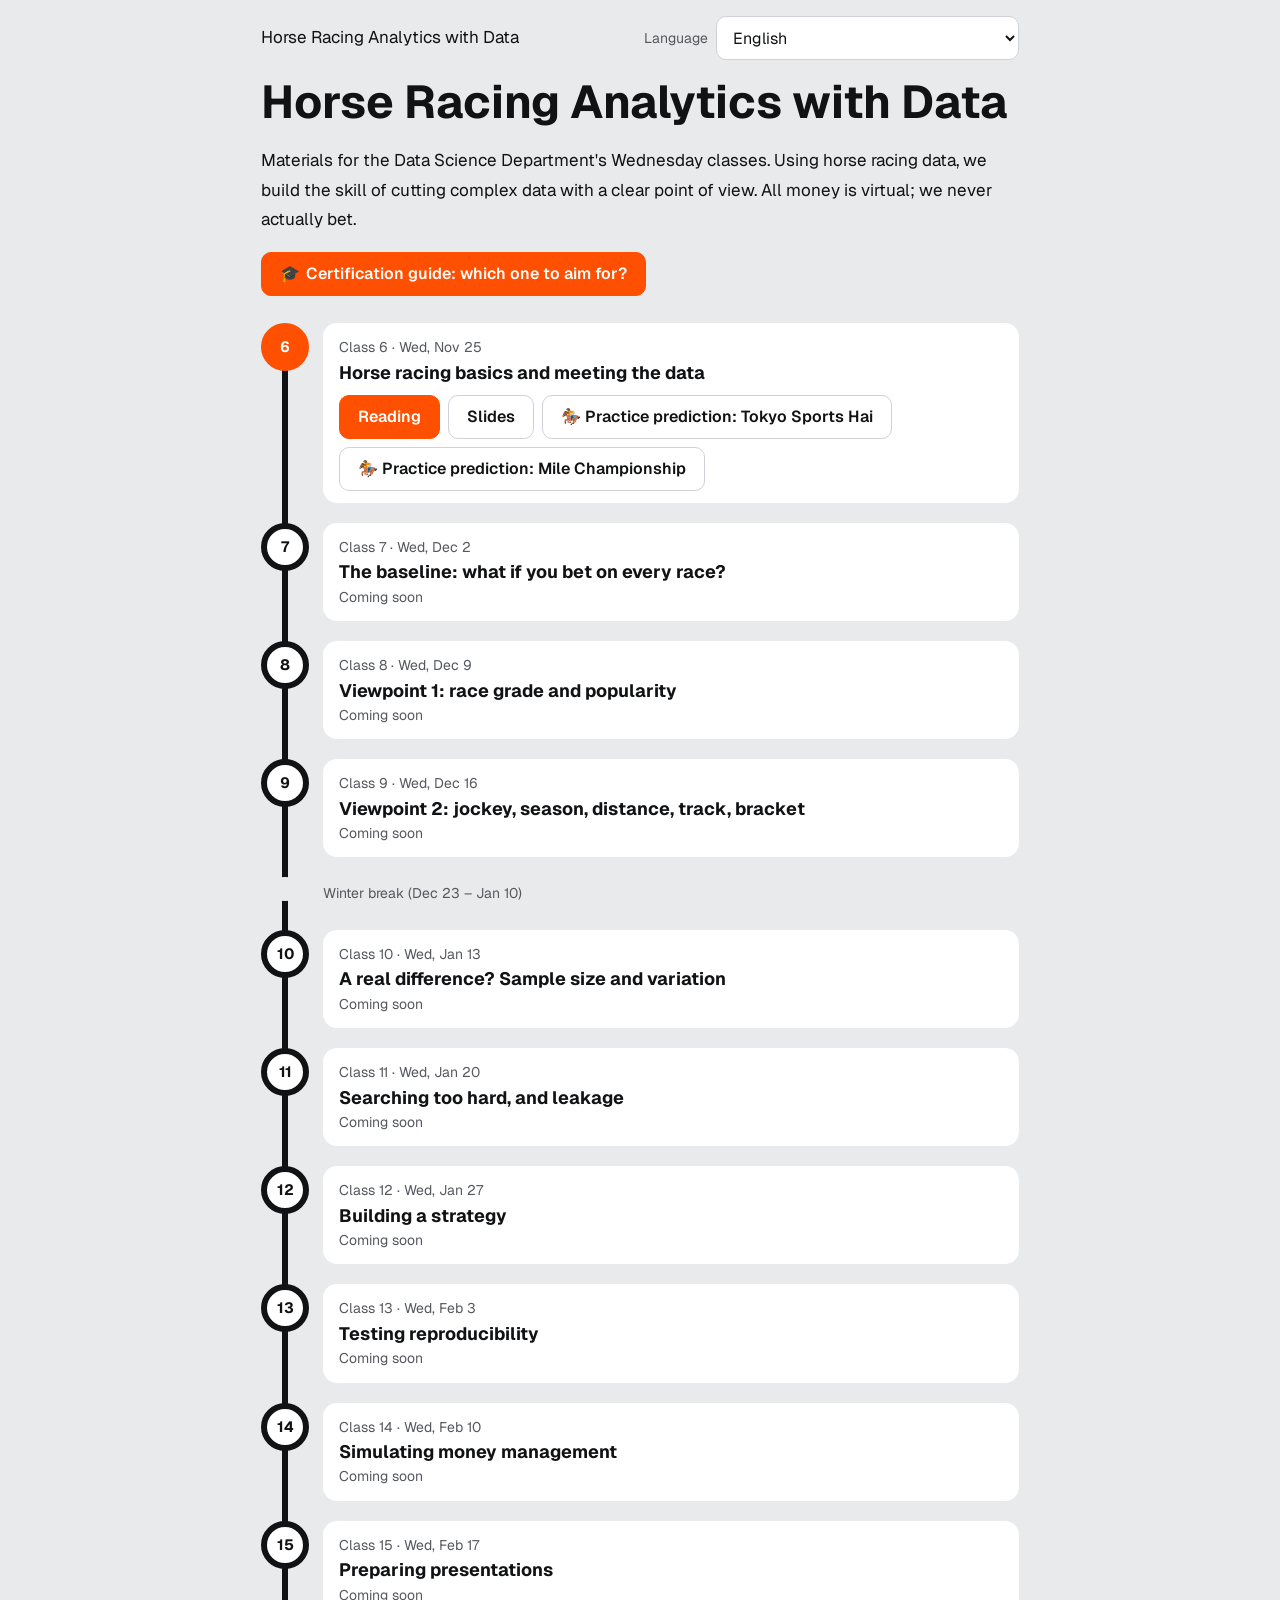
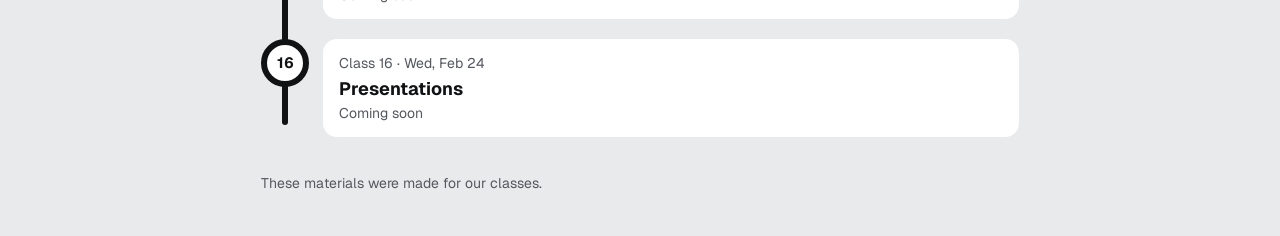
<file: index.html>
<!DOCTYPE html>
<html lang="ja">
<head>
<meta charset="utf-8">
<meta name="viewport" content="width=device-width, initial-scale=1">
<title>データで挑む競馬分析</title>
<link rel="preconnect" href="https://fonts.googleapis.com"><link rel="preconnect" href="https://fonts.gstatic.com" crossorigin>
<link href="https://fonts.googleapis.com/css2?family=Geist:wght@400;600;700&family=Noto+Sans+JP:wght@400;700&family=Noto+Sans+SC:wght@400;700&family=Noto+Sans+Devanagari:wght@400;700&family=Noto+Sans+Bengali:wght@400;700&family=Noto+Sans+Sinhala:wght@400;700&family=Noto+Sans+Myanmar:wght@400;700&display=swap" rel="stylesheet">
<link rel="stylesheet" href="assets/style.css?v=20261125c">
<style>
.route{list-style:none;margin:0;padding:0;position:relative}
.route::before{content:"";position:absolute;left:21px;top:22px;bottom:22px;width:6px;background:var(--line);border-radius:3px}
.route li{position:relative;display:grid;grid-template-columns:48px minmax(0,1fr);gap:14px;padding:10px 0;align-items:start}
.dot{width:48px;height:48px;border-radius:50%;background:var(--card);border:6px solid var(--line);display:grid;place-items:center;font-weight:700;font-size:15px;position:relative;z-index:1}
.route li.open .dot{background:var(--acc);border-color:var(--acc);color:#fff}
.route li.brk{grid-template-columns:48px minmax(0,1fr)}
.route li.brk .dot{border-style:dashed;border-color:var(--sub);background:var(--bg);width:48px;height:24px;border-width:0}
.st{background:var(--card);border-radius:14px;padding:12px 16px}
.st .d{font-size:14px;color:var(--sub)}
.st .t{font-weight:700;font-size:18px;line-height:1.4}
.st .acts{display:flex;flex-wrap:wrap;gap:8px;margin-top:10px}
.brk .st{background:none;padding:4px 0;color:var(--sub);font-size:14px}
</style>
</head>
<body>
<div class="wrap">
 <div class="top"><span class="home" data-t="dsTitle"></span><label class="langsel"><span data-t="lang"></span><select id="lang"></select></label></div>
 <h1 data-t="dsTitle"></h1>
 <p data-t="dsLead"></p>
 <p><a class="btn primary" id="certlink" href="certs/index.html">🎓 <span id="certtxt"></span></a></p>
 <ol class="route" id="route"></ol>
 <footer data-t="footer"></footer>
</div>
<script src="assets/core.js?v=20261125c"></script>
<script src="assets/schedule.js?v=20261125c"></script>
<script>
const DS_READY = { "06": "01" };
const PRACTICE = { "06": [["practice/tosupo2026/index.html", "pr1"], ["practice/milecs2026/index.html", "pr2"]] };
{
const { rb, esc, fill, detect, loadAll, langSelect, apply, fillText, locale } = window.AI;
let lang = detect();
async function render() {
  const [U, D] = await loadAll(["assets/i18n", "i18n"], lang);
  apply(lang); fillText(U.ui); fillText(D.ui); document.title = AI.plain(D.ui.dsTitle);
  document.getElementById("certtxt").innerHTML = rb(D.ui.certs); document.getElementById("certlink").href = `certs/index.html?lang=${lang}`;
  const items = [];
  SCHEDULE.forEach((s, j) => {
    if (s.breakBefore) items.push(`<li class="brk"><span class="dot"></span><div class="st">${rb(U.ui.winterBreak)}</div></li>`);
    const open = DS_READY[s.id];
    const d = fmtDate(s.date, locale(lang));
    const acts = open ? `<div class="acts"><a class="btn primary" href="lessons/${DS_READY[s.id]}/index.html?lang=${lang}">${rb(U.ui.read)}</a><a class="btn" href="lessons/${DS_READY[s.id]}/slides.html?lang=${lang}">${rb(U.ui.slides)}</a>${(PRACTICE[s.id] || []).map(([href, k]) => `<a class="btn" href="${href}?lang=${lang}">🏇 ${rb(D.ui.practice)}: ${rb(D.ui[k])}</a>`).join("")}</div>` : `<div class="d">${rb(U.ui.soon)}</div>`;
    items.push(`<li class="${open ? "open" : ""}"><span class="dot">${s.n}</span><div class="st"><div class="d">${rb(fill(U.ui.cls, { k: s.n }))} · ${esc(d)}</div><div class="t">${rb(D.sessions[j])}</div>${acts}</div></li>`);
  });
  document.getElementById("route").innerHTML = items.join("");
}
langSelect(document.getElementById("lang"), lang, v => { lang = v; render(); });
render();
}
</script>
</body>
</html>
</file>
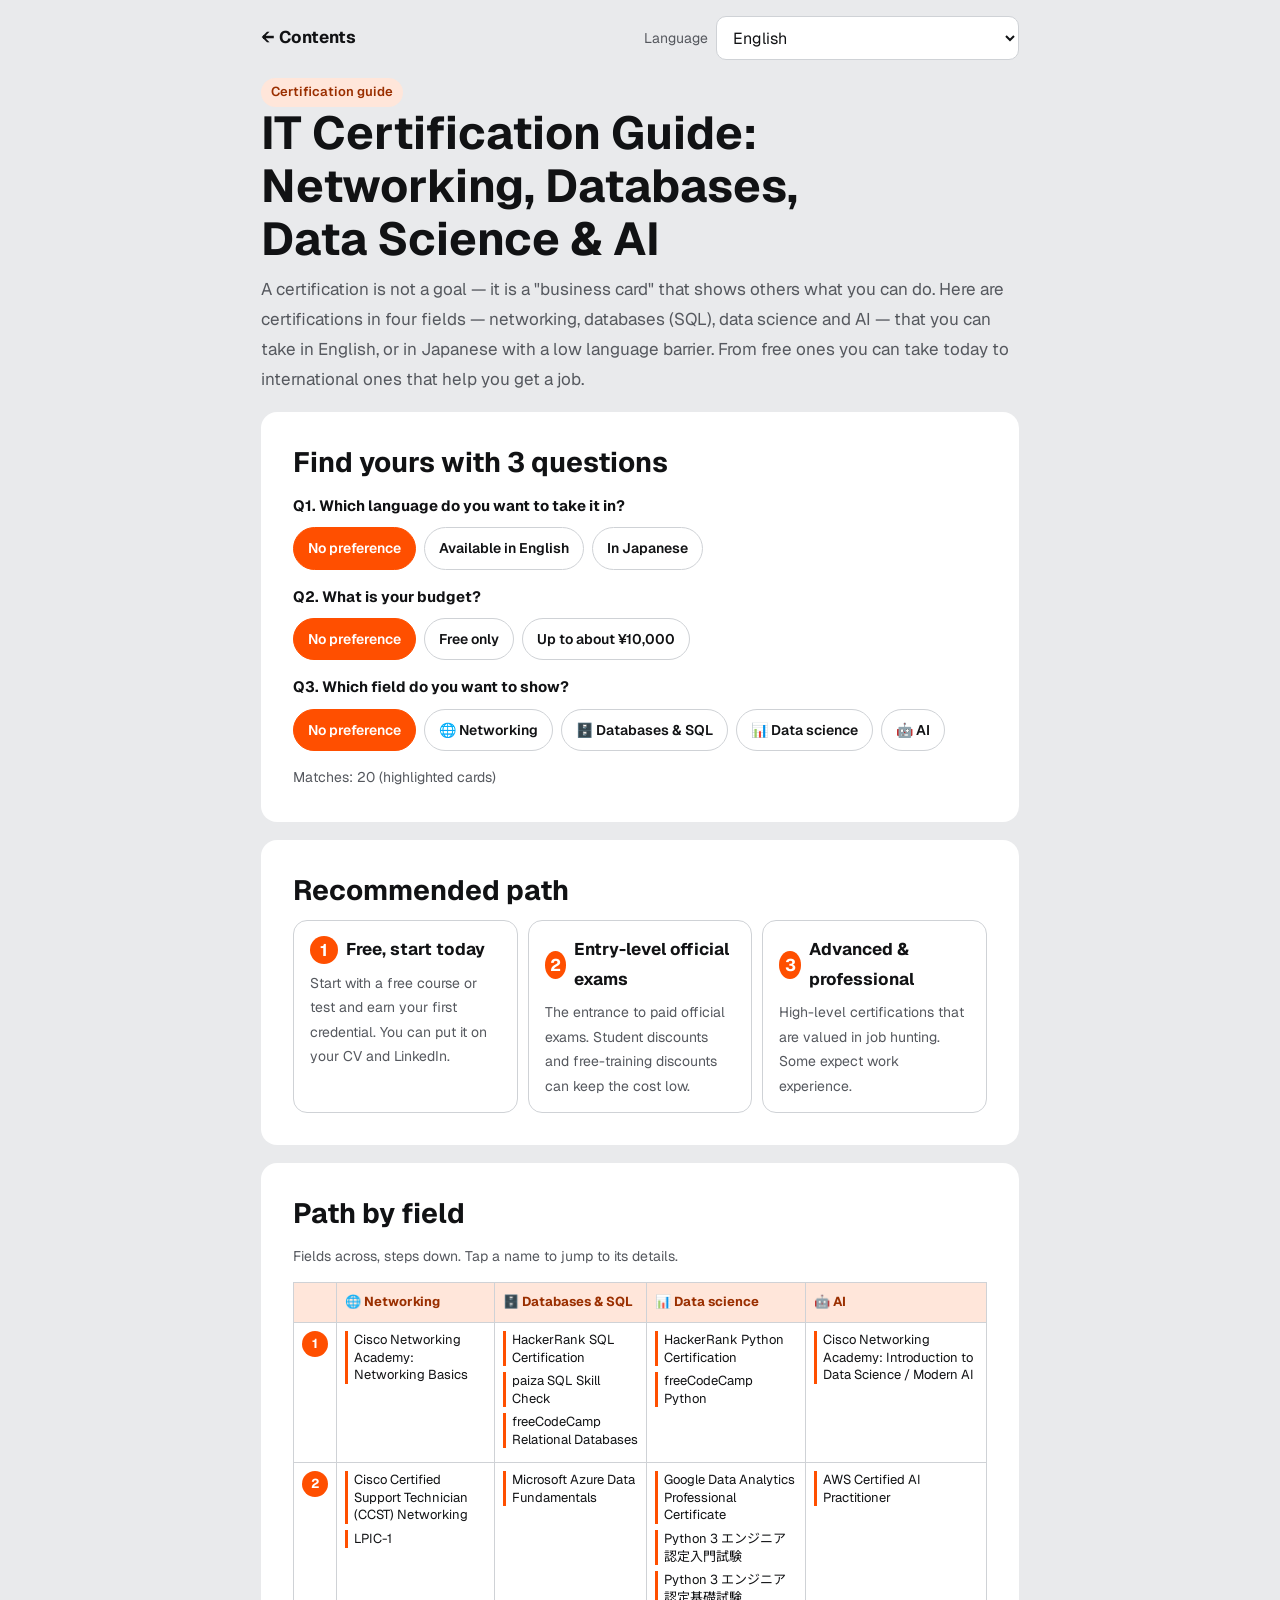
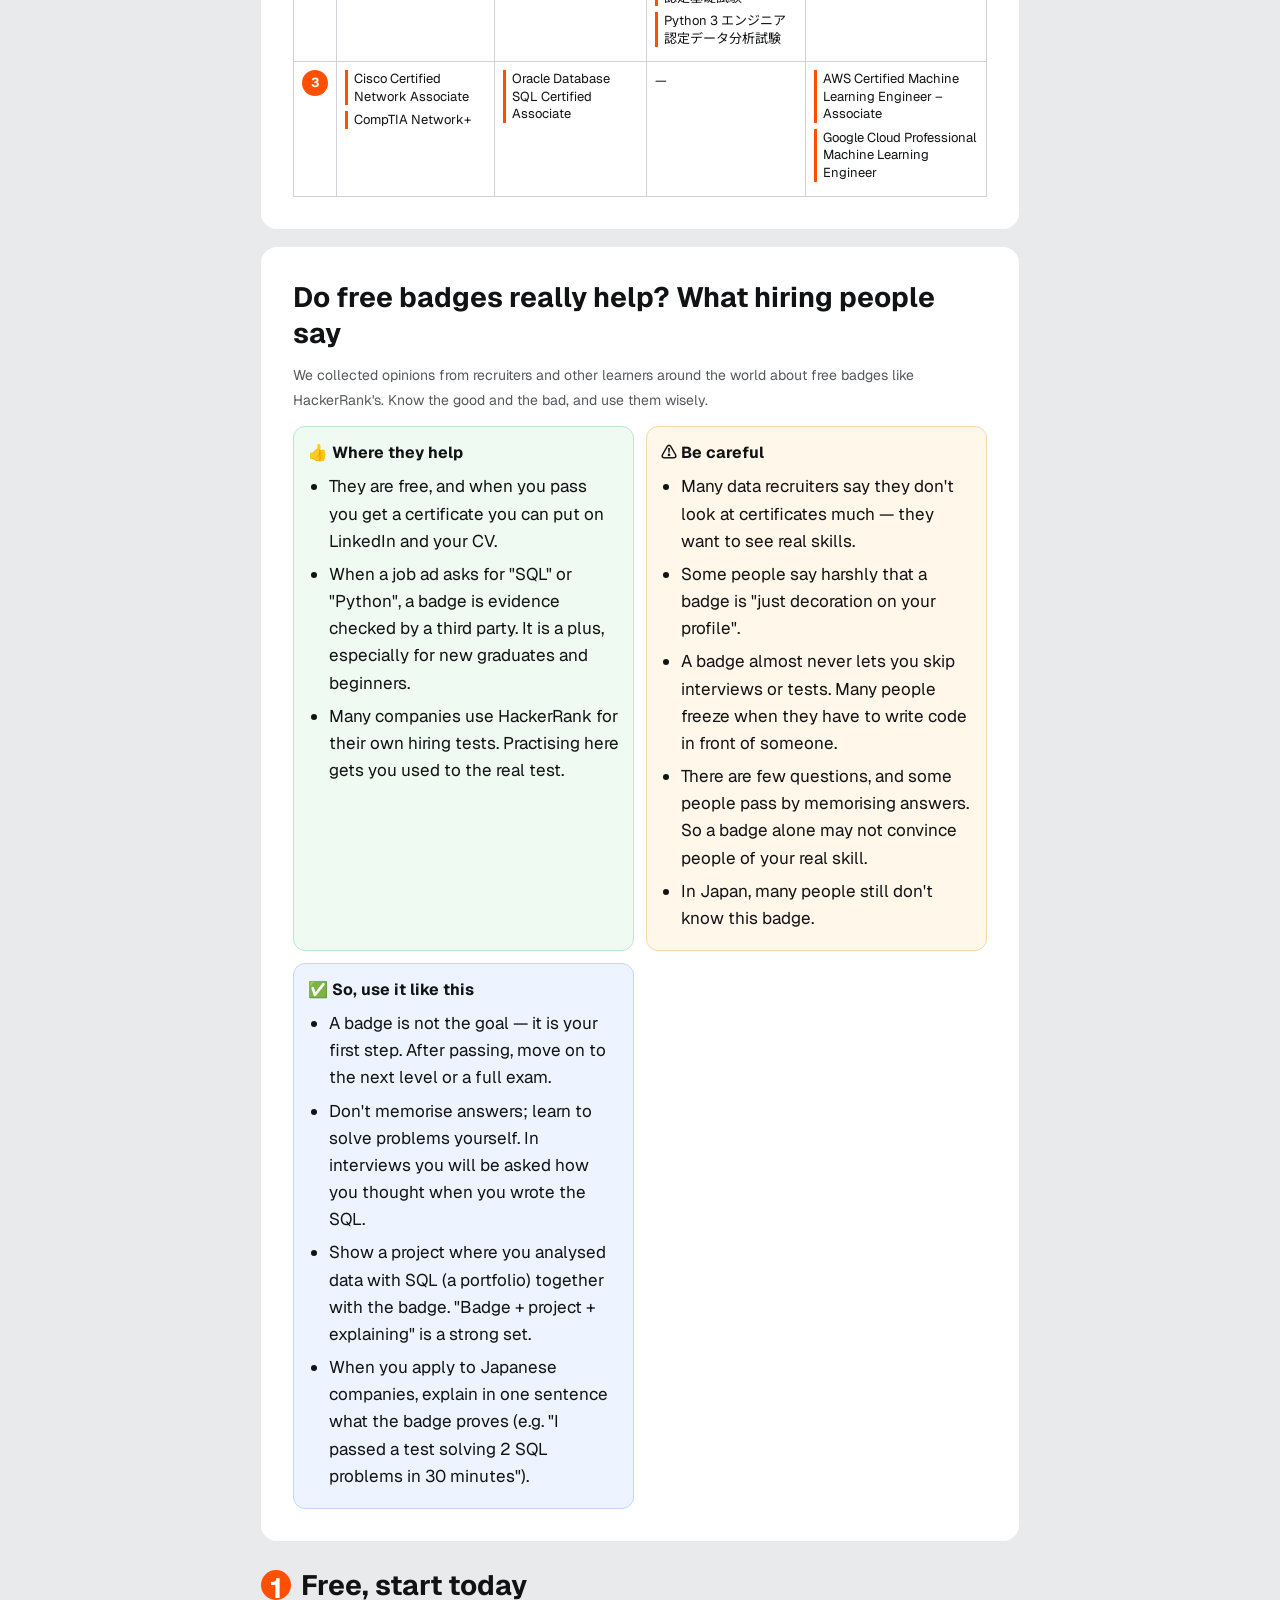
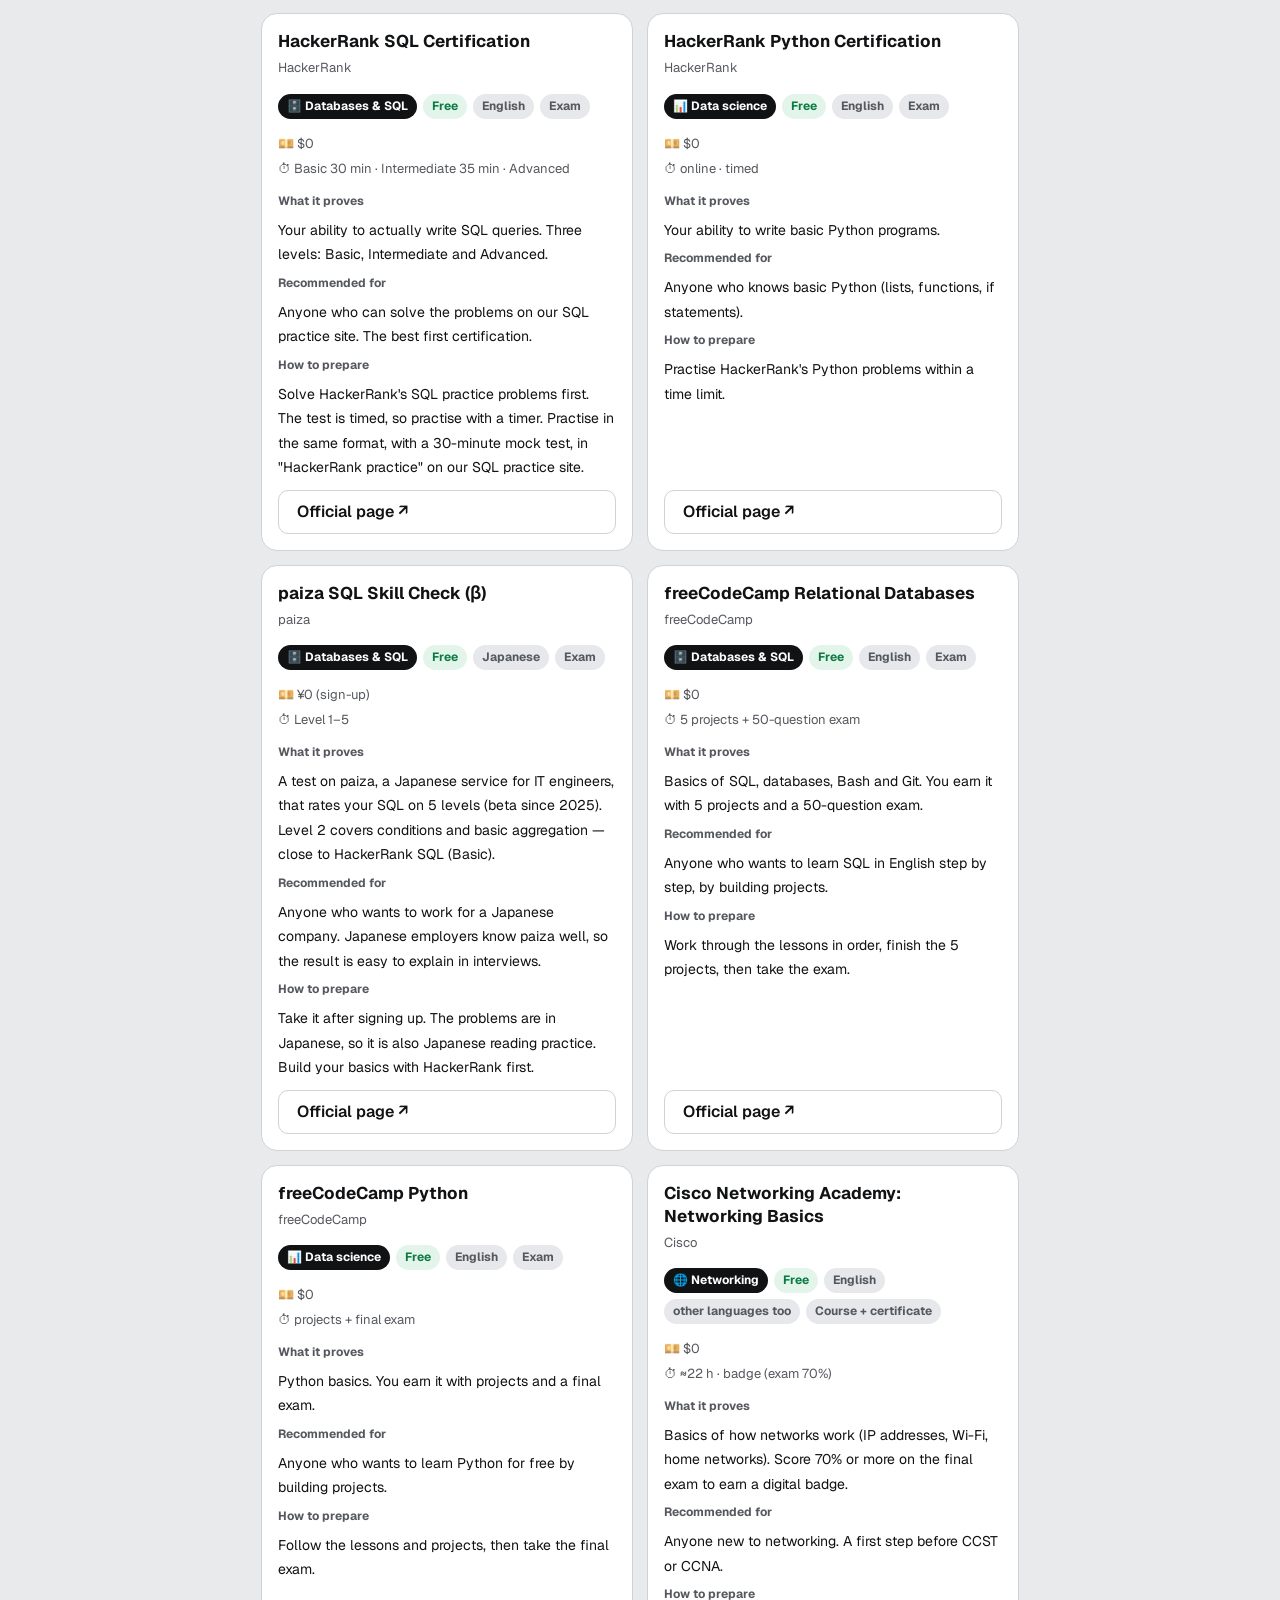
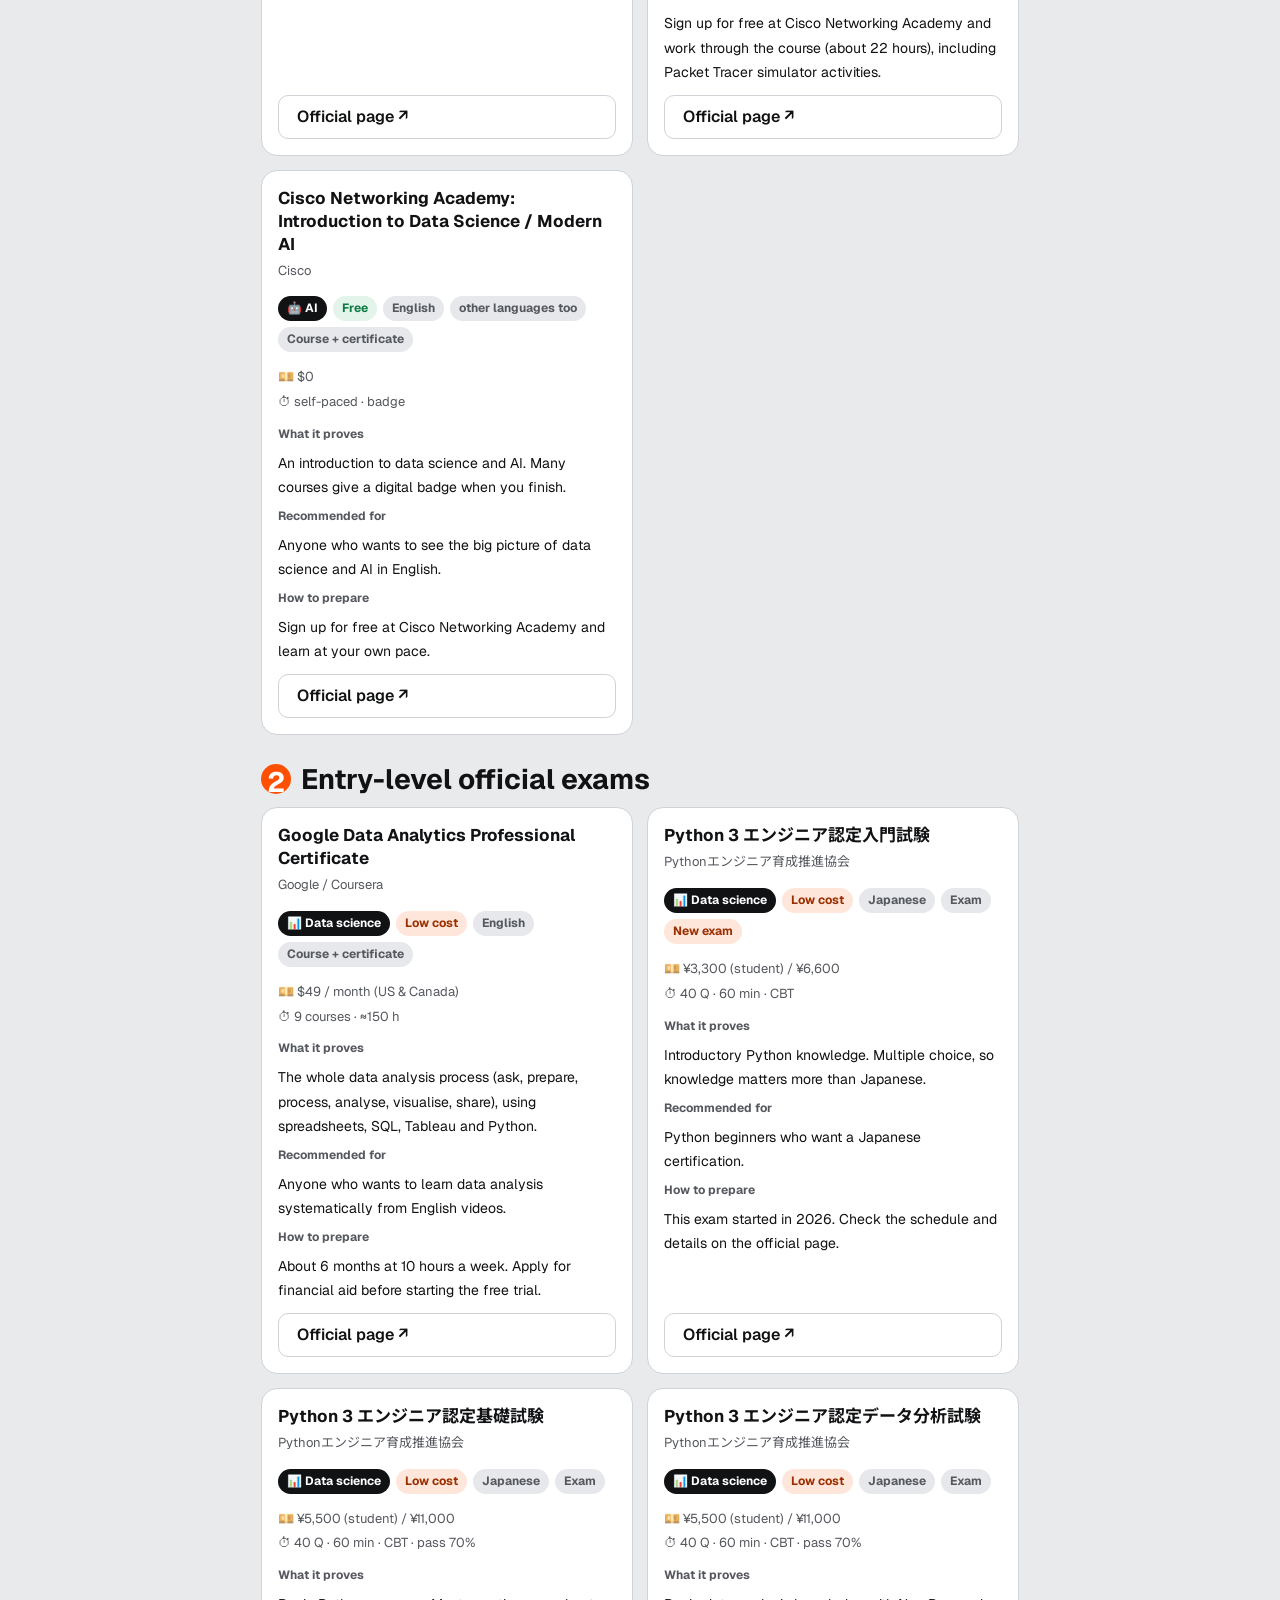
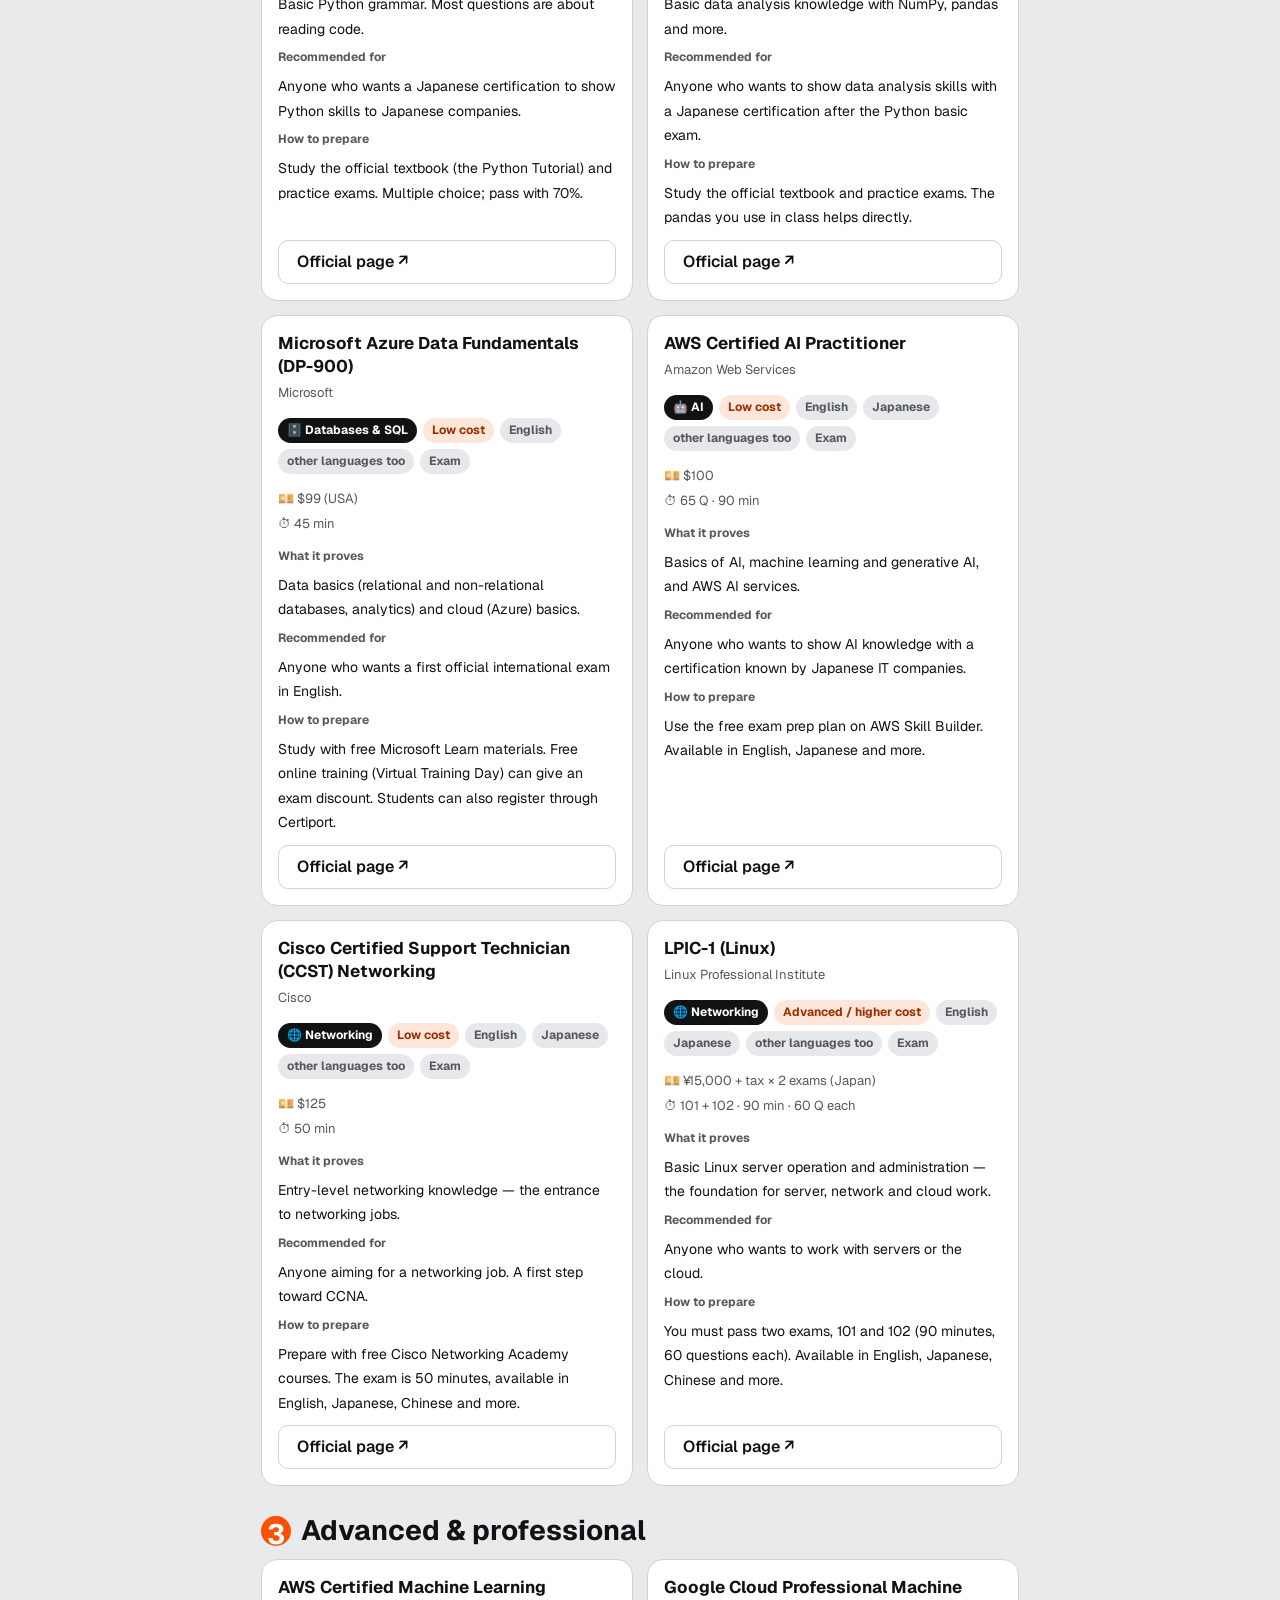
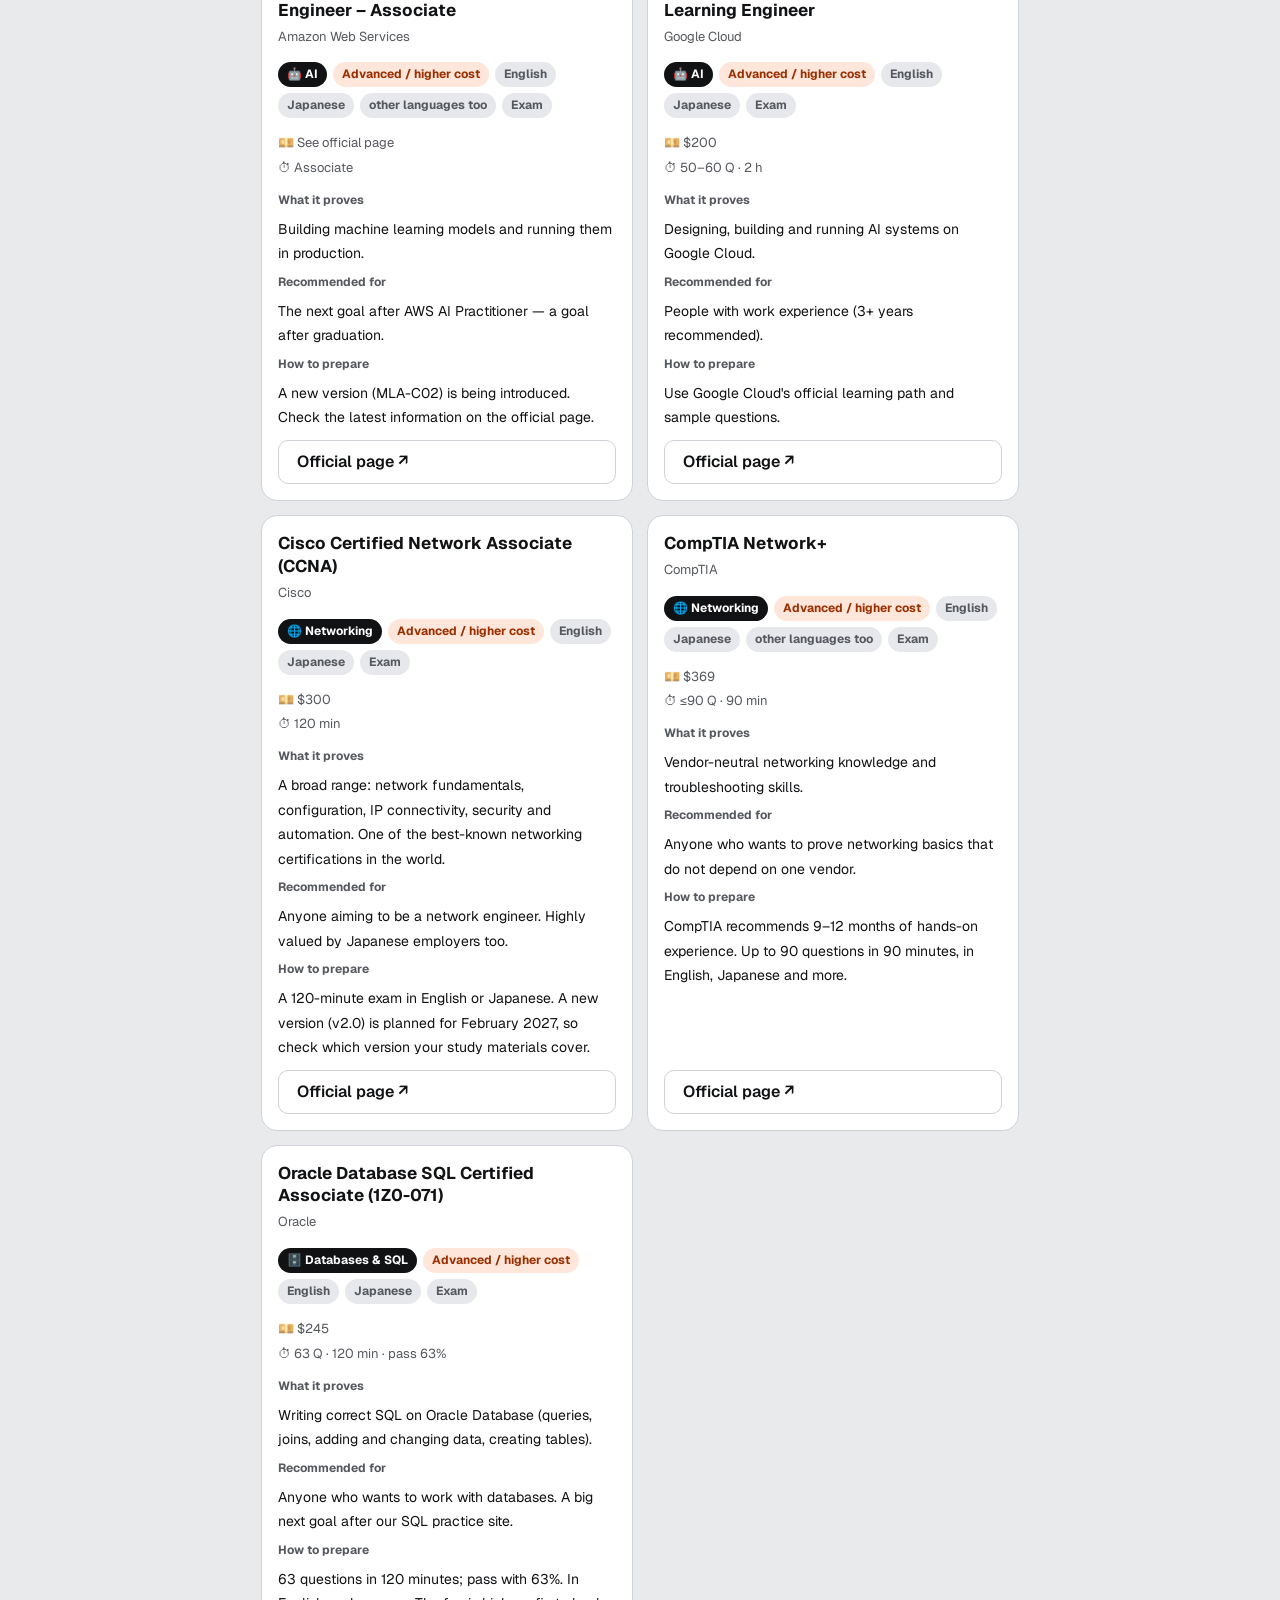
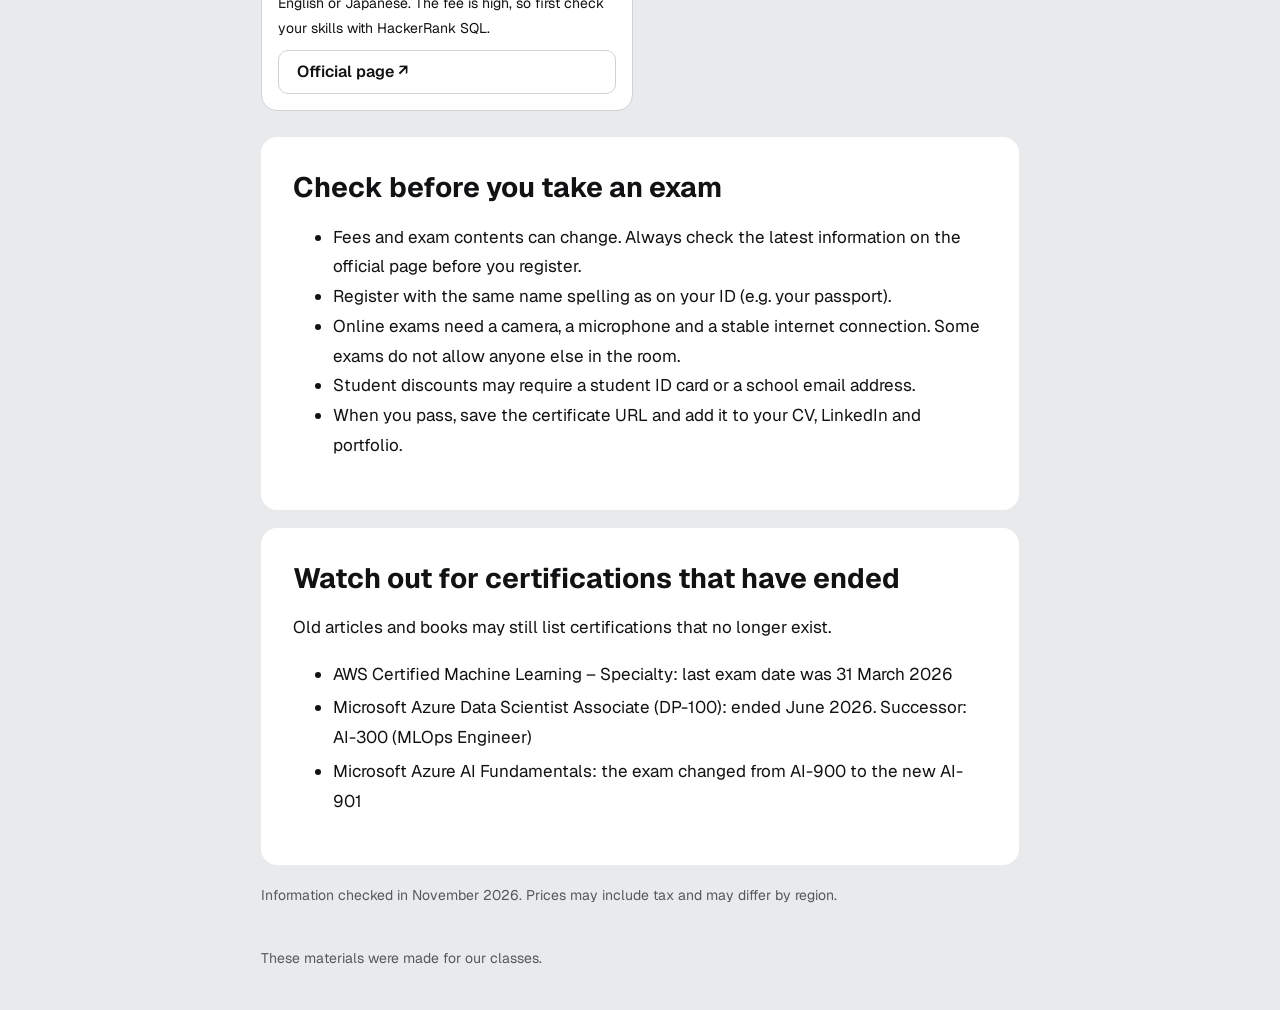
<file: certs/index.html>
<!DOCTYPE html>
<html lang="ja">
<head>
<meta charset="utf-8">
<meta name="viewport" content="width=device-width, initial-scale=1">
<title>資格ガイド</title>
<link rel="preconnect" href="https://fonts.googleapis.com"><link rel="preconnect" href="https://fonts.gstatic.com" crossorigin>
<link href="https://fonts.googleapis.com/css2?family=Geist:wght@400;600;700&family=Noto+Sans+JP:wght@400;700&family=Noto+Sans+SC:wght@400;700&family=Noto+Sans+Devanagari:wght@400;700&family=Noto+Sans+Bengali:wght@400;700&family=Noto+Sans+Sinhala:wght@400;700&family=Noto+Sans+Myanmar:wght@400;700&display=swap" rel="stylesheet">
<link rel="stylesheet" href="../assets/style.css?v=20261126e">
<style>
.finder{display:grid;gap:14px}
.fq{display:grid;gap:8px}
.fq b{font-size:15px}
.seg{display:flex;flex-wrap:wrap;gap:8px}
.seg button{font:inherit;font-size:14px;font-weight:600;padding:8px 14px;border-radius:999px;border:1px solid var(--rule);background:var(--card);color:var(--ink);cursor:pointer}
.seg button.on{background:var(--acc);border-color:var(--acc);color:#fff}
.count{font-size:14px;color:var(--sub)}
.steps{display:grid;gap:10px;grid-template-columns:repeat(auto-fit,minmax(220px,1fr))}
.stp{border-radius:14px;padding:14px 16px;background:var(--card);border:1px solid var(--rule)}
.stp .n{display:inline-grid;place-items:center;width:28px;height:28px;border-radius:50%;background:var(--acc);color:#fff;font-weight:700;margin-right:8px}
.stp h3{margin:0 0 6px;font-size:17px;display:flex;align-items:center}
.stp p{margin:0;font-size:14px;color:var(--sub)}
.grid{display:grid;gap:14px;grid-template-columns:repeat(auto-fill,minmax(300px,1fr))}
.cc{border-radius:16px;padding:16px;background:var(--card);border:1px solid var(--rule);display:flex;flex-direction:column;gap:10px}
.cc.dim{opacity:.35}
.cc.hit{border-color:var(--acc);box-shadow:0 0 0 2px var(--accsoft)}
.cc h3{margin:0;font-size:17px;line-height:1.35}
.cc .org{font-size:13px;color:var(--sub);margin-top:-6px}
.cc .chips{display:flex;flex-wrap:wrap;gap:6px}
.cc .k{font-size:12px;font-weight:700;padding:2px 9px;border-radius:999px;background:var(--accsoft);color:var(--acctext);white-space:nowrap}
.cc .k.g{background:light-dark(#e6e8eb,#2a2d31);color:var(--sub)}
.cc .k.free{background:light-dark(#e3f5ea,#0f2a1c);color:var(--ok)}
.cc dl{margin:0;display:grid;gap:6px;font-size:14px}
.cc dt{font-size:12px;color:var(--sub);font-weight:700}
.cc dd{margin:0}
.cc .meta{font-size:13px;color:var(--sub);display:grid;gap:2px}
.cc .go{margin-top:auto}
.stepH{margin:26px 0 10px;display:flex;align-items:center;gap:10px}
.stepH .n{display:inline-grid;place-items:center;width:30px;height:30px;border-radius:50%;background:var(--acc);color:#fff;font-weight:700}
.retired li{margin:4px 0}
.cc .k.f{background:var(--ink);color:var(--card)}
.scroll{overflow-x:auto;-webkit-overflow-scrolling:touch}
.mtx{width:100%;border-collapse:collapse;font-size:13px;min-width:620px}
.mtx th,.mtx td{border:1px solid var(--rule);padding:8px;vertical-align:top;text-align:left}
.mtx thead th{background:var(--accsoft);color:var(--acctext);font-size:13px}
.mtx tbody th{width:40px;text-align:center}
.mtx .n{display:inline-grid;place-items:center;width:26px;height:26px;border-radius:50%;background:var(--acc);color:#fff;font-weight:700}
.mtx a{display:block;margin:0 0 6px;color:var(--ink);text-decoration:none;border-left:3px solid var(--acc);padding-left:6px;line-height:1.35}
.mtx a.off{opacity:.35}
.cc{scroll-margin-top:16px}
.vgrid{display:grid;grid-template-columns:repeat(auto-fit,minmax(260px,1fr));gap:12px;margin-top:10px}
.vbox{border-radius:12px;padding:12px 14px;border:1px solid #e3e7ee}.vbox h3{margin:0 0 6px;font-size:1rem}.vbox ul{margin:0;padding-left:1.2em}.vbox li{margin:.35em 0;line-height:1.6}
.v-good{background:#effaf3;border-color:#bfe6cc}.v-bad{background:#fff7ea;border-color:#f3d9a6}.v-do{background:#eef4ff;border-color:#c4d6fb}
</style>
</head>
<body>
<div class="wrap">
 <div class="top"><a class="home" id="home" href="../index.html">← <span data-t="toc"></span></a><label class="langsel"><span data-t="lang"></span><select id="lang"></select></label></div>
 <main id="main"></main>
 <footer data-t="footer"></footer>
</div>
<script src="../assets/core.js?v=20261126e"></script>
<script src="data.js?v=20261126e"></script>
<script>
{
const { rb, esc, fill, detect, loadAll, langSelect, apply, fillText, plain } = window.AI;
const C = window.CERTS;
let lang = detect(), L, u;
const sel = { lang: "any", cost: "any", field: "any" };
const FIELDS = ["net", "db", "ds", "ai"];
const FICON = { net: "🌐", db: "🗄️", ds: "📊", ai: "🤖" };
const main = document.getElementById("main");

function match(c) {
  if (sel.lang === "en" && !c.langs.includes("en")) return false;
  if (sel.lang === "ja" && !c.langs.includes("ja")) return false;
  if (sel.cost === "free" && c.cost !== "free") return false;
  if (sel.cost === "low" && c.cost === "mid") return false;
  if (sel.field !== "any" && c.field !== sel.field) return false;
  return true;
}
const langChip = c => c.langs.map(l => `<span class="k g">${rb(L.langName[l])}</span>`).join("");
function card(c) {
  const T = L.c[c.id], on = match(c), any = sel.lang !== "any" || sel.cost !== "any" || sel.field !== "any";
  return `<article class="cc ${on ? (any ? "hit" : "") : "dim"}" id="c-${c.id}">
    <h3>${esc(c.name)}</h3><div class="org">${esc(c.org)}</div>
    <div class="chips"><span class="k f">${FICON[c.field]} ${rb(L.fields[c.field])}</span><span class="k ${c.cost === "free" ? "free" : ""}">${rb(L.costName[c.cost])}</span>${langChip(c)}<span class="k g">${rb(c.course ? L.typeCourse : L.typeExam)}</span>${c.isNew ? `<span class="k">${rb(L.newTag)}</span>` : ""}</div>
    <div class="meta"><span>💴 ${esc(c.price === "—" ? plain(L.seeOfficial) : c.price)}</span><span>⏱ ${esc(c.fmt)}</span></div>
    <dl><dt>${rb(L.dtWhat)}</dt><dd>${rb(T.what)}</dd><dt>${rb(L.dtWho)}</dt><dd>${rb(T.who)}</dd><dt>${rb(L.dtPrep)}</dt><dd>${rb(T.prep)}</dd></dl>
    <a class="btn go" href="${c.url}" target="_blank" rel="noopener">${rb(L.official)} ↗</a>
  </article>`;
}
function seg(key, opts) {
  return `<div class="seg" data-k="${key}">${opts.map(([v, t]) => `<button type="button" data-v="${v}" class="${sel[key] === v ? "on" : ""}">${rb(t)}</button>`).join("")}</div>`;
}
function draw() {
  const n = C.filter(match).length;
  const list = [1, 2, 3].map(s => `<h2 class="stepH"><span class="n">${s}</span>${rb(L.stepTitle[s - 1])}</h2><div class="grid">${C.filter(c => c.step === s).map(card).join("")}</div>`).join("");
  main.innerHTML = `<span class="tag">${rb(L.tag)}</span><h1>${rb(L.title)}</h1><p class="note" style="font-size:17px;margin-top:0">${rb(L.lead)}</p>
  <section class="card"><h2>${rb(L.findH)}</h2><div class="finder">
    <div class="fq"><b>Q1. ${rb(L.q1)}</b>${seg("lang", [["any", L.any], ["en", L.q1en], ["ja", L.q1ja]])}</div>
    <div class="fq"><b>Q2. ${rb(L.q2)}</b>${seg("cost", [["any", L.any], ["free", L.q2free], ["low", L.q2low]])}</div>
    <div class="fq"><b>Q3. ${rb(L.q3)}</b>${seg("field", [["any", L.any], ...FIELDS.map(f => [f, FICON[f] + " " + L.fields[f]])])}</div>
    <div class="count">${rb(fill(L.count, { n }))}</div></div></section>
  <section class="card"><h2>${rb(L.routeH)}</h2><div class="steps">${[0, 1, 2].map(i => `<div class="stp"><h3><span class="n">${i + 1}</span>${rb(L.stepTitle[i])}</h3><p>${rb(L.stepText[i])}</p></div>`).join("")}</div></section>
  <section class="card"><h2>${rb(L.mapH)}</h2><p class="note" style="margin-top:0">${rb(L.mapLead)}</p><div class="scroll"><table class="mtx"><thead><tr><th></th>${FIELDS.map(f => `<th>${FICON[f]} ${rb(L.fields[f])}</th>`).join("")}</tr></thead><tbody>${[1, 2, 3].map(st => `<tr><th><span class="n">${st}</span></th>${FIELDS.map(f => `<td>${C.filter(c => c.step === st && c.field === f).map(c => `<a href="#c-${c.id}" class="${match(c) ? "" : "off"}">${esc(c.name.replace(/ \(.*\)$/, ""))}</a>`).join("") || "—"}</td>`).join("")}</tr>`).join("")}</tbody></table></div></section>
  <section class="card val"><h2>${rb(L.valH)}</h2><p class="note" style="margin-top:0">${rb(L.valLead)}</p><div class="vgrid">${[["good","👍"],["bad","⚠️"],["do","✅"]].map(([k,ic]) => `<div class="vbox v-${k}"><h3>${ic} ${rb(L[k+"H"])}</h3><ul>${L[k].map(t => `<li>${rb(t)}</li>`).join("")}</ul></div>`).join("")}</div></section>
  ${list}
  <section class="card" style="margin-top:26px"><h2>${rb(L.tipsH)}</h2><ul>${L.tips.map(t => `<li>${rb(t)}</li>`).join("")}</ul></section>
  <section class="card"><h2>${rb(L.retiredH)}</h2><p>${rb(L.retiredLead)}</p><ul class="retired">${L.retired.map(t => `<li>${rb(t)}</li>`).join("")}</ul></section>
  <p class="note">${rb(L.checked)}</p>`;
  main.querySelectorAll(".seg").forEach(s => s.querySelectorAll("button").forEach(b => b.onclick = () => { sel[s.dataset.k] = b.dataset.v; draw(); }));
}
async function render() {
  const [U, D] = await loadAll(["../assets/i18n", "i18n"], lang);
  u = U.ui; L = D;
  apply(lang); fillText(u);
  document.getElementById("home").href = `../index.html?lang=${lang}`;
  document.title = plain(L.title);
  draw();
}
langSelect(document.getElementById("lang"), lang, v => { lang = v; render(); });
render();
}
</script>
</body>
</html>
</file>
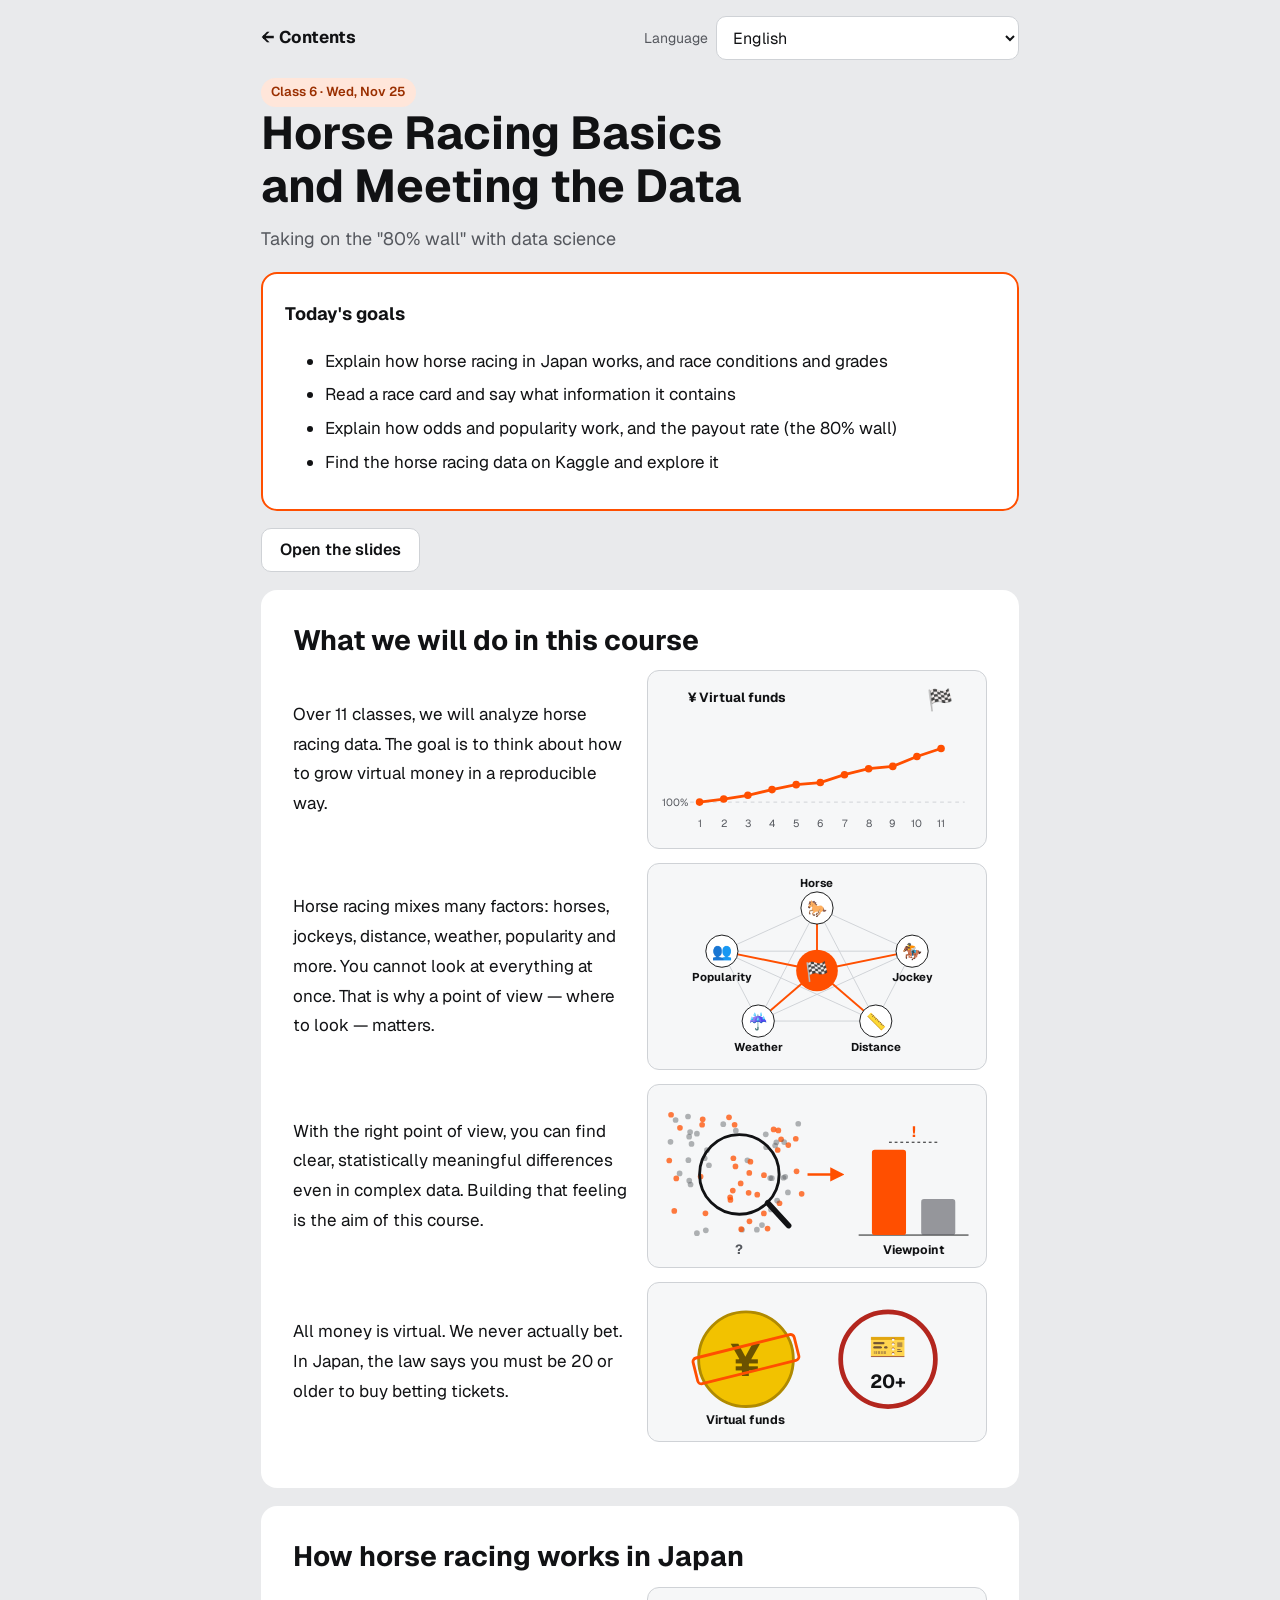
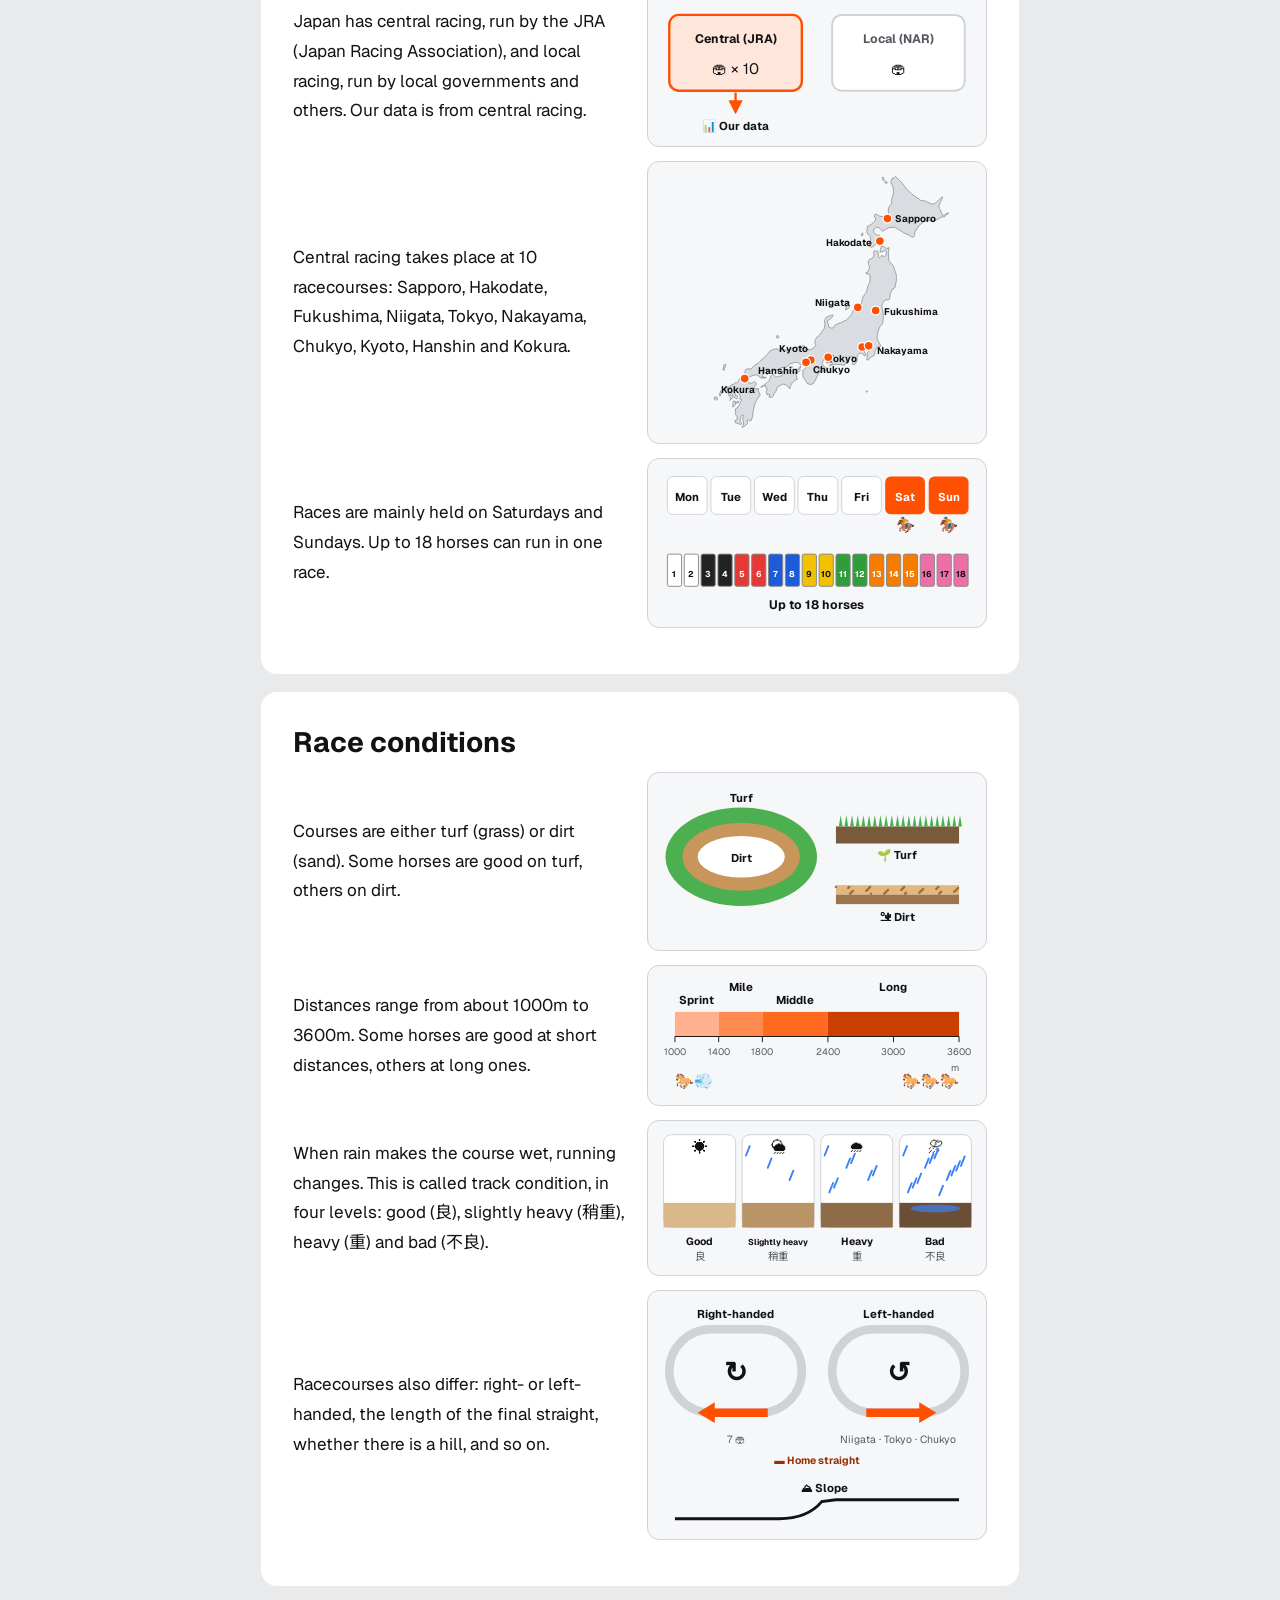
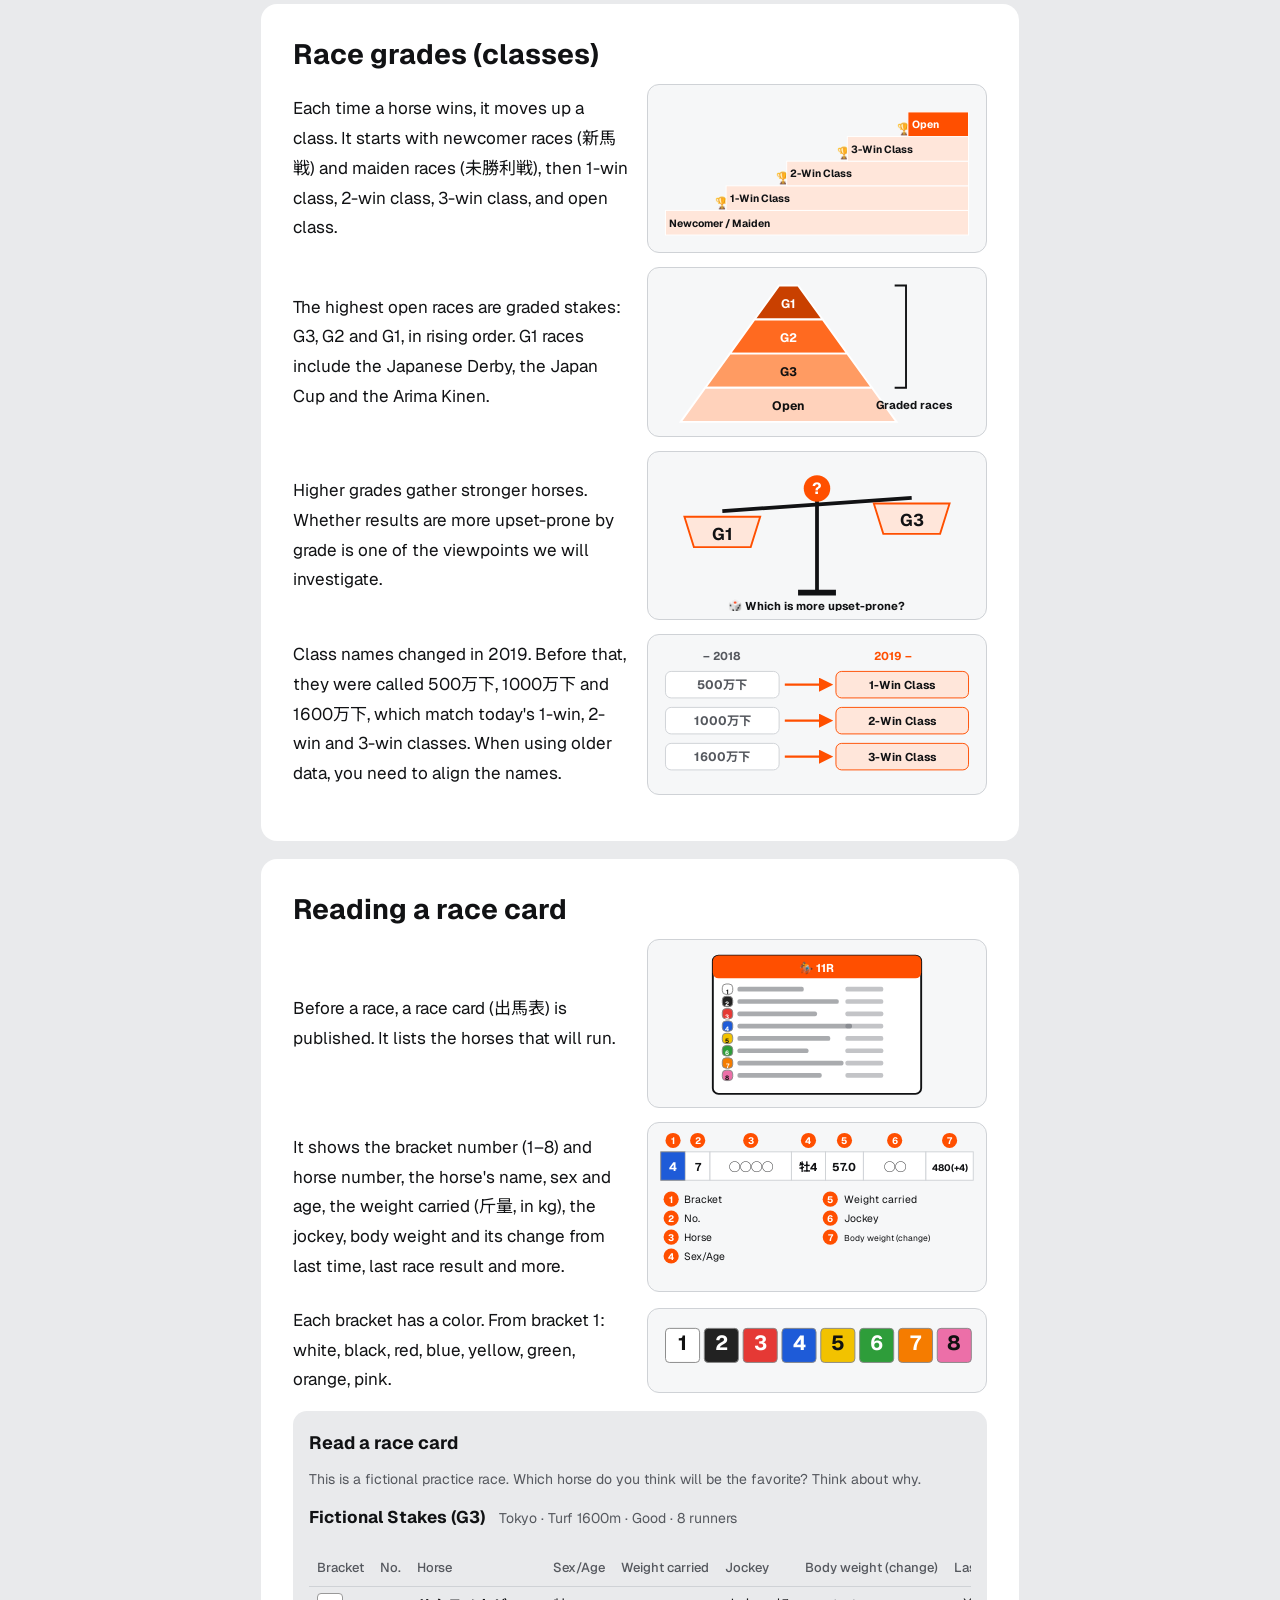
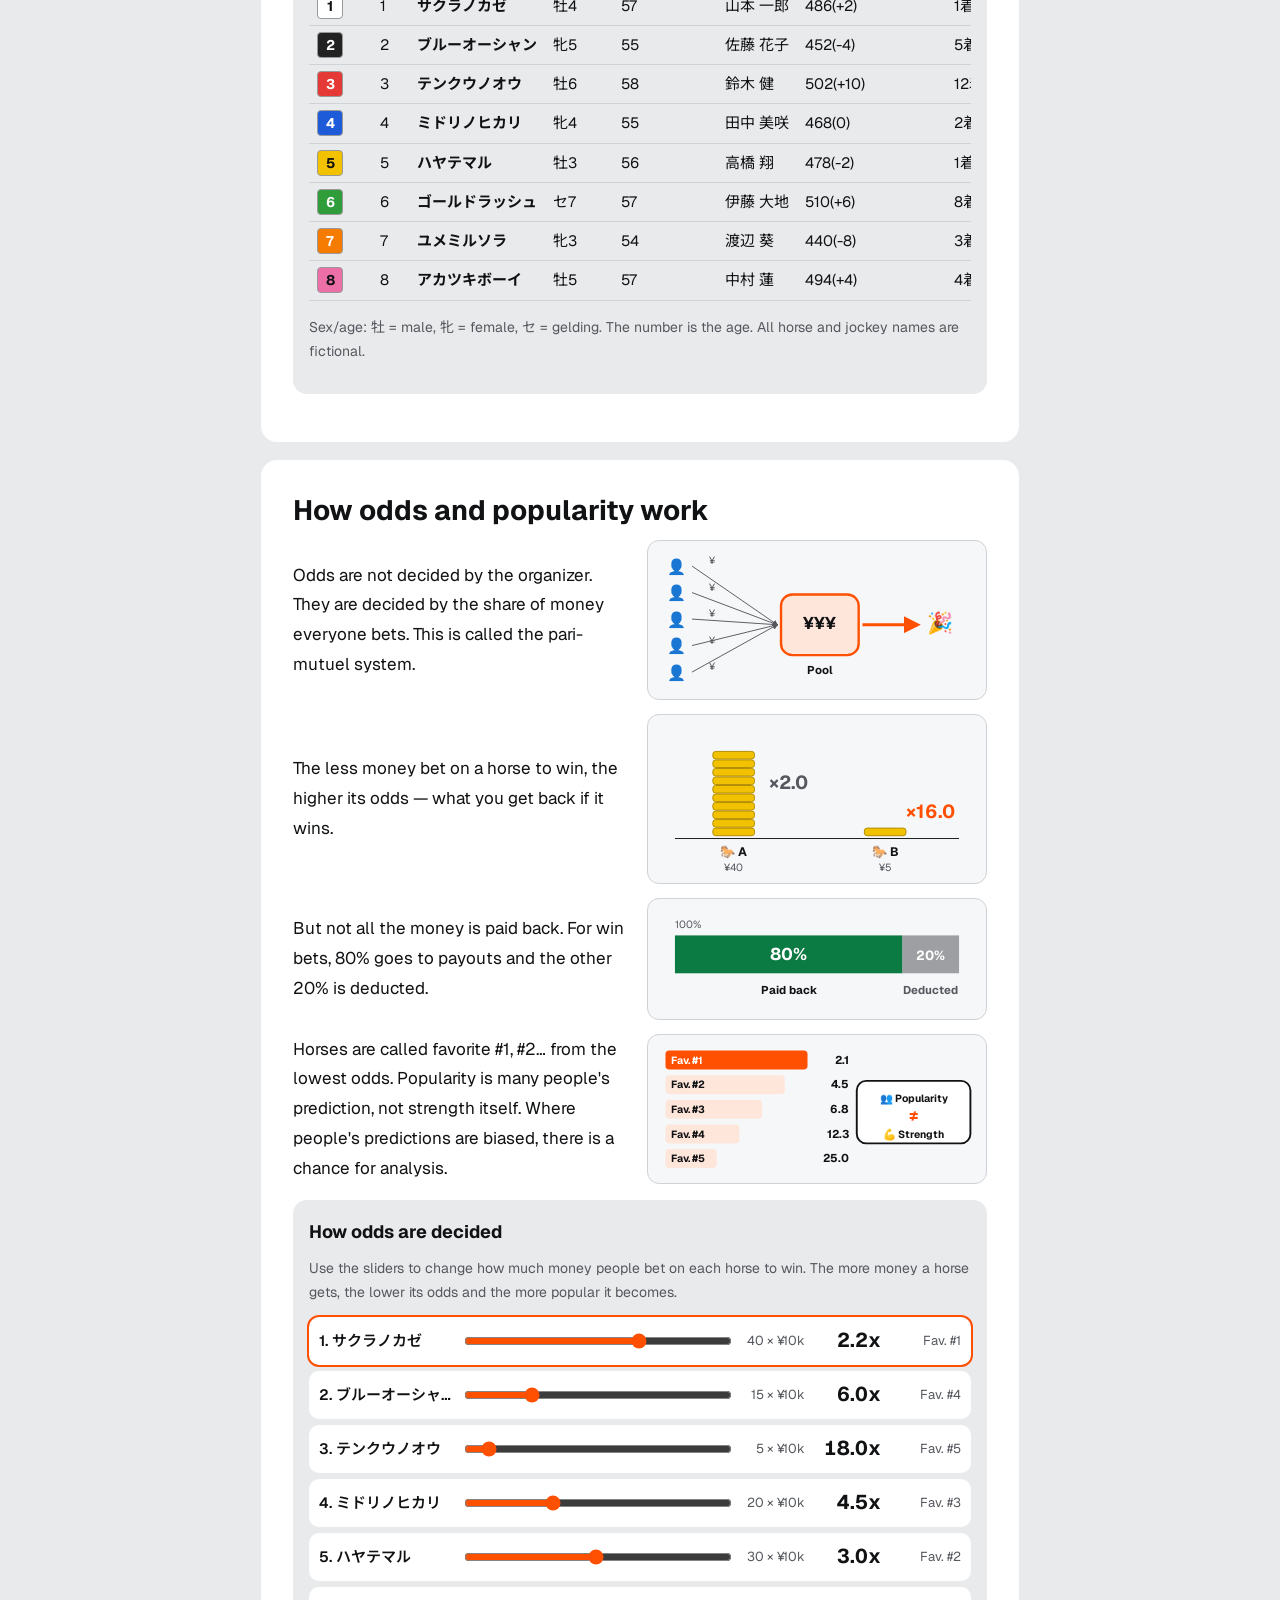
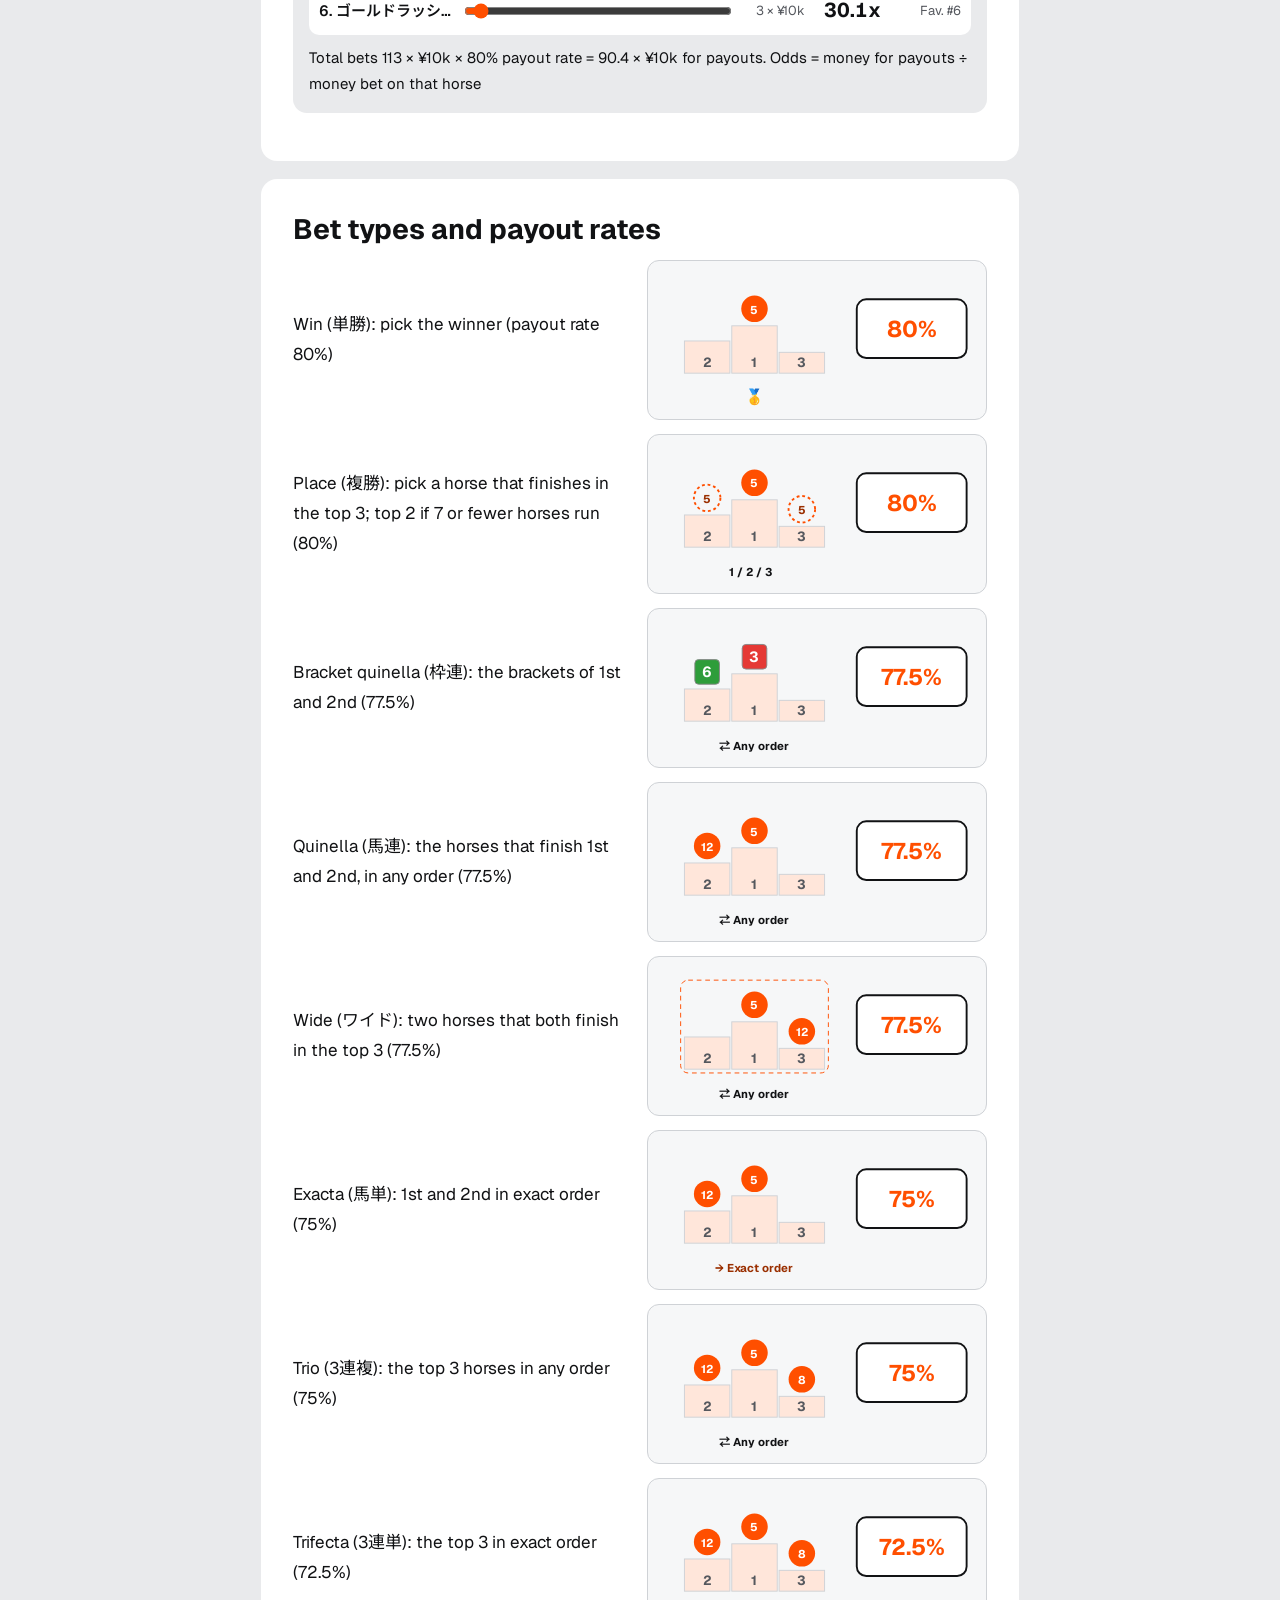
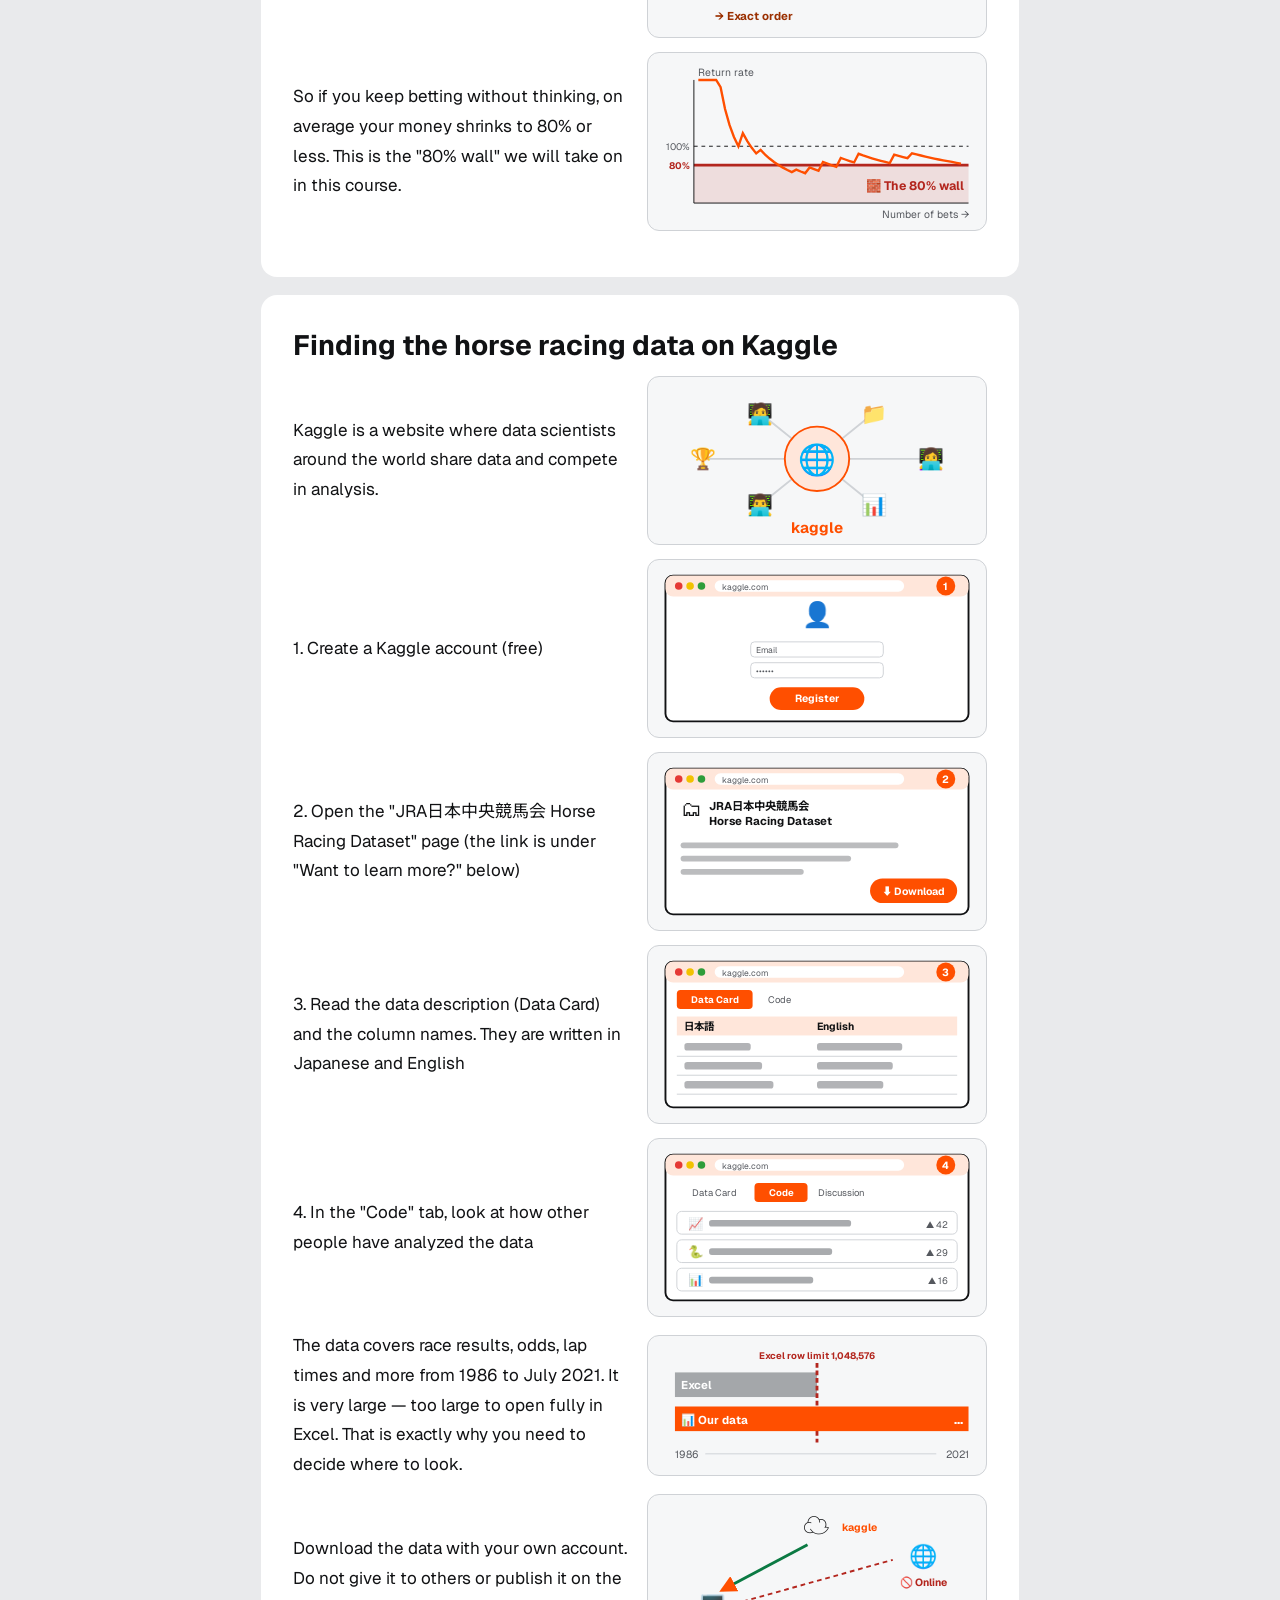
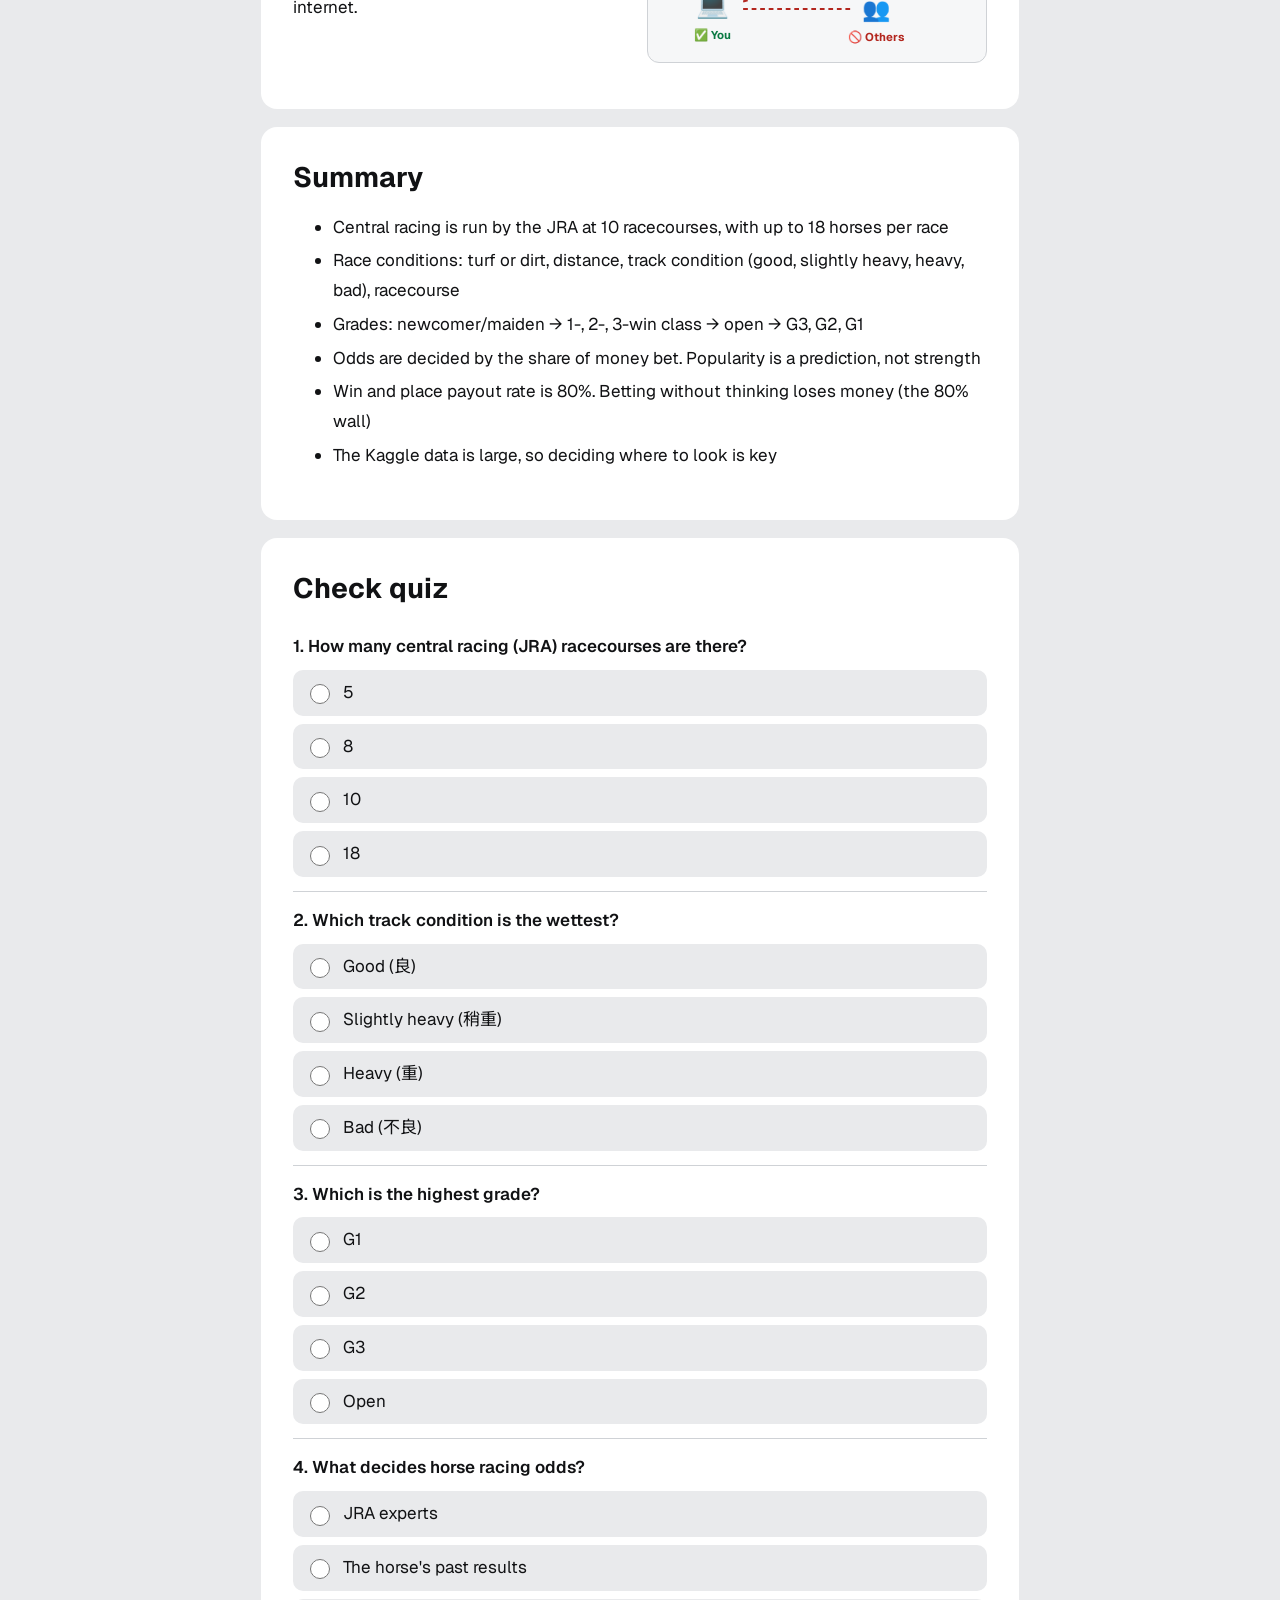
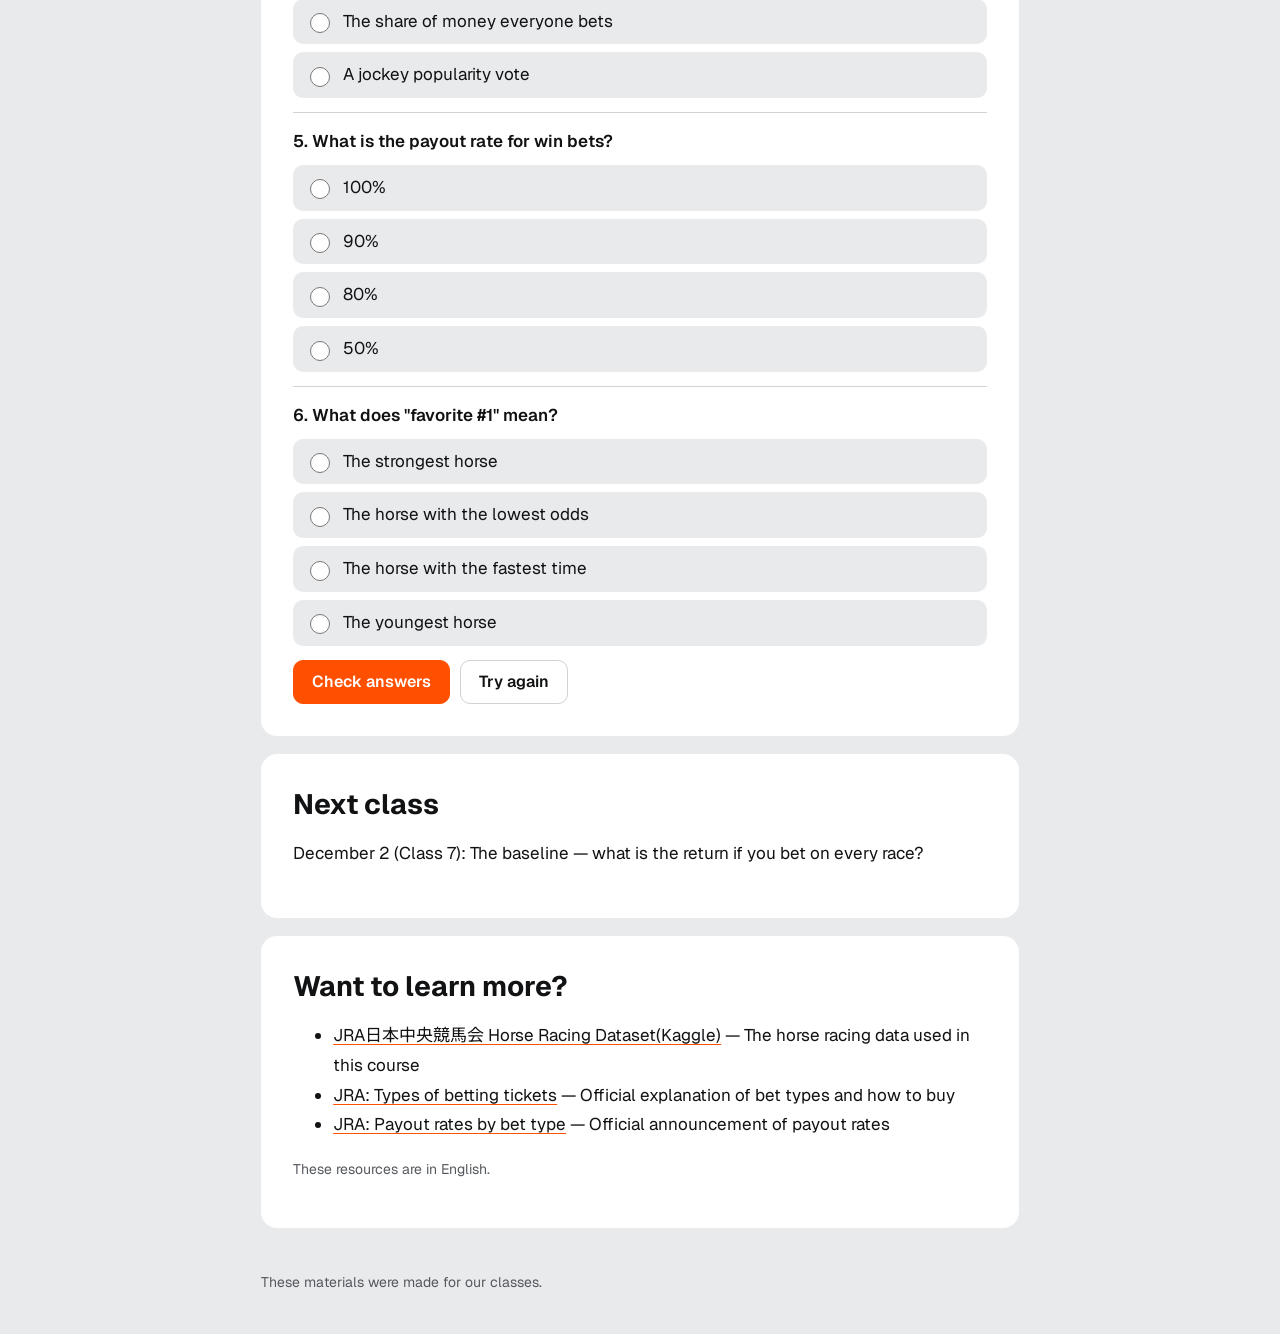
<file: lessons/01/index.html>
<!DOCTYPE html>
<html lang="ja">
<head>
<meta charset="utf-8">
<meta name="viewport" content="width=device-width, initial-scale=1">
<title>データサイエンス 第1回</title>
<link rel="preconnect" href="https://fonts.googleapis.com"><link rel="preconnect" href="https://fonts.gstatic.com" crossorigin>
<link href="https://fonts.googleapis.com/css2?family=Geist:wght@400;600;700&family=Noto+Sans+JP:wght@400;700&family=Noto+Sans+SC:wght@400;700&family=Noto+Sans+Devanagari:wght@400;700&family=Noto+Sans+Bengali:wght@400;700&family=Noto+Sans+Sinhala:wght@400;700&family=Noto+Sans+Myanmar:wght@400;700&display=swap" rel="stylesheet">
<link rel="stylesheet" href="../../assets/style.css?v=20261125c">
</head>
<body>
<div class="wrap">
 <div class="top"><a class="home" id="home" href="../../index.html">← <span data-t="toc"></span></a><label class="langsel"><span data-t="lang"></span><select id="lang"></select></label></div>
 <main id="main"></main>
 <footer data-t="footer"></footer>
</div>
<script src="../../assets/core.js?v=20261125c"></script>
<script src="../../assets/schedule.js?v=20261125c"></script>
<script src="../../assets/tools.js?v=20261125c"></script>
<script src="figs.js?v=20261125c"></script>
<script>
{
const ID = "06";
const { rb, esc, fill, detect, loadAll, langSelect, apply, fillText, locale, plain } = window.AI;
let lang = detect();
const main = document.getElementById("main");
async function render() {
  const [U, L] = await loadAll(["../../assets/i18n", "i18n"], lang);
  const u = U.ui;
  apply(lang); fillText(u);
  document.getElementById("home").href = `../../index.html?lang=${lang}`;
  const s = SCHEDULE.find(x => x.id === ID);
  document.title = plain(fill(u.cls, { k: s.n }) + " " + L.title);
  const li = a => a.map(x => `<li>${rb(x)}</li>`).join("");
  const secs = L.sec.map((x, si) => `<section class="card"><h2>${rb(x.h)}</h2>${x.p.map((p, j) => { const f = (Figs.MAP[si] || [])[j]; return f ? `<div class="pf"><p>${rb(p)}</p><figure class="fig">${Figs.render(f, L.fig, u, locale(lang))}</figure></div>` : `<p>${rb(p)}</p>`; }).join("")}${(x.tool || []).map(t => `<div data-tool="${t}"></div>`).join("")}</section>`).join("");
  const quiz = L.quiz.map((q, i) => `<div class="q" data-i="${i}"><p>${i + 1}. ${rb(q.q)}</p><div class="opts">${q.o.map((o, j) => `<label><input type="radio" name="q${i}" value="${j}"><span>${rb(o)}</span></label>`).join("")}</div><p class="err" hidden>${rb(u.quizNeed)}</p><div class="fb" hidden></div></div>`).join("");
  main.innerHTML = `<span class="tag">${rb(fill(u.cls, { k: s.n }))} · ${esc(fmtDate(s.date, locale(lang)))}</span>
    <h1>${rb(L.title)}</h1><p class="note" style="font-size:18px;margin-top:0">${rb(L.sub)}</p>
    <div class="goalbox"><h3>${rb(u.goalH)}</h3><ul class="goal">${li(L.goal)}</ul></div>
    <p><a class="btn" href="slides.html?lang=${lang}">${rb(u.openSlides)}</a></p>
    ${secs}
    <section class="card"><h2>${rb(u.sumH)}</h2><ul class="sum">${li(L.summary)}</ul></section>
    <section class="card" id="quiz"><h2>${rb(u.quizTitle)}</h2>${quiz}<p class="err" id="qerr" hidden>${rb(u.quizNeedAll)}</p><div style="display:flex;gap:10px;flex-wrap:wrap"><button class="btn primary" id="check">${rb(u.quizCheck)}</button><button class="btn" id="retry" hidden>${rb(u.quizRetry)}</button></div><p class="score" id="score" hidden></p></section>
    <section class="card"><h2>${rb(u.nextH)}</h2><p>${rb(L.next)}</p></section>
    <section class="card"><h2>${rb(u.moreH)}</h2><ul>${L.more.map(m => `<li><a href="${esc(m[0])}" target="_blank" rel="noopener">${esc(m[1])}</a> — ${rb(m[2])}</li>`).join("")}</ul><p class="note">${rb(u.enNote)}</p></section>`;
  Tools.mount(main, u);
  const qs = [...main.querySelectorAll(".q")];
  qs.forEach(q => q.querySelectorAll("input").forEach(r => r.addEventListener("change", () => { q.querySelector(".err").hidden = true; document.getElementById("qerr").hidden = true; })));
  document.getElementById("check").onclick = () => {
    let missing = false, score = 0;
    qs.forEach(q => { const c = q.querySelector("input:checked"); q.querySelector(".err").hidden = !!c; if (!c) missing = true; });
    if (missing) { document.getElementById("qerr").hidden = false; return; }
    qs.forEach((q, i) => {
      const a = L.quiz[i], c = +q.querySelector("input:checked").value, ok = c === a.a;
      if (ok) score++;
      const fb = q.querySelector(".fb"); fb.hidden = false; fb.className = "fb " + (ok ? "ok" : "ng");
      fb.innerHTML = `<b>${rb(ok ? u.quizRight : u.quizWrong)}</b> ${ok ? "" : rb(fill(u.quizAns, { a: a.o[a.a] })) + " "}${rb(a.e)}`;
      q.querySelectorAll("input").forEach(r => r.disabled = true);
    });
    const sc = document.getElementById("score"); sc.hidden = false; sc.innerHTML = rb(fill(u.quizScore, { s: score, t: qs.length }));
    document.getElementById("check").hidden = true; document.getElementById("retry").hidden = false;
  };
  document.getElementById("retry").onclick = () => {
    qs.forEach(q => { q.querySelectorAll("input").forEach(r => { r.disabled = false; r.checked = false; }); q.querySelector(".fb").hidden = true; });
    document.getElementById("score").hidden = true; document.getElementById("check").hidden = false; document.getElementById("retry").hidden = true;
  };
}
langSelect(document.getElementById("lang"), lang, v => { lang = v; render(); });
render();
}
</script>
</body>
</html>
</file>
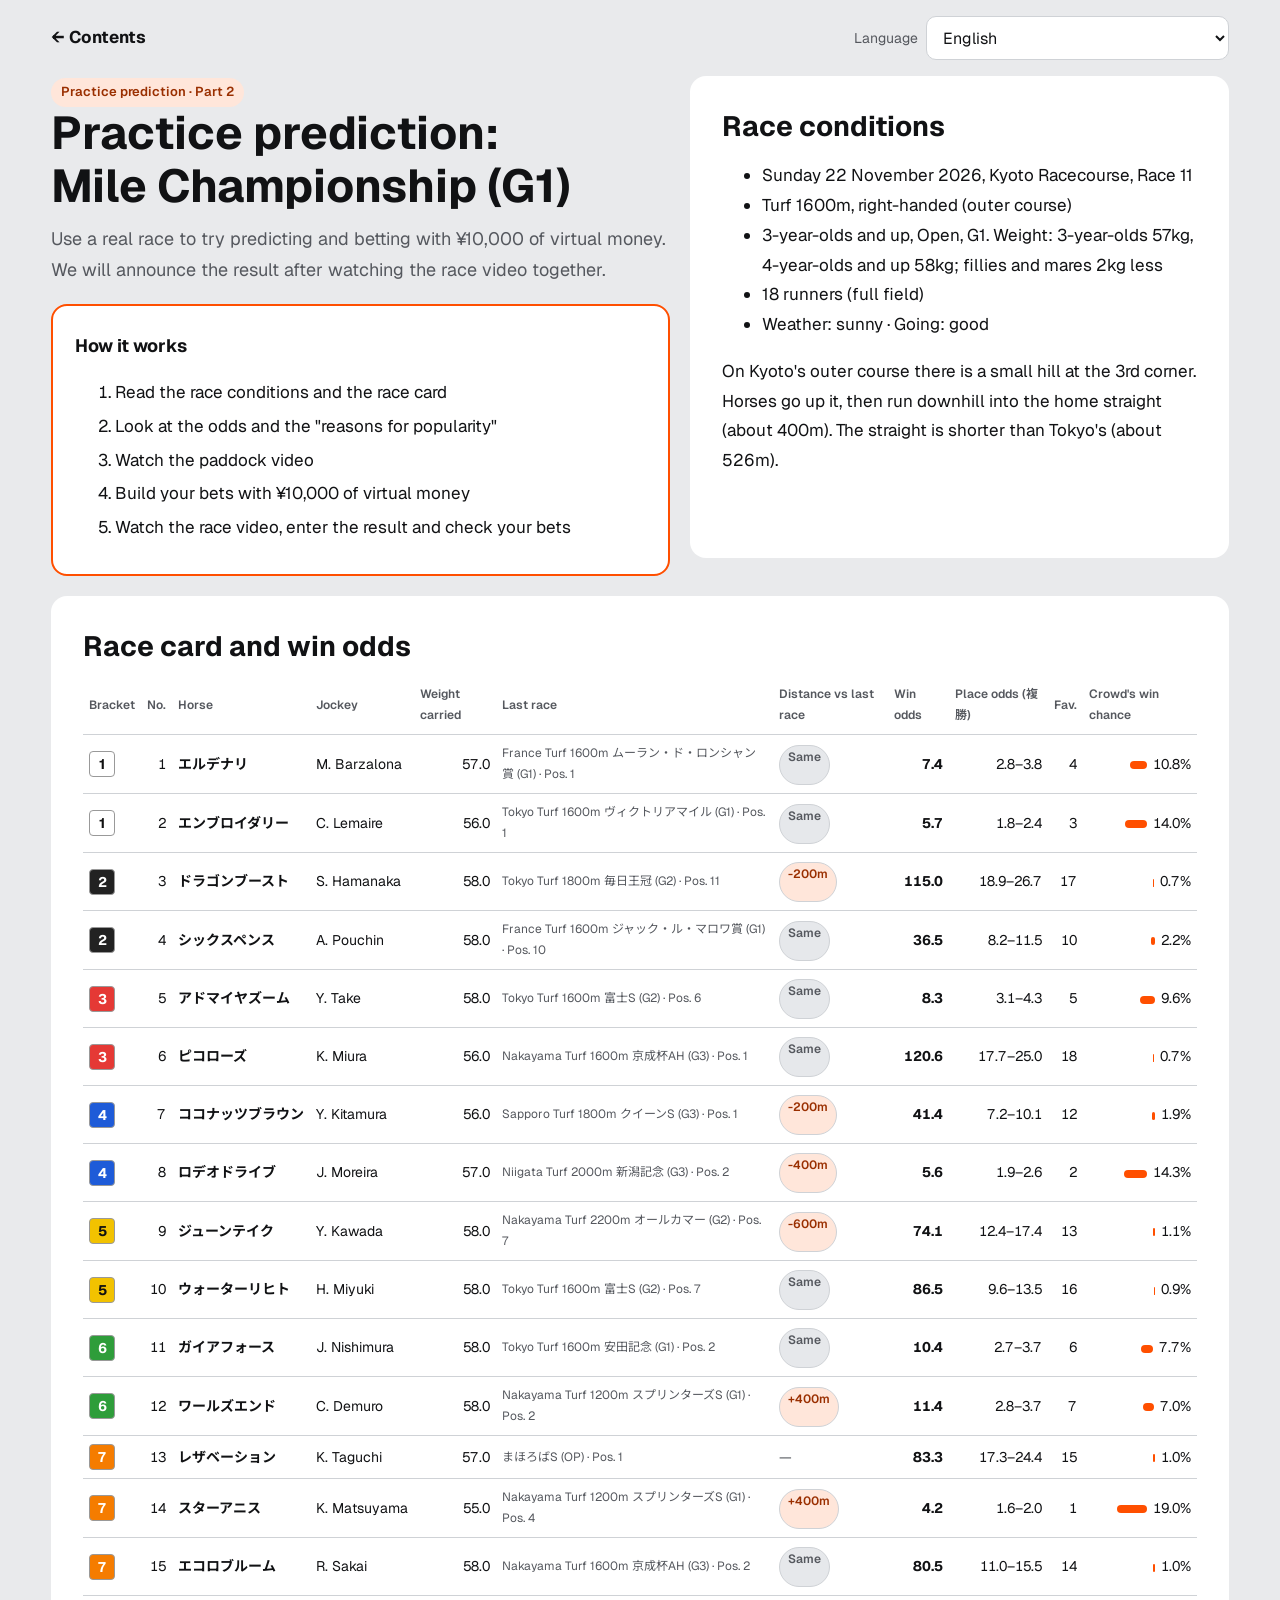
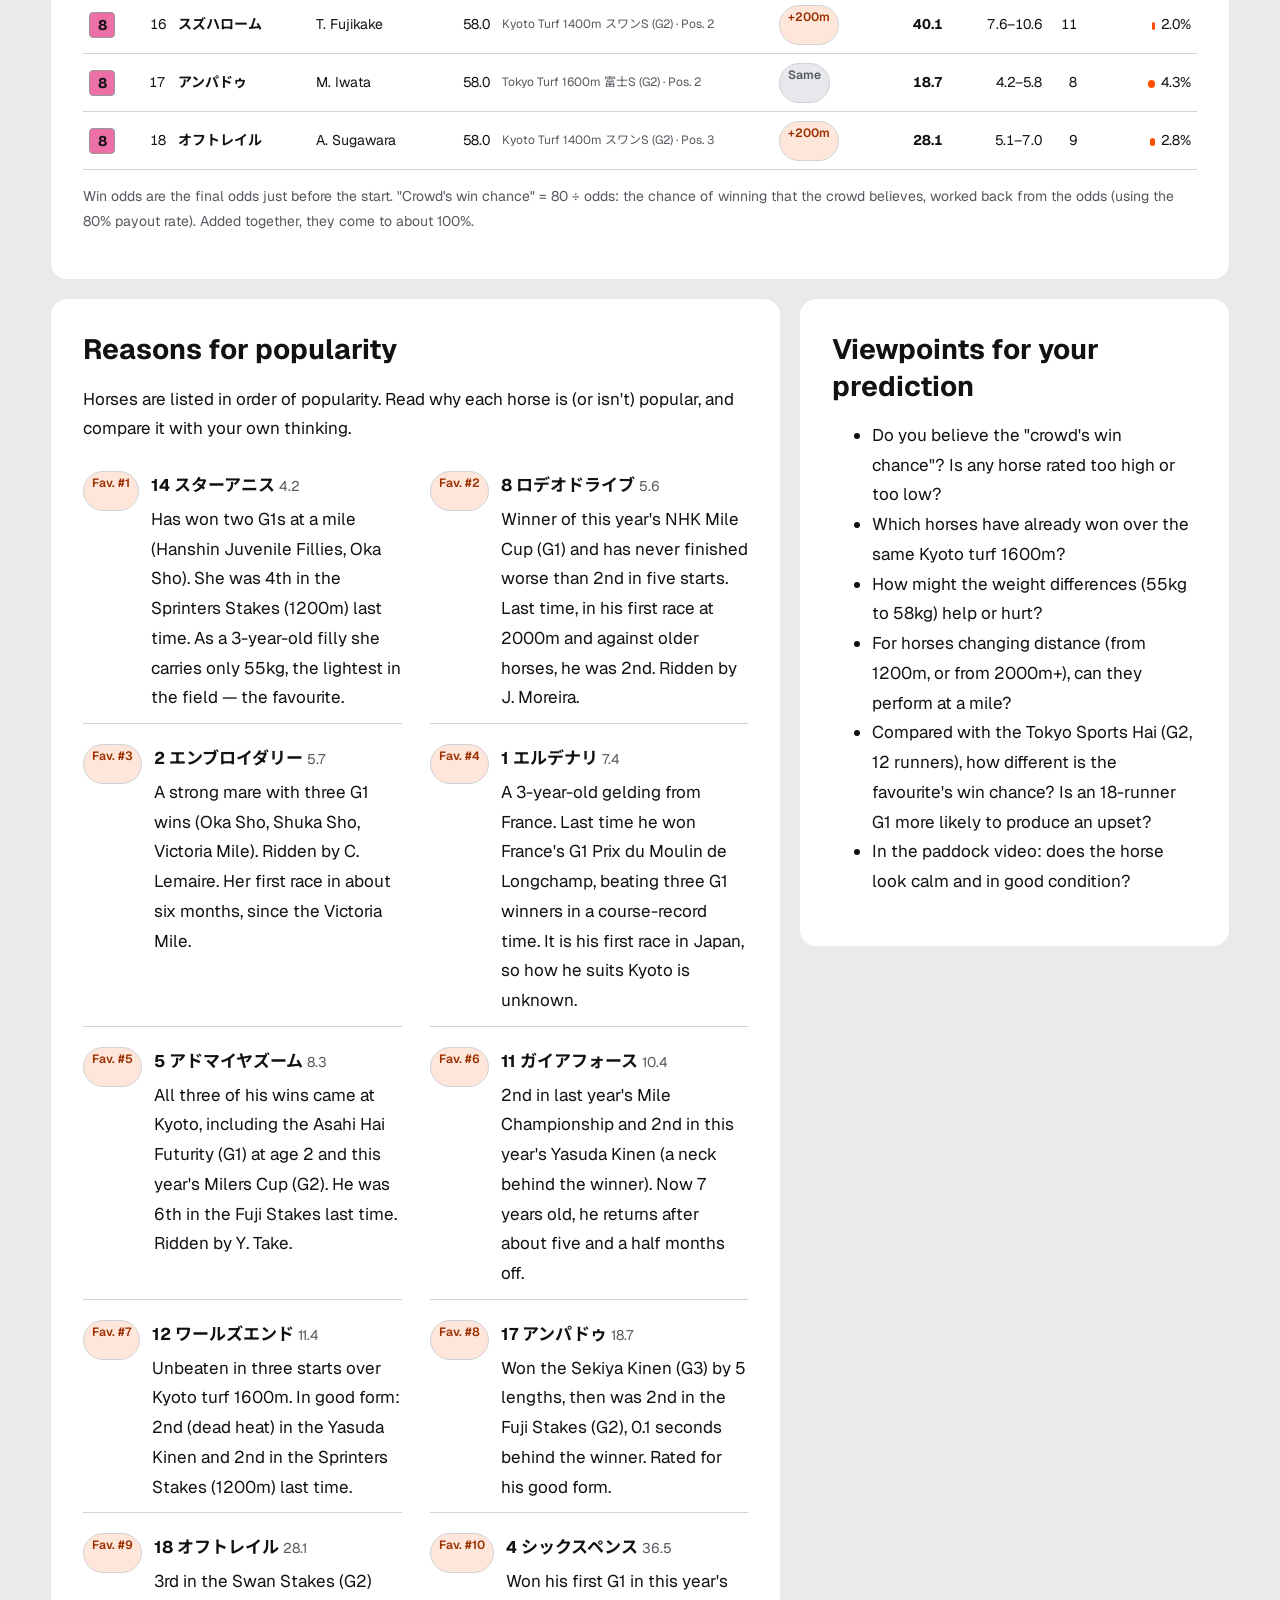
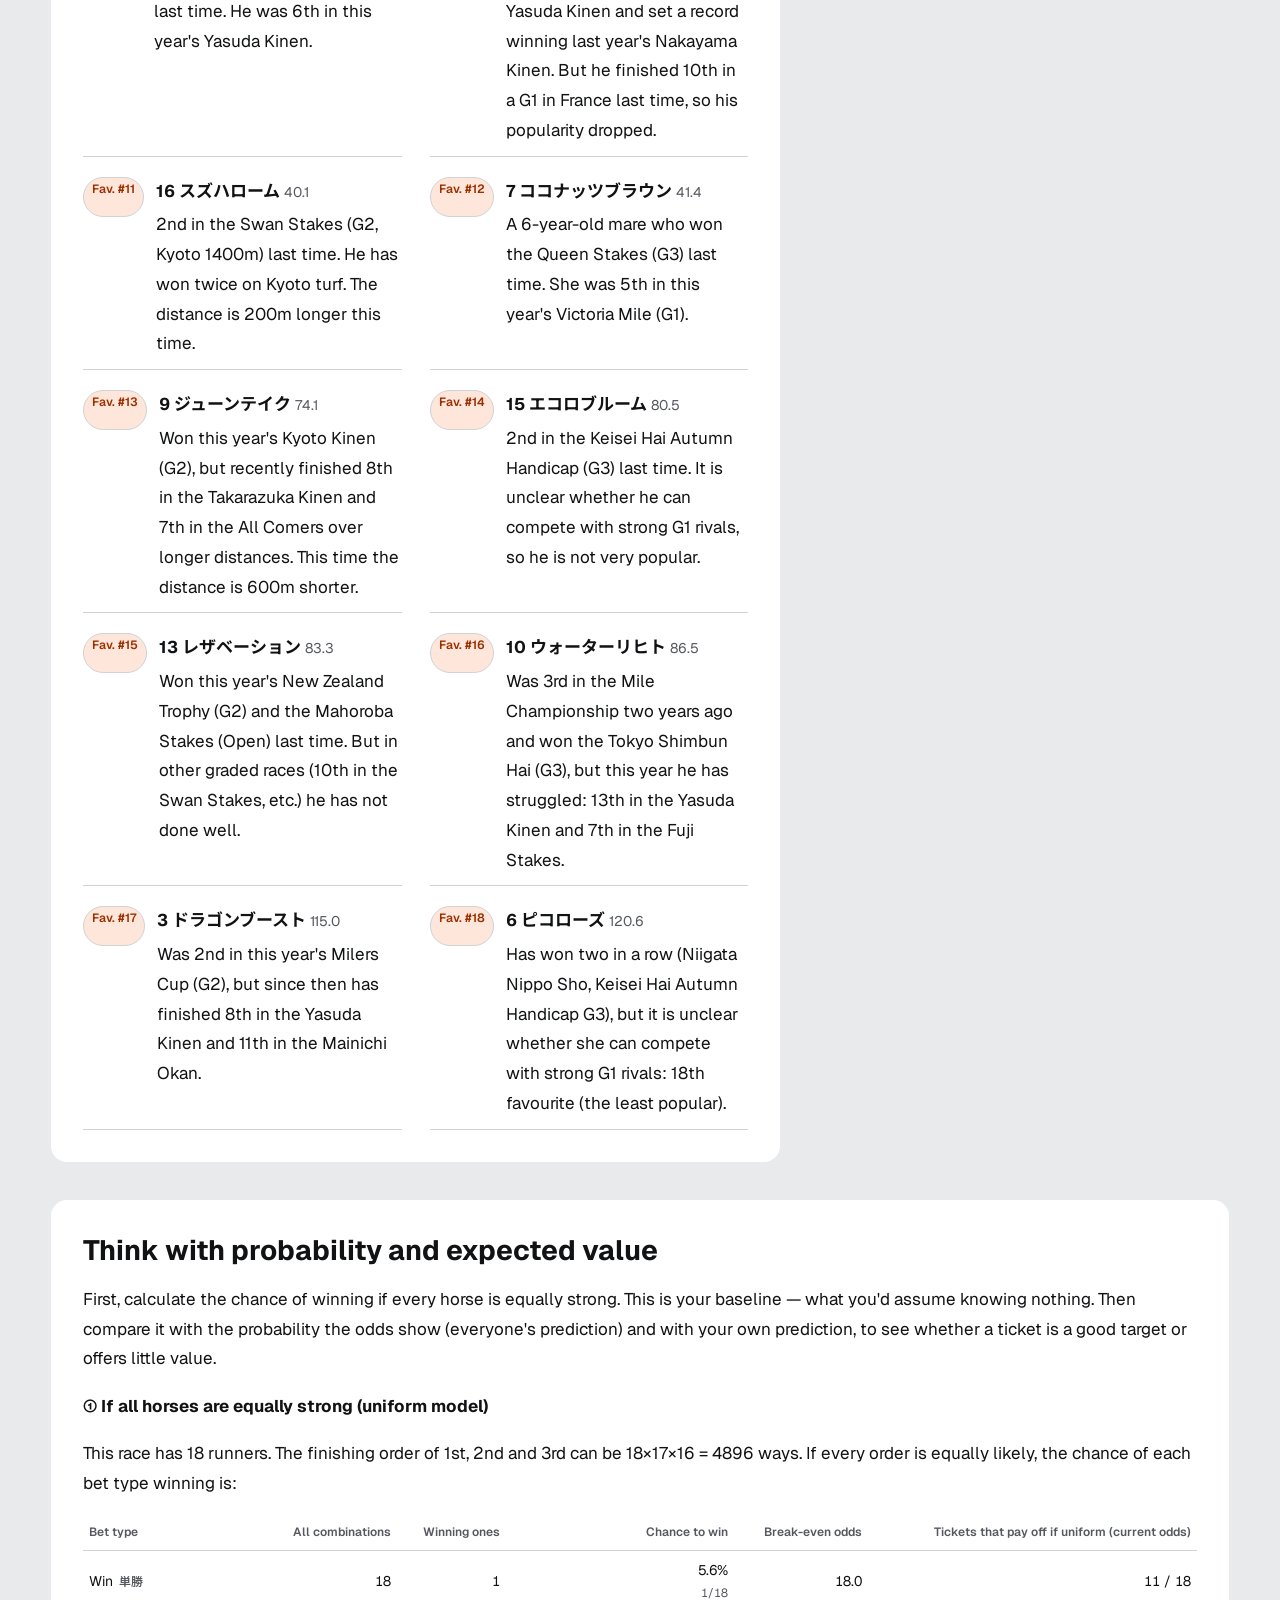
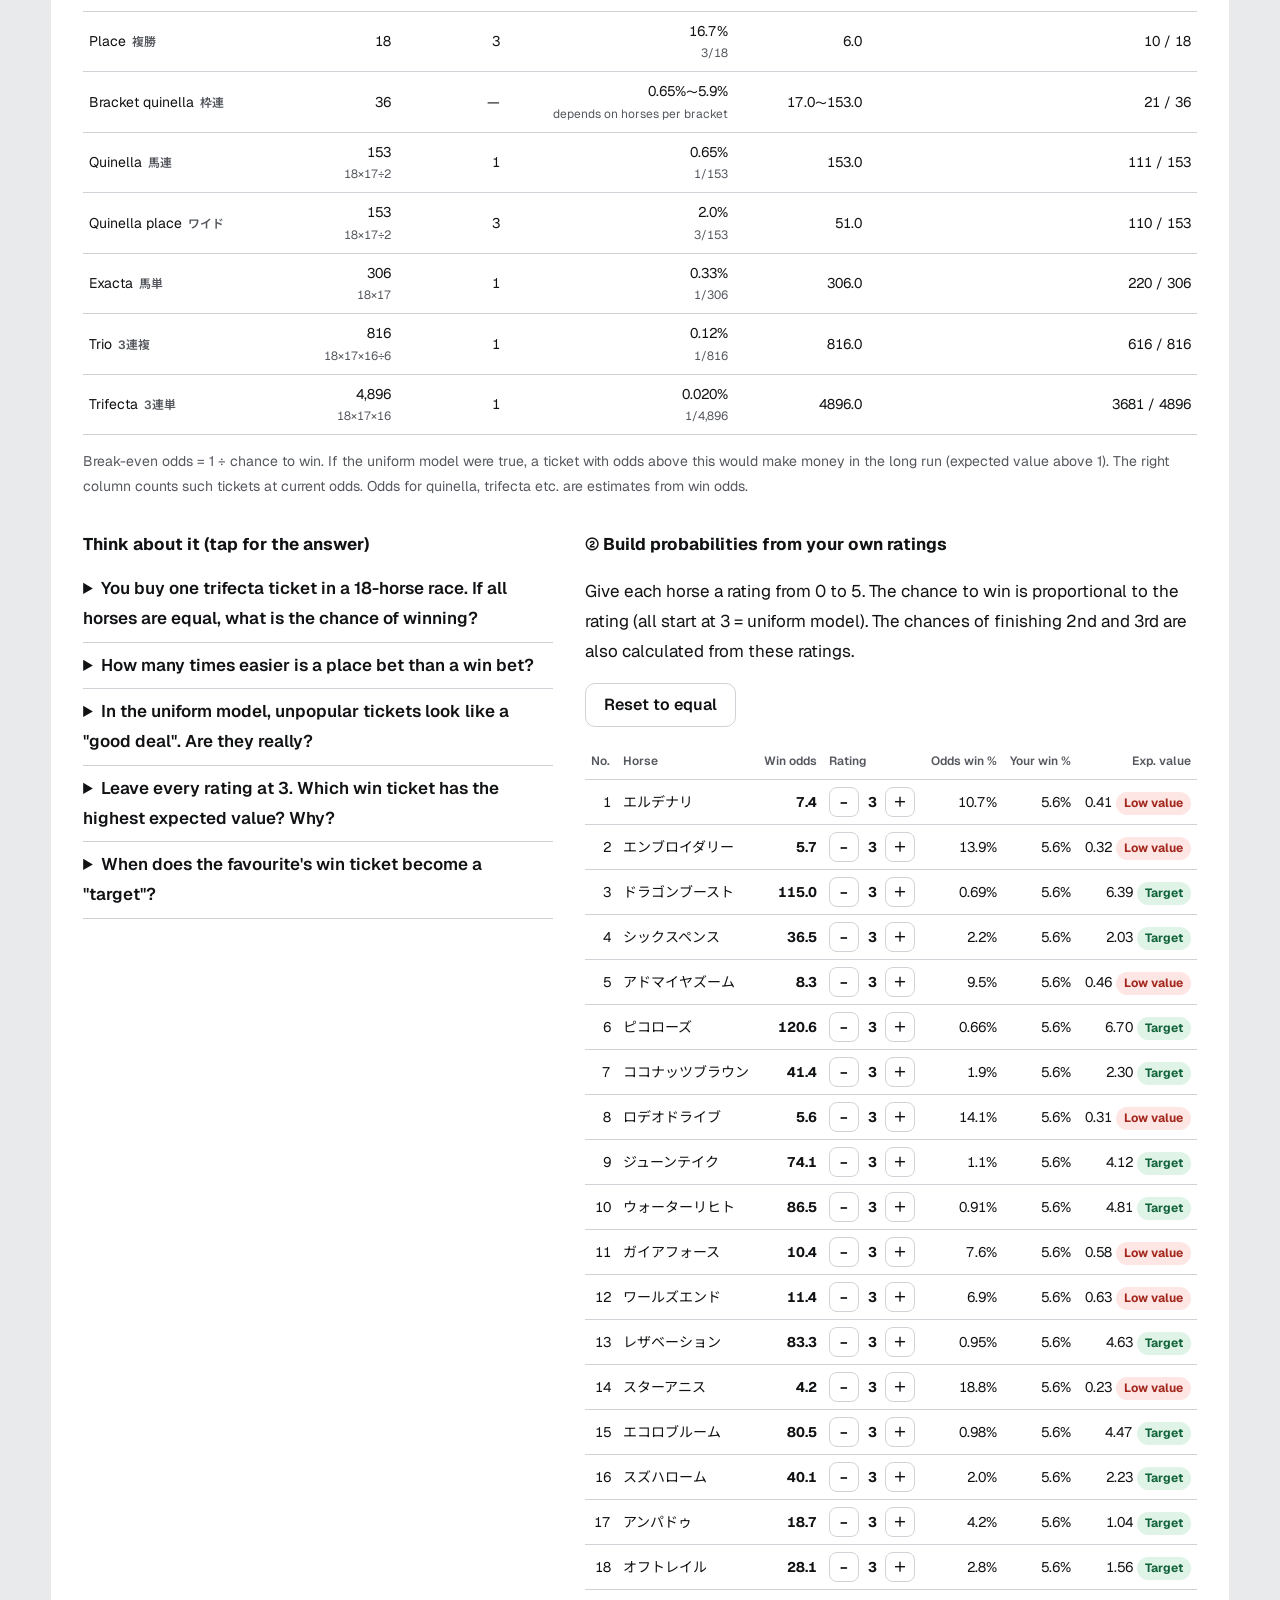
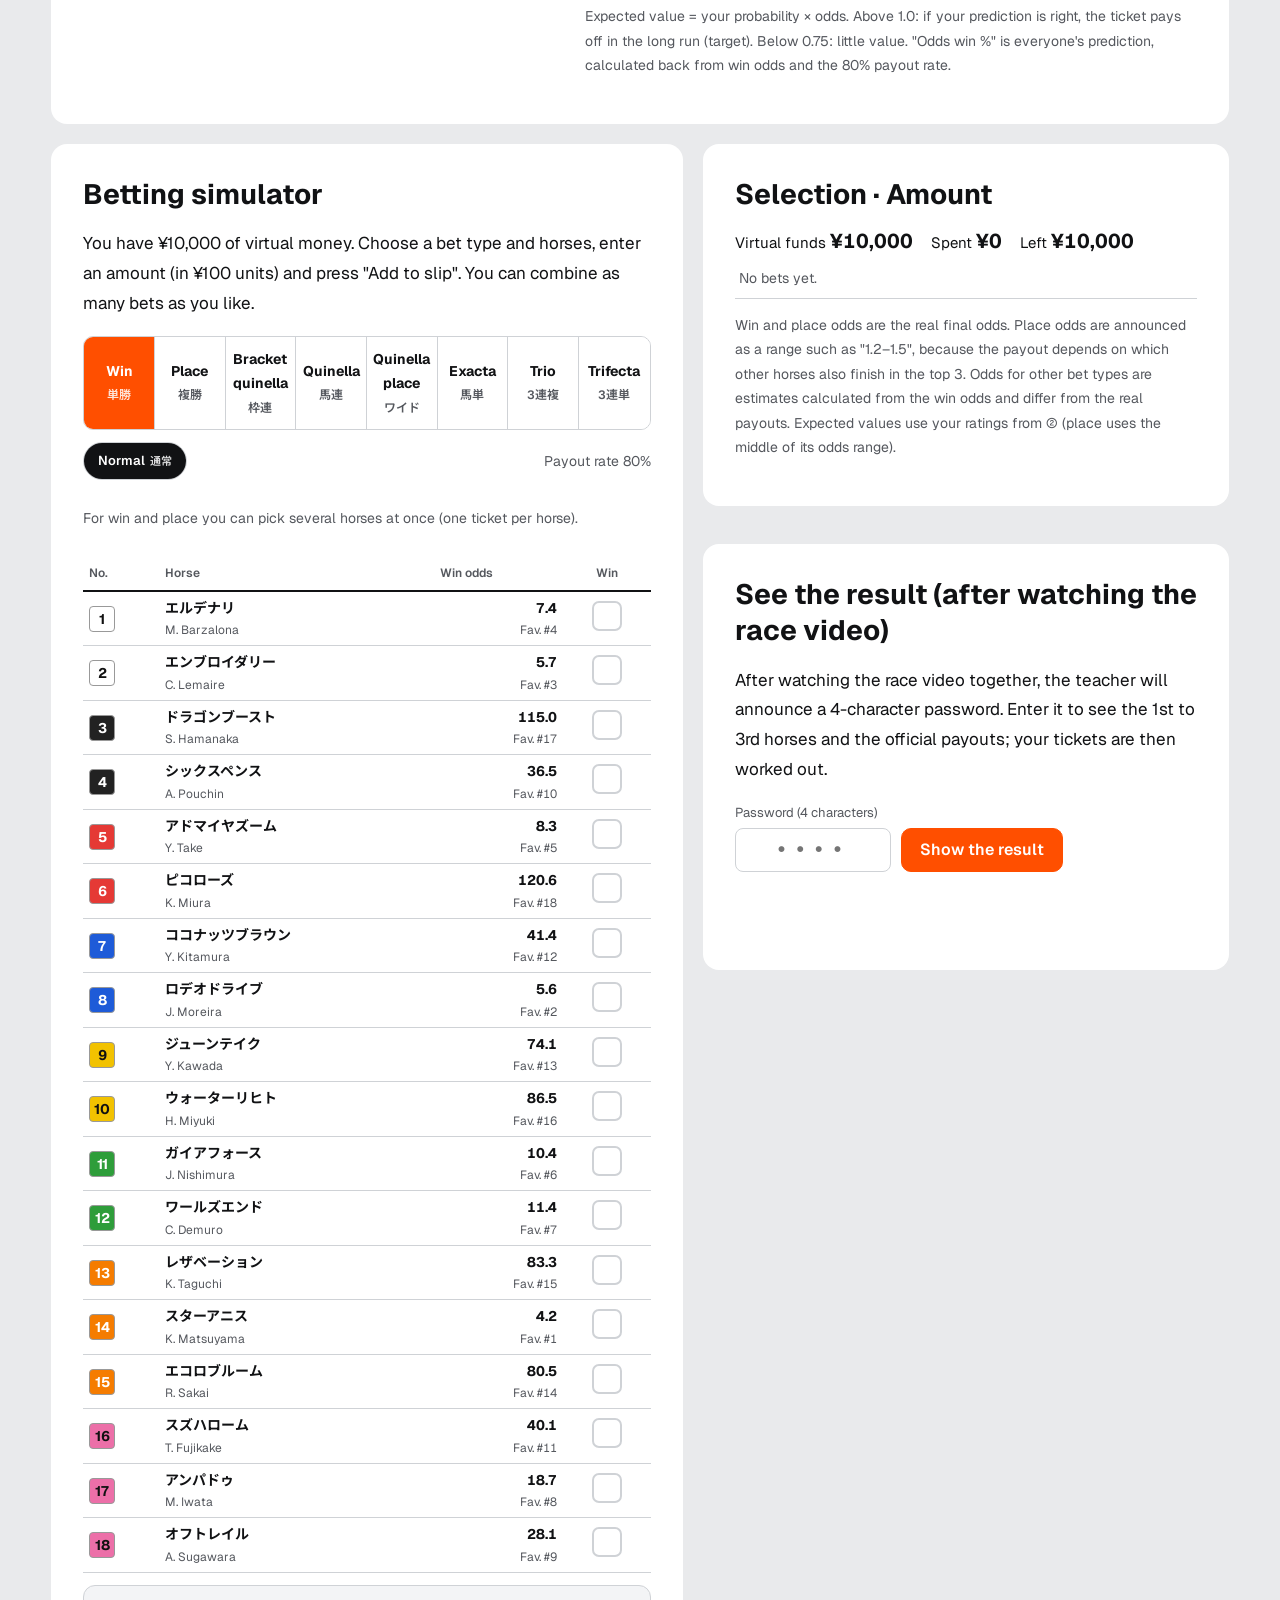
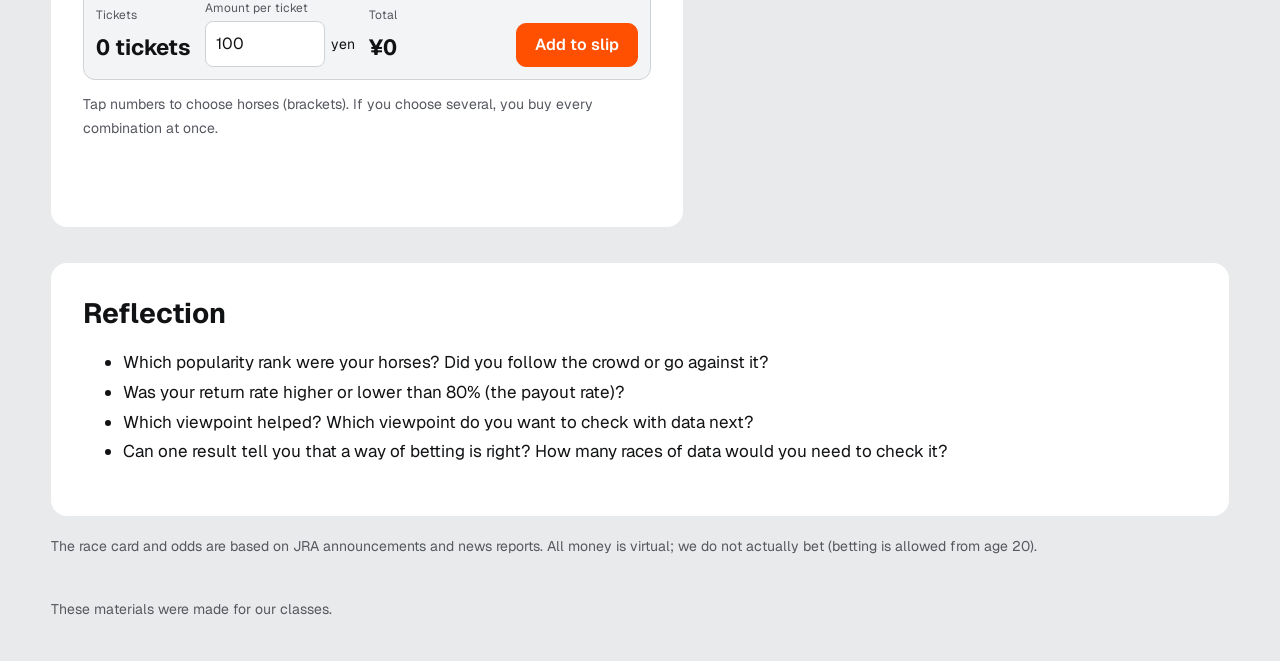
<file: practice/milecs2026/index.html>
<!DOCTYPE html>
<html lang="ja">
<head>
<meta charset="utf-8">
<meta name="viewport" content="width=device-width, initial-scale=1">
<title>疑似予想:東京スポーツ杯2歳S</title>
<link rel="preconnect" href="https://fonts.googleapis.com"><link rel="preconnect" href="https://fonts.gstatic.com" crossorigin>
<link href="https://fonts.googleapis.com/css2?family=Geist:wght@400;600;700&family=Noto+Sans+JP:wght@400;700&family=Noto+Sans+SC:wght@400;700&family=Noto+Sans+Devanagari:wght@400;700&family=Noto+Sans+Bengali:wght@400;700&family=Noto+Sans+Sinhala:wght@400;700&family=Noto+Sans+Myanmar:wght@400;700&display=swap" rel="stylesheet">
<link rel="stylesheet" href="../../assets/style.css?v=20261125c">
<style>
.rtab{width:100%;border-collapse:collapse;font-size:14px}
.rtab th,.rtab td{padding:8px 6px;border-bottom:1px solid var(--rule);text-align:left;vertical-align:middle}
.rtab th{font-size:12px;color:var(--sub);font-weight:600}
.rtab td.num{text-align:right;font-variant-numeric:tabular-nums;white-space:nowrap}
.rtab .hn{font-weight:700;white-space:nowrap}
.rtab .last{font-size:12px;color:var(--sub);min-width:150px}
.scroll{overflow-x:auto;-webkit-overflow-scrolling:touch}
.pbar{display:inline-block;height:8px;background:var(--acc);border-radius:4px;vertical-align:middle;margin-right:6px}
.chip{display:inline-block;font-size:12px;padding:1px 8px;border-radius:999px;background:var(--accsoft);color:var(--acctext);font-weight:600;white-space:nowrap}
.chip.g{background:light-dark(#e6e8eb,#2a2d31);color:var(--sub)}
.why{display:grid;gap:10px}
.why .w{display:grid;grid-template-columns:auto 1fr;gap:12px;align-items:start;padding:10px 0;border-bottom:1px solid var(--rule)}
.why .w b{white-space:nowrap}
.why .w p{margin:4px 0 0}
.sim{display:grid;gap:12px}
.sim .row{display:flex;flex-wrap:wrap;gap:10px;align-items:end}
.sim label{display:grid;gap:4px;font-size:13px;color:var(--sub)}
.sim select,.sim input{font:inherit;font-size:16px;padding:8px 10px;border-radius:8px;border:1px solid var(--rule);background:var(--card);color:var(--ink);min-width:0}
.sim input[type=number]{width:120px}
.wallet{display:flex;gap:18px;flex-wrap:wrap;font-size:15px}
.wallet b{font-size:20px;font-variant-numeric:tabular-nums}
.tk{width:100%;border-collapse:collapse;font-size:14px}
.tk td,.tk th{padding:8px 6px;border-bottom:1px solid var(--rule);text-align:left}
.tk th{font-size:12px;color:var(--sub)}
.tk td{white-space:nowrap}.tk td.num{text-align:right;font-variant-numeric:tabular-nums;white-space:nowrap}
.tk tr.hit td{background:light-dark(#e3f5ea,#0f2a1c)}
.tk input{width:90px;font:inherit;padding:4px 6px;border-radius:6px;border:1px solid var(--rule);background:var(--card);color:var(--ink)}
.x{border:0;background:none;color:var(--ng);font-size:18px;cursor:pointer;padding:2px 6px}
.bt-tabs{display:grid;grid-template-columns:repeat(4,1fr);gap:0;border:1px solid var(--rule);border-radius:10px;overflow:hidden}
.bt-tabs button{font:inherit;font-size:14px;font-weight:700;padding:10px 4px;border:0;border-right:1px solid var(--rule);border-bottom:1px solid var(--rule);background:var(--card);color:var(--ink);cursor:pointer}
.bt-tabs button:nth-child(4n){border-right:0}.bt-tabs button:nth-child(n+5){border-bottom:0}
.bt-tabs button.on{background:var(--acc);color:#fff}
@media(min-width:760px){.bt-tabs{grid-template-columns:repeat(8,1fr)}.bt-tabs button{border-bottom:0}.bt-tabs button:nth-child(4n){border-right:1px solid var(--rule)}.bt-tabs button:last-child{border-right:0}}
.jp{font-size:.85em;color:var(--sub);font-weight:600;margin-left:2px}
.bt-tabs small.jp{display:block;margin:2px 0 0;font-size:12px}
.bt-tabs button.on .jp,.m-tabs button.on .jp{color:inherit;opacity:.85}
.bt-sub{display:flex;flex-wrap:wrap;gap:10px;align-items:center;justify-content:space-between}
.m-tabs{display:inline-flex;border:1px solid var(--rule);border-radius:999px;overflow:hidden}
.m-tabs button{font:inherit;font-size:13px;font-weight:600;padding:7px 14px;border:0;background:var(--card);color:var(--sub);cursor:pointer}
.m-tabs button.on{background:var(--ink);color:var(--card)}
.m-tabs button[hidden]{display:none}
.ptab{width:100%;border-collapse:collapse;font-size:14px}
.ptab th{font-size:12px;color:var(--sub);font-weight:600;padding:6px;border-bottom:2px solid var(--line);text-align:left}
.ptab th.ck{text-align:center;min-width:44px}
.ptab td{padding:4px 6px;border-bottom:1px solid var(--rule);vertical-align:middle}
.ptab td.num{text-align:right;font-variant-numeric:tabular-nums;white-space:nowrap}
.ptab td.ck{text-align:center}
.ptab tr.sel td{background:var(--accsoft)}
.ptab .nm{font-weight:700;white-space:nowrap}
.ptab .sub{font-size:12px;color:var(--sub)}
.cb{width:30px;height:30px;border-radius:7px;border:2px solid var(--rule);background:var(--card);cursor:pointer;font-weight:700;color:#fff;font-size:15px;padding:0}
.cb.on{background:var(--acc);border-color:var(--acc)}
.cb.on::after{content:"✓"}
.buybar{display:flex;flex-wrap:wrap;gap:14px;align-items:end;padding:12px;border-radius:12px;background:light-dark(#f3f4f6,#16181b);border:1px solid var(--rule)}
.buybar>div,.buybar>label{display:grid;gap:2px;font-size:12px;color:var(--sub)}
.buybar b{font-size:22px;color:var(--ink);font-variant-numeric:tabular-nums}
.amtbox{display:inline-flex;align-items:center;gap:6px;color:var(--ink);font-size:14px}
.buybar #add{margin-left:auto}
.pkrow{display:grid;gap:6px;margin:8px 0}.pkl{font-size:13px;color:var(--sub);font-weight:600}
.pk{display:flex;flex-wrap:wrap;gap:6px}
.hc{font:inherit;font-size:15px;font-weight:700;min-width:40px;height:40px;padding:0 10px;border-radius:10px;border:1px solid var(--rule);background:var(--card);color:var(--ink);cursor:pointer}
.hc.on{background:var(--acc);border-color:var(--acc);color:#fff}
.hc.wide{font-size:14px;height:36px}
#moderow[hidden]{display:none}
@media(max-width:640px){.ptab .nm{white-space:normal;font-size:13px}.ptab td,.ptab th{padding:4px 3px}.ptab th.ck{min-width:34px;font-size:11px}.cb{width:28px;height:28px}.ptab .sub.pop{display:none}}
.msg{color:var(--ng);font-size:14px;min-height:1em}
.big{font-size:28px;font-weight:700;font-variant-numeric:tabular-nums}
.sum2{display:flex;gap:24px;flex-wrap:wrap;align-items:end}
.evt{width:100%;border-collapse:collapse;font-size:14px}
.evt th,.evt td{padding:7px 6px;border-bottom:1px solid var(--rule);text-align:left;vertical-align:middle}
.evt th{font-size:12px;color:var(--sub);font-weight:600}
.evt td.num,.evt th.num{text-align:right;font-variant-numeric:tabular-nums;white-space:nowrap}
.evt .f{font-size:12px;color:var(--sub);white-space:nowrap}
.vc{display:inline-block;font-size:12px;padding:1px 8px;border-radius:999px;font-weight:700;white-space:nowrap}
.vc.good{background:light-dark(#dff3e6,#123322);color:light-dark(#11633a,#7fe0a8)}
.vc.fair{background:light-dark(#eceef1,#2a2d31);color:var(--sub)}
.vc.bad{background:light-dark(#fde6e4,#3a1714);color:light-dark(#a3271c,#ff9d93)}
.stp{display:inline-flex;align-items:center;gap:4px}
.stp button{font:inherit;font-weight:700;width:30px;height:30px;border-radius:8px;border:1px solid var(--rule);background:var(--card);color:var(--ink);cursor:pointer}
.stp b{min-width:18px;text-align:center;font-variant-numeric:tabular-nums}
.qa details{border-bottom:1px solid var(--rule);padding:8px 0}.qa summary{cursor:pointer;font-weight:600}.qa p{margin:6px 0 0}
.evh3{margin:18px 0 6px;font-size:17px}
.pw-row input { font: 700 1.3rem/1 ui-monospace, monospace; letter-spacing: .3em; width: 7.5em; text-align: center; text-transform: lowercase; }
.res-open .ok { font-weight: 700; color: var(--ok); margin: 0 0 6px; } .res-list { margin: 0 0 8px; padding-left: 0; list-style: none; font-size: 1.05rem; } .res-list li { margin: 2px 0; }
.paid { font-weight: 700; } .paytab td { vertical-align: top; } .paytab .pk { display: inline-block; min-width: 6em; font-variant-numeric: tabular-nums; }
/* PC (wide screens): side by side */
@media (min-width: 1100px) {
  .wrap { max-width: 1400px; }
  .pc { display: grid; gap: 20px; align-items: start; }
  .pc > * { min-width: 0; }
  .pc > .card, .pc-side > .card { margin-top: 0; }
  .pc-top { grid-template-columns: minmax(0, 1.15fr) minmax(0, 1fr); align-items: stretch; margin-bottom: 20px; }
  .pc-top .goalbox { margin-bottom: 0; }
  .pc-card { grid-template-columns: minmax(0, 1.7fr) minmax(0, 1fr); margin: 20px 0; }
  .pc-why .why { display: grid; grid-template-columns: 1fr 1fr; column-gap: 28px; }
  .pc-card > .card:last-child { position: sticky; top: 16px; }
  .pc-side { display: grid; gap: 20px; align-content: start; }
  .pc-ev { grid-template-columns: minmax(0, 1fr) minmax(0, 1.3fr); gap: 32px; }
  .pc-sim { grid-template-columns: minmax(0, 1.2fr) minmax(0, 1fr); margin-top: 20px; }
  .pc-sim:has(.res-open) { grid-template-columns: minmax(0, 1fr) minmax(0, 1.3fr); }
  .pc-sticky .tk { font-size: 13px; }
  .pc-sticky .tk td, .pc-sticky .tk th { padding: 7px 4px; }
  .pc-sticky .tk input { width: 72px; }
  .pc-sticky { position: sticky; top: 16px; max-height: calc(100vh - 32px); overflow: auto; }
}
</style>
</head>
<body>
<div class="wrap">
 <div class="top"><a class="home" id="home" href="../../index.html">← <span data-t="toc"></span></a><label class="langsel"><span data-t="lang"></span><select id="lang"></select></label></div>
 <main id="main"></main>
 <footer data-t="footer"></footer>
</div>
<script src="../../assets/core.js?v=20261125c"></script>
<script src="race.js?v=20261126d"></script>
<script src="lock.js?v=20261127b"></script>
<script>
{
const { rb, esc, fill, detect, loadAll, langSelect, apply, fillText, plain } = window.AI;
const R = window.RACE, H = R.horses;
let lang = detect();
const main = document.getElementById("main");
const KEY = "ds-" + location.pathname.split("/").filter(Boolean).slice(-1)[0] + "-bets";
let bets = [];
try { bets = JSON.parse(localStorage.getItem(KEY) || "[]"); } catch (e) { bets = []; }
const save = () => { try { localStorage.setItem(KEY, JSON.stringify(bets)); } catch (e) {} };
const BUDGET = 10000;
const yen = n => "¥" + Math.round(n).toLocaleString("en-US");

/* ---- probability model (Harville) from win odds: only an estimate ---- */
const raw = H.map(h => 0.8 / h[8]), tot = raw.reduce((a, b) => a + b, 0);
const p = raw.map(x => x / tot); // index = horse no - 1
const P3 = []; // ordered top-3 probabilities
const NH = H.length;
for (let i = 0; i < NH; i++) for (let j = 0; j < NH; j++) if (j !== i) for (let k = 0; k < NH; k++) if (k !== i && k !== j)
  P3.push([i, j, k, p[i] * p[j] / (1 - p[i]) * p[k] / (1 - p[i] - p[j])]);
const frameOf = n => H[n - 1][0];
const TYPES = {
  win: { n: 1, ord: true }, place: { n: 1, ord: true }, wakuren: { n: 2, ord: false, frame: true }, umaren: { n: 2, ord: false },
  wide: { n: 2, ord: false }, umatan: { n: 2, ord: true }, trio: { n: 3, ord: false }, trifecta: { n: 3, ord: true }
};
// does ticket hit given finishing order a,b,c (horse numbers)
function hits(t, sel, a, b, c) {
  const s = sel, set = new Set(s);
  switch (t) {
    case "win": return s[0] === a;
    case "place": return [a, b, c].includes(s[0]);
    case "wakuren": { const f = [frameOf(a), frameOf(b)].sort(), g = [...s].sort(); return f[0] === g[0] && f[1] === g[1]; }
    case "umaren": return set.has(a) && set.has(b);
    case "wide": return [a, b, c].filter(x => set.has(x)).length === 2;
    case "umatan": return s[0] === a && s[1] === b;
    case "trio": return set.has(a) && set.has(b) && set.has(c);
    case "trifecta": return s[0] === a && s[1] === b && s[2] === c;
  }
}
function prob(t, sel) { return P3.reduce((acc, [i, j, k, q]) => acc + (hits(t, sel, i + 1, j + 1, k + 1) ? q : 0), 0); }
const plTxt = n => (R.place && R.place[n]) ? R.place[n].map(x => x.toFixed(1)).join("–") : "—";
// display odds: place = real range, win = real, others = estimate
const oddsDisp = (t, sel) => t === "place" ? plTxt(sel[0]) : (estOdds(t, sel) ? estOdds(t, sel).toFixed(1) : "—");
const payRange = (t, sel, a) => t === "place" ? R.place[sel[0]].map(o => a / 100 * Math.round(o * 100)) : [a / 100 * Math.round((estOdds(t, sel) || 0) * 100), a / 100 * Math.round((estOdds(t, sel) || 0) * 100)];
const yr = r => r[0] === r[1] ? yen(r[0]) : yen(r[0]) + "〜" + yen(r[1]);
function estOdds(t, sel) {
  if (t === "win") return H[sel[0] - 1][8];
  if (t === "place") return R.place[sel[0]][0];
  const q = prob(t, sel);
  if (q <= 0) return null;
  return Math.max(1.0, Math.floor(R.rates[t] / q * 10) / 10);
}

/* ---- uniform model, market map, own ratings ---- */
const ALL3 = NH * (NH - 1) * (NH - 2);
const p0 = (t, sel) => { let c = 0; for (let a = 1; a <= NH; a++) for (let b = 1; b <= NH; b++) if (b !== a) for (let d = 1; d <= NH; d++) if (d !== a && d !== b && hits(t, sel, a, b, d)) c++; return c / ALL3; };
const RKEY = KEY + "-rt";
let rt = null;
try { rt = JSON.parse(localStorage.getItem(RKEY) || "null"); } catch (e) { rt = null; }
if (!Array.isArray(rt) || rt.length !== NH) rt = H.map(() => 3);
const saveRt = () => { try { localStorage.setItem(RKEY, JSON.stringify(rt)); } catch (e) {} };
let PS = [], P3S = [];
function buildMine() {
  const sw = rt.reduce((a, b) => a + b, 0);
  PS = rt.map(w => sw > 0 ? 0.999 * w / sw + 0.001 / NH : 1 / NH);
  P3S = [];
  for (let i = 0; i < NH; i++) for (let j = 0; j < NH; j++) if (j !== i) for (let k = 0; k < NH; k++) if (k !== i && k !== j)
    P3S.push([i, j, k, PS[i] * PS[j] / (1 - PS[i]) * PS[k] / (1 - PS[i] - PS[j])]);
}
buildMine();
const probS = (t, sel) => P3S.reduce((acc, [i, j, k, q]) => acc + (hits(t, sel, i + 1, j + 1, k + 1) ? q : 0), 0);
// odds used for expected value: win real, place = middle of range, others = estimate
const evOdds = (t, sel) => t === "place" ? (R.place[sel[0]][0] + R.place[sel[0]][1]) / 2 : estOdds(t, sel);
const evOf = (t, sel) => { const o = evOdds(t, sel); return o ? probS(t, sel) * o : null; };
const fp = x => x >= 0.1 ? (x * 100).toFixed(1) + "%" : x >= 0.01 ? (x * 100).toFixed(1) + "%" : x >= 0.001 ? (x * 100).toFixed(2) + "%" : (x * 100).toFixed(3) + "%";
const vchip = e => e === null ? "" : `<span class="vc ${e >= 1 ? "good" : e >= 0.75 ? "fair" : "bad"}">${rb(e >= 1 ? L.vGood : e >= 0.75 ? L.vFair : L.vBad)}</span>`;
// market probability of every ticket of a type (one pass over P3)
function mktMap(t) {
  const m = new Map(), add = (k, q) => m.set(k, (m.get(k) || 0) + q);
  P3.forEach(([i, j, k, q]) => {
    const a = i + 1, b = j + 1, c = k + 1, so = (...x) => x.sort((x1, y1) => x1 - y1).join("-");
    switch (t) {
      case "win": add("" + a, q); break;
      case "place": add("" + a, q); add("" + b, q); add("" + c, q); break;
      case "wakuren": add(so(frameOf(a), frameOf(b)), q); break;
      case "umaren": add(so(a, b), q); break;
      case "wide": add(so(a, b), q); add(so(a, c), q); add(so(b, c), q); break;
      case "umatan": add(a + "-" + b, q); break;
      case "trio": add(so(a, b, c), q); break;
      case "trifecta": add(a + "-" + b + "-" + c, q); break;
    }
  });
  return m;
}

let L, u, result = null;
const JPT = { win: "単勝", place: "複勝", wakuren: "枠連", umaren: "馬連", wide: "ワイド", umatan: "馬単", trio: "3連複", trifecta: "3連単" };
const JPM = { n: "通常", f: "フォーメーション", b: "ボックス" };
const isJa = () => lang === "ja" || lang === "easy";
const loc = v => String(v).replace(/\s*[(（][^()（）]*[)）]\s*$/, "");
// bet type name: Japanese UI → as is; others → local name + Japanese name
const tName = t => isJa() ? rb(L.types[t]) : `${rb(loc(L.types[t]))} <span class="jp">${JPT[t]}</span>`;
const tTab = t => isJa() ? rb(L.types[t]) : `${rb(loc(L.types[t]))}<small class="jp">${JPT[t]}</small>`;
const mName = m => { const k = { n: "modeN", f: "modeF", b: "modeB" }[m]; return isJa() ? rb(L[k]) : `${rb(loc(L[k]))} <span class="jp">${JPM[m]}</span>`; };
function horseOpts(sel) { return H.map(h => `<option value="${h[1]}"${sel === h[1] ? " selected" : ""}>${h[1]} ${esc(h[2])}</option>`).join(""); }
function frameOpts() { return [1, 2, 3, 4, 5, 6, 7, 8].map(f => `<option value="${f}">${f}</option>`).join(""); }
function label(t, sel) {
  const T = TYPES[t];
  if (T.frame) return sel.join(" - ");
  return sel.join(T.ord && T.n > 1 ? " → " : " - ");
}

async function render() {
  loadResult();
  const [U, D] = await loadAll(["../../assets/i18n", "i18n"], lang);
  u = U.ui; L = D;
  apply(lang); fillText(u);
  document.getElementById("home").href = `../../index.html?lang=${lang}`;
  document.title = plain(L.title);
  const latin = !["ja", "easy"].includes(lang);
  const last = h => {
    const r = h[5], k = r.k === "nw" ? L.nw : r.k === "mw" ? L.mw : r.k;
    const place = r.c === null || r.c === undefined ? "" : typeof r.c === "number" ? rb(L.courses[r.c]) + " " : rb((L.abroad || {})[r.c] || r.c) + " ";
    const dist = r.dist ? `${rb(L.turf)}${r.dist}m ` : "";
    return `${r.d ? r.d + " " : ""}${place}${dist}${rb(k)} · ${rb(fill(L.fin, { n: h[6] }))}${h[7] ? ` (${rb(fill(L.popn, { n: h[7] }))})` : ""}`;
  };
  const dchg = h => { if (!h[5].dist) return `<span class="note">—</span>`; const d = R.dist - h[5].dist; return d === 0 ? `<span class="chip g">${rb(L.same)}</span>` : `<span class="chip">${d > 0 ? "+" : ""}${d}m</span>`; };
  const rows = H.map((h, i) => `<tr><td><span class="waku" style="background:${["#ffffff", "#222222", "#e53935", "#1e5bd8", "#f2c200", "#2e9d3a", "#f57c00", "#ec6fa8"][h[0] - 1]};color:${["#111", "#fff", "#fff", "#fff", "#111", "#fff", "#fff", "#111"][h[0] - 1]}">${h[0]}</span></td><td class="num">${h[1]}</td><td class="hn">${esc(h[2])}</td><td style="white-space:nowrap">${esc(latin ? h[4] : h[3])}</td>${R.showKin ? `<td class="num">${h[10].toFixed(1)}</td>` : ""}<td class="last">${last(h)}</td><td>${dchg(h)}</td><td class="num"><b>${h[8].toFixed(1)}</b></td><td class="num" style="white-space:nowrap">${plTxt(h[1])}</td><td class="num">${h[9]}</td><td class="num"><span class="pbar" style="width:${Math.round(80 / h[8] * 1.6)}px"></span>${(80 / h[8]).toFixed(1)}%</td></tr>`).join("");
  const byPop = [...H].sort((a, b) => a[9] - b[9]);
  const why = byPop.map(h => `<div class="w"><span class="chip">${rb(fill(L.popn, { n: h[9] }))}</span><div><b>${h[1]} ${esc(h[2])}</b> <span class="note">${h[8].toFixed(1)}</span><p>${rb(L.reasons[h[1] - 1])}</p></div></div>`).join("");
    main.innerHTML = `<div class="pc pc-top"><div><span class="tag">${rb(L.tag)}</span>
    <h1>${rb(L.title)}</h1><p class="note" style="font-size:18px;margin-top:0">${rb(L.sub)}</p>
    <div class="goalbox"><h3>${rb(L.howH)}</h3><ol class="goal">${L.how.map(x => `<li>${rb(x)}</li>`).join("")}</ol></div></div>
    <section class="card"><h2>${rb(L.raceH)}</h2><ul>${L.race.map(x => `<li>${rb(x)}</li>`).join("")}</ul><p>${rb(L.course)}</p></section></div>
    <section class="card"><h2>${rb(L.cardH)}</h2><div class="scroll"><table class="rtab"><thead><tr><th>${rb(u.cardW)}</th><th>${rb(u.cardN)}</th><th>${rb(u.cardName)}</th><th>${rb(u.cardJockey)}</th>${R.showKin ? `<th>${rb(u.cardKin)}</th>` : ""}<th>${rb(L.colLast)}</th><th>${rb(L.colDist)}</th><th>${rb(L.colOdds)}</th><th>${rb(L.colPlace)}</th><th>${rb(L.colPop)}</th><th>${rb(L.colProb)}</th></tr></thead><tbody>${rows}</tbody></table></div>
      <p class="note">${rb(L.cardNote)}</p></section>
    <div class="pc pc-card"><section class="card pc-why"><h2>${rb(L.whyH)}</h2><p>${rb(L.whyLead)}</p><div class="why">${why}</div></section>
    <section class="card"><h2>${rb(L.hintH)}</h2><ul>${L.hints.map(x => `<li>${rb(x)}</li>`).join("")}</ul></section></div>
    <section class="card" id="evc"><h2>${rb(L.evH)}</h2><p>${rb(L.evLead)}</p>
      <h3 class="evh3">${rb(L.eqH)}</h3><p>${rb(fill(L.eqLead, { n: NH, n1: NH - 1, n2: NH - 2, all: NH * (NH - 1) * (NH - 2) }))}</p>
      <div class="scroll"><table class="evt" id="eqt"></table></div><p class="note">${rb(L.eqNote)}</p>
      <div class="pc pc-ev"><div><h3 class="evh3">${rb(L.qH)}</h3><div class="qa" id="qa"></div></div>
      <div><h3 class="evh3">${rb(L.mineH)}</h3><p>${rb(L.mineLead)}</p>
      <p><button class="btn" id="rtreset">${rb(L.reset)}</button></p>
      <div class="scroll"><table class="evt" id="mine"></table></div><p class="note">${rb(L.evNote)}</p></div></div></section>
    <div class="pc pc-sim"><section class="card" id="simc"><h2>${rb(L.simH)}</h2><p>${rb(L.simLead)}</p>
      <div class="sim">
        <div class="bt-tabs" id="btabs">${Object.keys(TYPES).map(t => `<button type="button" data-t="${t}">${tTab(t)}</button>`).join("")}</div>
        <div class="bt-sub"><div class="m-tabs" id="moderow"><button type="button" data-m="n">${mName("n")}</button><button type="button" data-m="f">${mName("f")}</button><button type="button" data-m="b">${mName("b")}</button></div><span class="note" id="rateNote"></span></div>
        <p class="note" id="multiNote">${rb(L.multiNote)}</p><div class="scroll"><table class="ptab" id="pick"></table></div>
        <div class="buybar"><div class="bb-pts"><span>${rb(L.ptsH)}</span><b id="npts">0</b></div>
          <label class="bb-amt"><span>${rb(L.perTicket)}</span><span class="amtbox"><input type="number" id="amt" min="100" step="100" value="100"><span>${rb(L.yenUnit)}</span></span></label>
          <div class="bb-tot"><span>${rb(L.totalH)}</span><b id="ntot">¥0</b></div>
          <button class="btn primary" id="add">${rb(L.add)}</button></div>
        <p class="note" id="est" style="margin:0"></p>
        <p class="msg" id="msg"></p>
      </div></section>
    <div class="pc-side pc-sticky"><section class="card" id="tkc"><h2>${rb(L.pickH)} · ${rb(L.amount)}</h2>
      <div class="wallet"><span>${rb(L.budget)} <b>${yen(BUDGET)}</b></span><span>${rb(L.used)} <b id="used"></b></span><span>${rb(L.left)} <b id="left"></b></span></div>
      <div class="scroll"><table class="tk" id="tickets"></table></div>
      <p class="note">${rb(L.estNote)} ${rb(L.evSimNote)}</p></section>
    <section class="card" id="resc"><h2>${rb(L.resH)}</h2><p>${rb(L.resLead)}</p>
      <div class="sim">${result ? resultHTML() : `<div class="row pw-row"><label>${rb(L.pwLabel)}<input id="pw" type="text" inputmode="text" maxlength="4" autocomplete="off" autocapitalize="off" spellcheck="false" placeholder="••••"></label>
        <button class="btn primary" id="check">${rb(L.pwBtn)}</button></div>`}
        <p class="msg" id="rmsg"></p><div id="out"></div></div></section></div></div>
    <section class="card"><h2>${rb(L.refH)}</h2><ul>${L.reflect.map(x => `<li>${rb(x)}</li>`).join("")}</ul></section>
    <p class="note">${rb(L.src)}</p>`;
  setupEv();
  setupSim();
  if (result) summary();
}

function setupEv() {
  // ① uniform table
  const C2 = NH * (NH - 1) / 2, C3 = NH * (NH - 1) * (NH - 2) / 6;
  const frames = [...new Set(H.map(h => h[0]))], fp2 = [];
  frames.forEach(f => frames.forEach(g => { if (g < f) return; if (f === g && H.filter(h => h[0] === f).length < 2) return; fp2.push([f, g]); }));
  const wk = fp2.map(s2 => p0("wakuren", s2));
  const rows = [
    ["win", "", NH, "1", 1 / NH],
    ["place", "", NH, "3", 3 / NH],
    ["wakuren", "", fp2.length, "—", null],
    ["umaren", `${NH}×${NH - 1}÷2`, C2, "1", 1 / C2],
    ["wide", `${NH}×${NH - 1}÷2`, C2, "3", 3 / C2],
    ["umatan", `${NH}×${NH - 1}`, NH * (NH - 1), "1", 1 / (NH * (NH - 1))],
    ["trio", `${NH}×${NH - 1}×${NH - 2}÷6`, C3, "1", 1 / C3],
    ["trifecta", `${NH}×${NH - 1}×${NH - 2}`, ALL3, "1", 1 / ALL3]];
  const keyOf = (t, s2) => TYPES[t].ord ? s2.join("-") : [...s2].sort((a, b) => a - b).join("-");
  const allTickets = t => {
    if (t === "wakuren") return fp2;
    const n = TYPES[t].n, out = [];
    const rec = (cur) => { if (cur.length === n) { out.push(cur); return; } for (let v = 1; v <= NH; v++) if (!cur.includes(v)) { if (!TYPES[t].ord && cur.length && v < cur[cur.length - 1]) continue; rec([...cur, v]); } };
    rec([]); return out;
  };
  const good = t => { // tickets whose (estimated) odds beat the uniform break-even
    const m = mktMap(t), T = allTickets(t);
    let g = 0;
    T.forEach(s2 => { const q = m.get(keyOf(t, s2)) || 0; const pu = t === "wakuren" ? p0(t, s2) : rows.find(r => r[0] === t)[4];
      const o = t === "win" ? H[s2[0] - 1][8] : t === "place" ? (R.place[s2[0]][0] + R.place[s2[0]][1]) / 2 : (q > 0 ? R.rates[t] / q : Infinity);
      if (o * pu > 1) g++; });
    return `${g} / ${T.length}`;
  };
  document.getElementById("eqt").innerHTML = `<thead><tr><th>${rb(L.type)}</th><th class="num">${rb(L.cAll)}</th><th class="num">${rb(L.cHit)}</th><th class="num">${rb(L.cP0)}</th><th class="num">${rb(L.cBe)}</th><th class="num">${rb(L.cCnt)}</th></tr></thead><tbody>` +
    rows.map(([t, f, n, h, pr]) => {
      const pTxt = pr === null ? `${fp(Math.min(...wk))}〜${fp(Math.max(...wk))}<div class="f">${rb(L.frVar)}</div>` : `${fp(pr)}<div class="f">${h}/${n.toLocaleString("en-US")}</div>`;
      const be = pr === null ? `${(1 / Math.max(...wk)).toFixed(1)}〜${(1 / Math.min(...wk)).toFixed(1)}` : (1 / pr).toFixed(1);
      return `<tr><td>${tName(t)}</td><td class="num">${n.toLocaleString("en-US")}${f ? `<div class="f">${f}</div>` : ""}</td><td class="num">${h}</td><td class="num">${pTxt}</td><td class="num">${be}</td><td class="num">${good(t)}</td></tr>`;
    }).join("") + `</tbody>`;
  // questions
  const V = { n: NH, all: ALL3.toLocaleString("en-US"), tri: C3.toLocaleString("en-US"), p3t: (100 / ALL3).toFixed(3), p3c: (100 / C3).toFixed(2), pw: (100 / NH).toFixed(1), pp: (300 / NH).toFixed(1) };
  document.getElementById("qa").innerHTML = L.qs.map(([q, a]) => `<details><summary>${rb(fill(q, V))}</summary><p>${rb(fill(a, V))}</p></details>`).join("");
  // ② own ratings
  const mine = document.getElementById("mine");
  const draw = () => {
    buildMine();
    mine.innerHTML = `<thead><tr><th>${rb(u.cardN)}</th><th>${rb(u.cardName)}</th><th class="num">${rb(L.colOdds)}</th><th>${rb(L.cRate)}</th><th class="num">${rb(L.cMkt)}</th><th class="num">${rb(L.cMine)}</th><th class="num">${rb(L.cEv)}</th></tr></thead><tbody>` +
      H.map((h, i) => { const e = PS[i] * h[8]; return `<tr><td class="num">${h[1]}</td><td class="hn">${esc(h[2])}</td><td class="num"><b>${h[8].toFixed(1)}</b></td><td><span class="stp"><button type="button" data-d="-1" data-i="${i}" aria-label="-">−</button><b>${rt[i]}</b><button type="button" data-d="1" data-i="${i}" aria-label="+">＋</button></span></td><td class="num">${fp(p[i])}</td><td class="num">${fp(PS[i])}</td><td class="num">${e.toFixed(2)} ${vchip(e)}</td></tr>`; }).join("") + `</tbody>`;
    mine.querySelectorAll("button[data-d]").forEach(b => b.onclick = () => { const i = +b.dataset.i; rt[i] = Math.max(0, Math.min(5, rt[i] + +b.dataset.d)); saveRt(); draw(); if (document.getElementById("tickets")) { drawTickets(); document.getElementById("amt").dispatchEvent(new Event("input")); } });
  };
  draw();
  document.getElementById("rtreset").onclick = () => { rt = H.map(() => 3); saveRt(); draw(); drawTickets(); document.getElementById("amt").dispatchEvent(new Event("input")); };
}

function setupSim() {
  const btabs = document.getElementById("btabs"), pick = document.getElementById("pick"), amt = document.getElementById("amt"), est = document.getElementById("est"), msg = document.getElementById("msg"), modeRow = document.getElementById("moderow");
  let bt = "win", mode = "n", sets = [];
  const WK = ["#ffffff", "#222222", "#e53935", "#1e5bd8", "#f2c200", "#2e9d3a", "#f57c00", "#ec6fa8"], WT = ["#111", "#fff", "#fff", "#fff", "#111", "#fff", "#fff", "#111"];
  const valid = (t, sel) => {
    if (TYPES[t].frame) { if (sel[0] === sel[1]) return H.filter(h => h[0] === sel[0]).length >= 2; return true; }
    return new Set(sel).size === sel.length;
  };
  const ncols = () => { const T = TYPES[bt]; return T.n === 1 || mode === "b" ? 1 : T.n; };
  const combos = () => {
    const T = TYPES[bt];
    const S = mode === "b" && T.n > 1 ? Array.from({ length: T.n }, () => sets[0] || []) : sets;
    let out = [[]];
    for (let i = 0; i < T.n; i++) { const nx = []; out.forEach(c => (S[i] || []).forEach(v => nx.push([...c, v]))); out = nx; }
    const seen = new Set(), res = [];
    out.forEach(c => {
      if (!valid(bt, c)) return;
      if (T.frame && mode === "b" && c[0] === c[1]) return;
      const k = T.ord ? c : [...c].sort((x, y) => x - y), key = k.join("-");
      if (!seen.has(key)) { seen.add(key); res.push(k); }
    });
    return res;
  };
  const colLabel = i => {
    const T = TYPES[bt];
    if (T.n === 1) return isJa() ? L.types[bt] : loc(L.types[bt]);
    if (mode === "b") return isJa() ? L.modeB : loc(L.modeB);
    if (T.ord) return fill(L.fin, { n: i + 1 });
    return T.frame ? fill(L.frameN, { n: i + 1 }) : fill(L.horseN, { n: i + 1 });
  };
  const drawPick = () => {
    const T = TYPES[bt];
    btabs.querySelectorAll("button").forEach(x => x.classList.toggle("on", x.dataset.t === bt));
    modeRow.querySelectorAll("button").forEach(x => { x.hidden = T.n === 1 && x.dataset.m !== "n"; x.classList.toggle("on", x.dataset.m === mode); });
    document.getElementById("rateNote").textContent = plain(L.payRate) + " " + (R.rates[bt] * 100).toFixed(1).replace(".0", "") + "%";
    const nc = ncols();
    sets = Array.from({ length: nc }, (_, i) => sets[i] || []);
    const head = `<thead><tr><th>${rb(T.frame ? u.cardW : u.cardN)}</th><th>${rb(u.cardName)}</th>${T.frame ? "" : `<th class="num">${rb(bt === "place" ? L.colPlace : L.colOdds)}</th>`}${Array.from({ length: nc }, (_, i) => `<th class="ck">${rb(colLabel(i))}</th>`).join("")}</tr></thead>`;
    const cell = (i, v) => `<td class="ck"><button type="button" class="cb${sets[i].includes(v) ? " on" : ""}" data-i="${i}" data-v="${v}" aria-label="${v}"></button></td>`;
    let body;
    if (T.frame) {
      body = [1, 2, 3, 4, 5, 6, 7, 8].map(f => `<tr class="${sets.some(x => x.includes(f)) ? "sel" : ""}"><td><span class="waku" style="background:${WK[f - 1]};color:${WT[f - 1]}">${f}</span></td><td>${H.filter(h => h[0] === f).map(h => `<div><span class="sub">${h[1]}</span> <span class="nm">${esc(h[2])}</span></div>`).join("")}</td>${Array.from({ length: nc }, (_, i) => cell(i, f)).join("")}</tr>`).join("");
    } else {
      body = H.map(h => `<tr class="${sets.some(x => x.includes(h[1])) ? "sel" : ""}"><td><span class="waku" title="${h[0]}" style="background:${WK[h[0] - 1]};color:${WT[h[0] - 1]}">${h[1]}</span></td><td><span class="nm">${esc(h[2])}</span><div class="sub">${esc(["ja", "easy"].includes(lang) ? h[3] : h[4])}</div></td><td class="num"><b>${bt === "place" ? plTxt(h[1]) : h[8].toFixed(1)}</b><div class="sub pop">${rb(fill(L.popn, { n: h[9] }))}</div></td>${Array.from({ length: nc }, (_, i) => cell(i, h[1])).join("")}</tr>`).join("");
    }
    pick.innerHTML = head + `<tbody>${body}</tbody>`;
    document.getElementById("multiNote").hidden = T.n !== 1;
    pick.querySelectorAll(".cb").forEach(c => c.onclick = () => {
      const i = +c.dataset.i, v = +c.dataset.v;
      if (mode === "n" && TYPES[bt].n > 1) {
        // normal: one choice per column (win and place: as many horses as you like, one ticket each)
        sets[i] = sets[i].includes(v) ? [] : [v];
      } else sets[i] = sets[i].includes(v) ? sets[i].filter(x => x !== v) : [...sets[i], v].sort((x, y) => x - y);
      drawPick();
    });
    upd();
  };
  btabs.querySelectorAll("button").forEach(x => x.onclick = () => { bt = x.dataset.t; if (TYPES[bt].n === 1 && mode === "b") mode = "n"; sets = []; drawPick(); });
  modeRow.querySelectorAll("button").forEach(x => x.onclick = () => { mode = x.dataset.m; sets = []; drawPick(); });
  function upd() {
    msg.textContent = "";
    const C = combos(), a = Math.floor(Math.max(0, +amt.value || 0) / 100) * 100;
    document.getElementById("npts").textContent = plain(fill(L.pts, { n: C.length }));
    document.getElementById("ntot").textContent = yen(C.length * a);
    if (!C.length) { est.innerHTML = rb(L.pickHelp); return; }
    const rs = C.map(c => payRange(bt, c, a)), lo = Math.min(...rs.map(r => r[0])), hi = Math.max(...rs.map(r => r[1]));
    const oddsTxt = C.length === 1 ? `${rb(bt === "win" || bt === "place" ? L.odds : L.estOdds)} <b>${oddsDisp(bt, C[0])}</b> · ` : "";
    const ev1 = C.length === 1 ? evOf(bt, C[0]) : null;
    const evTxt = C.length === 1 ? `<br>${rb(L.pU)} ${fp(p0(bt, C[0]))} · ${rb(L.pM)} ${fp(prob(bt, C[0]))} · ${rb(L.pS)} ${fp(probS(bt, C[0]))} → ${rb(L.cEv)} <b>${ev1 === null ? "—" : ev1.toFixed(2)}</b> ${vchip(ev1)}` : "";
    est.innerHTML = `${oddsTxt}${rb(L.ifHit)} <b>${lo === hi ? yen(lo) : yen(lo) + " 〜 " + yen(hi)}</b>${evTxt}`;
  }
  amt.oninput = upd;
  document.getElementById("add").onclick = () => {
    const C = combos(), a = Math.floor((+amt.value || 0) / 100) * 100;
    if (!C.length) { msg.innerHTML = rb(L.errNone); return; }
    if (a < 100) { msg.innerHTML = rb(L.errAmt); return; }
    const usedNow = bets.reduce((s, b) => s + b.a, 0);
    if (usedNow + a * C.length > BUDGET) { msg.innerHTML = rb(L.errOver) + " " + rb(fill(L.needH, { a: yen(a * C.length), l: yen(BUDGET - usedNow) })); return; }
    C.forEach(s2 => { const same = bets.find(b => b.t === bt && b.s.join() === s2.join()); if (same) same.a += a; else bets.push({ t: bt, s: s2, a, act: "" }); });
    sets = []; save(); drawTickets(); drawPick(); if (result) summary();
  };
  drawPick(); drawTickets();
  { const c = document.getElementById("check"); if (c) c.onclick = check; const w = document.getElementById("pw"); if (w) w.onkeydown = e => { if (e.key === "Enter") check(); }; }
}


function drawTickets() {
  const used = bets.reduce((s, b) => s + b.a, 0);
  document.getElementById("used").textContent = yen(used);
  document.getElementById("left").textContent = yen(BUDGET - used);
  const tb = document.getElementById("tickets");
  if (!bets.length) { tb.innerHTML = `<tr><td class="note">${rb(L.empty)}</td></tr>`; return; }
  tb.innerHTML = `<thead><tr><th>${rb(L.type)}</th><th>${rb(L.pickH)}</th><th class="num">${rb(L.amount)}</th><th class="num">${rb(L.odds)}</th><th class="num">${rb(L.ifHit)}</th><th class="num">${rb(L.cEv)}</th>${result ? `<th>${rb(L.payH)}</th>` : ""}<th></th></tr></thead><tbody>` +
    bets.map((b, i) => {
      const o = estOdds(b.t, b.s), h = result && hits(b.t, b.s, ...result);
      return `<tr class="${h ? "hit" : ""}"><td>${tName(b.t)}</td><td>${label(b.t, b.s)}</td><td class="num">${yen(b.a)}</td><td class="num" style="white-space:nowrap">${oddsDisp(b.t, b.s)}</td><td class="num">${o ? yr(payRange(b.t, b.s, b.a)) : "—"}</td><td class="num">${(e => e === null ? "—" : e.toFixed(2) + " " + vchip(e))(evOf(b.t, b.s))}</td>${result ? `<td>${h ? `<b>${rb(L.hit)}</b> ${payOf(b.t, b.s) ? `<span class="paid">${yen(payOf(b.t, b.s))}</span>` : `<input type="number" min="100" step="10" data-i="${i}" placeholder="${esc(plain(L.actualPh))}" value="${b.act || ""}">`}` : rb(L.miss)}</td>` : ""}<td><button class="x" data-del="${i}" aria-label="delete">×</button></td></tr>`;
    }).join("") + `</tbody>`;
  tb.querySelectorAll("[data-del]").forEach(x => x.onclick = () => { bets.splice(+x.dataset.del, 1); save(); drawTickets(); if (result) summary(); });
  tb.querySelectorAll("input[data-i]").forEach(x => x.oninput = () => { bets[+x.dataset.i].act = x.value; save(); summary(); });
}
/* the result: locked with the teacher's password (lock.js); opened here, then kept in this browser */
const RES_KEY = KEY + "-res";
let pay = null;
function loadResult() { result = null; pay = null; try { const v = JSON.parse(localStorage.getItem(RES_KEY) || "null"); if (v && Array.isArray(v.r)) { result = v.r; pay = v.pay || null; } } catch (e) {} }
const b64u = s => Uint8Array.from(atob(s), c => c.charCodeAt(0));
async function unlock(pw) {
  const k = window.RACE_LOCK; if (!k || !crypto.subtle) return null;
  const enc = new TextEncoder(), base = await crypto.subtle.importKey("raw", enc.encode(pw.normalize("NFKC").toLowerCase()), "PBKDF2", false, ["deriveKey"]);
  const key = await crypto.subtle.deriveKey({ name: "PBKDF2", salt: b64u(k.s), iterations: k.it, hash: "SHA-256" }, base, { name: "AES-GCM", length: 256 }, false, ["decrypt"]);
  try { return JSON.parse(new TextDecoder().decode(await crypto.subtle.decrypt({ name: "AES-GCM", iv: b64u(k.iv) }, key, b64u(k.ct)))); } catch (e) { return null; }
}
async function check() {
  const m = document.getElementById("rmsg"), inp = document.getElementById("pw"), btn = document.getElementById("check"), pw = (inp.value || "").trim();
  if (btn.disabled) return;
  if (!window.RACE_LOCK) { m.innerHTML = rb(L.pwNotYet); return; }
  if (pw.length !== 4) { m.innerHTML = rb(L.pw4); return; }
  btn.disabled = true; m.innerHTML = rb(L.pwWait);
  const v = await unlock(pw);
  btn.disabled = false;
  if (!v) { m.innerHTML = rb(L.pwBad); inp.select(); return; }
  result = v.r; pay = v.pay || null;
  try { localStorage.setItem(RES_KEY, JSON.stringify(v)); } catch (e) {}
  document.querySelector("#resc .sim").innerHTML = resultHTML() + `<p class="msg" id="rmsg"></p><div id="out"></div>`;
  drawTickets(); summary();
}
/** the official payout (per ¥100) of a ticket, if it won */
function payOf(t, sel) {
  if (!pay || !pay[t]) return null;
  const s = sel.map(Number), sorted = [...s].sort((a, b) => a - b).join("-");
  const key = t === "win" || t === "place" ? String(s[0]) : t === "wakuren" ? [...s].sort((a, b) => a - b).join("-") : t === "umatan" || t === "trifecta" ? s.join(">") : sorted;
  return pay[t][key] || null;
}
function resultHTML() {
  const nm = n => { const h = RACE.horses.find(x => x[1] === n); return h ? `${n} ${esc(h[2])}` : n; };
  const pays = pay ? Object.keys(TYPES).filter(t => pay[t]).map(t => `<tr><td>${tName(t)}</td><td>${Object.entries(pay[t]).map(([k, v]) => `<span class="pk">${esc(k.replace(/>/g, " → ").replace(/-/g, " - "))}</span> ${yen(v)}`).join("<br>")}</td></tr>`).join("") : "";
  return `<div class="res-open"><p class="ok">🔓 ${rb(L.pwOpen)}</p><ol class="res-list">${result.map((n, i) => `<li><b>${rb(fill(L.fin, { n: i + 1 }))}</b> ${nm(n)}</li>`).join("")}</ol>${pays ? `<div class="scroll"><table class="tk paytab"><tbody>${pays}</tbody></table></div>` : ""}</div>`;
}
function summary() {
  const used = bets.reduce((s, b) => s + b.a, 0);
  let back = 0, estOnly = false;
  bets.forEach(b => {
    if (!hits(b.t, b.s, ...result)) return;
    const act = payOf(b.t, b.s) || +b.act;
    if (act >= 100) back += b.a / 100 * act;
    else { estOnly = true; back += b.a / 100 * Math.round((estOdds(b.t, b.s) || 0) * 100); }
  });
  const rate = used ? back / used * 100 : 0;
  document.getElementById("out").innerHTML = `<div class="sum2"><div>${rb(L.backH)}<div class="big">${yen(back)}</div></div><div>${rb(L.rateH)}<div class="big" style="color:${rate >= 100 ? "var(--ok)" : "var(--ng)"}">${rate.toFixed(0)}%</div></div><div>${rb(L.endH)}<div class="big">${yen(BUDGET - used + back)}</div></div></div>${estOnly ? `<p class="note">${rb(L.estWarn)}</p>` : ""}`;
}

langSelect(document.getElementById("lang"), lang, v => { lang = v; render(); });
render();
}
</script>
</body>
</html>
</file>
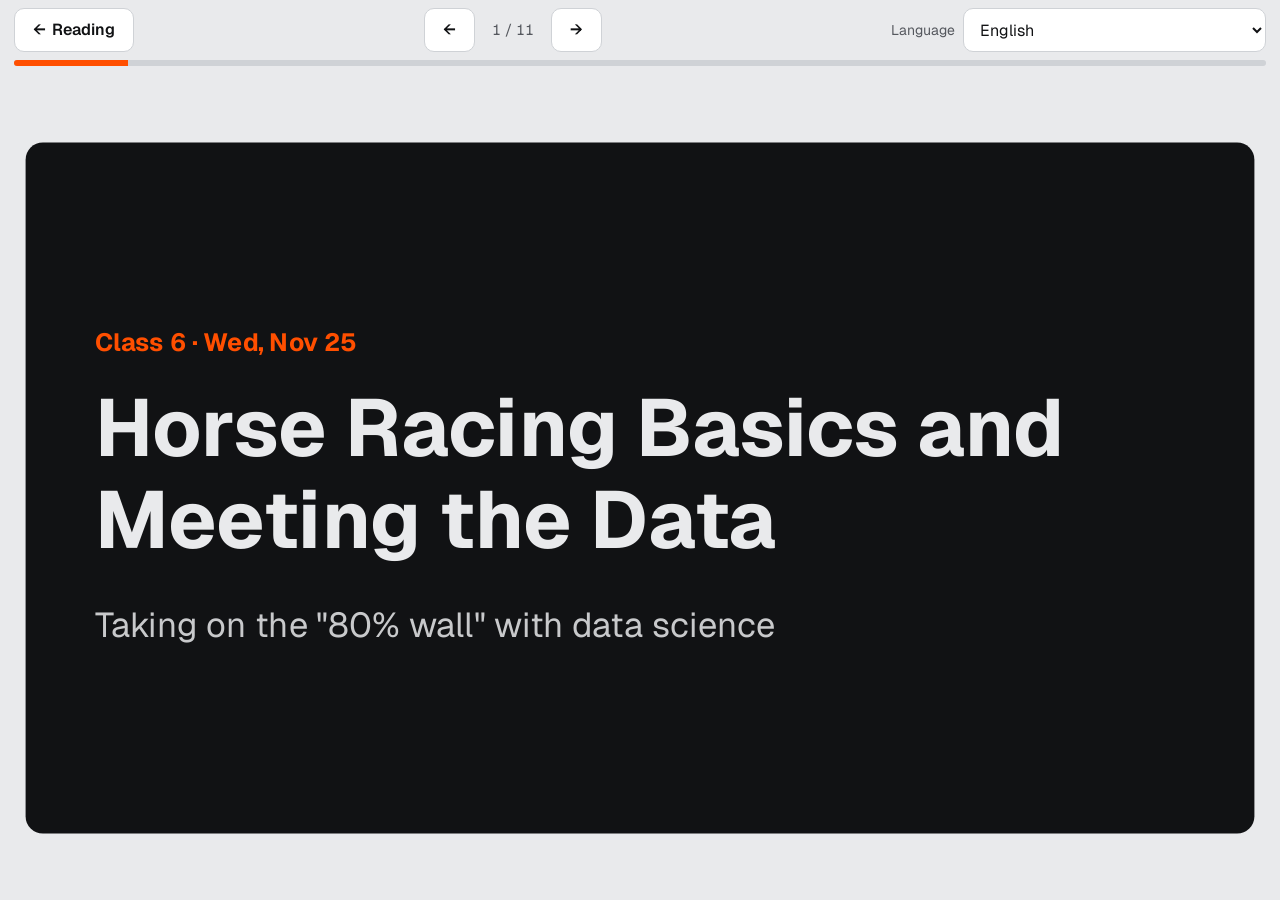
<file: lessons/01/slides.html>
<!DOCTYPE html>
<html lang="ja">
<head>
<meta charset="utf-8">
<meta name="viewport" content="width=device-width, initial-scale=1">
<title>データサイエンス 第1回</title>
<link rel="preconnect" href="https://fonts.googleapis.com"><link rel="preconnect" href="https://fonts.gstatic.com" crossorigin>
<link href="https://fonts.googleapis.com/css2?family=Geist:wght@400;600;700&family=Noto+Sans+JP:wght@400;700&family=Noto+Sans+SC:wght@400;700&family=Noto+Sans+Devanagari:wght@400;700&family=Noto+Sans+Bengali:wght@400;700&family=Noto+Sans+Sinhala:wght@400;700&family=Noto+Sans+Myanmar:wght@400;700&display=swap" rel="stylesheet">
<link rel="stylesheet" href="../../assets/style.css?v=20261125c">
<style>
html,body{height:100%}
body{display:flex;flex-direction:column;overflow:hidden}
.bar{display:flex;gap:10px;align-items:center;justify-content:space-between;padding:8px 14px;flex-wrap:wrap}
.bar .grp{display:flex;gap:8px;align-items:center;flex-wrap:wrap}
.bar .count{font-variant-numeric:tabular-nums;color:var(--sub);font-size:15px;min-width:4em;text-align:center}
.viewport{flex:1;position:relative;overflow:hidden}
.stage{position:absolute;left:50%;top:50%;width:1280px;height:720px;transform-origin:0 0;background:var(--card);border-radius:18px;padding:56px 72px;display:flex;flex-direction:column;overflow:hidden}
.stage h2{font-size:54px;line-height:1.15;margin:0 0 28px}
.stage ul{font-size:34px;line-height:1.5;margin:0;padding-left:1.1em}
.stage li{margin:6px 0}
.stage.title{justify-content:center;background:var(--ink);color:var(--bg)}
.stage.title h2{font-size:84px}
.stage.title p{font-size:36px;margin:0;opacity:.85}
.stage.title .k{font-size:26px;color:var(--acc);font-weight:700;margin-bottom:18px}
.stage.title rt{color:inherit;opacity:.7}
.twocol{display:grid;grid-template-columns:minmax(0,4fr) minmax(0,6fr);gap:36px;flex:1;min-height:0}
.twocol ul{font-size:30px}
.toolbox{overflow:auto;min-height:0}
.toolbox .tool{margin:0;font-size:18px}
.toolbox .tool h3{font-size:22px}
.big{font-size:44px;font-weight:700;color:var(--acc);margin-top:18px}
.pip{height:6px;background:var(--rule);border-radius:3px;margin:0 14px 10px;overflow:hidden}
.pip i{display:block;height:100%;background:var(--acc);width:0}
</style>
</head>
<body>
<div class="bar">
 <div class="grp"><a class="btn" id="home" href="index.html">← <span data-t="openRead"></span></a></div>
 <div class="grp"><button class="btn" id="prev" aria-label="prev">←</button><span class="count" id="count"></span><button class="btn" id="next" aria-label="next">→</button></div>
 <label class="langsel"><span data-t="lang"></span><select id="lang"></select></label>
</div>
<div class="pip"><i id="pip"></i></div>
<div class="viewport" id="vp"><div class="stage" id="stage"></div></div>
<script src="../../assets/core.js?v=20261125c"></script>
<script src="../../assets/schedule.js?v=20261125c"></script>
<script src="../../assets/tools.js?v=20261125c"></script>
<script>
{
const ID = "06";
const { rb, fill, detect, loadAll, langSelect, apply, fillText, locale, plain, esc } = window.AI;
let lang = detect(), U, L, i = 0;
const stage = document.getElementById("stage"), vp = document.getElementById("vp");
try { const h = parseInt(location.hash.slice(1), 10); if (h > 0) i = h - 1; } catch (e) {}
function fit() {
  const s = Math.min(vp.clientWidth / 1280, vp.clientHeight / 720) * 0.96;
  stage.style.transform = `scale(${s}) translate(-50%,-50%)`;
  stage.style.transformOrigin = "0 0";
  stage.style.left = "50%"; stage.style.top = "50%";
  stage.style.transform = `translate(-50%,-50%) scale(${s})`;
  stage.style.transformOrigin = "50% 50%";
}
function show() {
  const u = U.ui, S = L.slides, x = S[i], sch = SCHEDULE.find(z => z.id === ID);
  const li = a => `<ul>${a.map(b => `<li>${rb(b)}</li>`).join("")}</ul>`;
  stage.className = "stage" + (x.kind === "title" ? " title" : "");
  if (x.kind === "title") {
    stage.innerHTML = `<div class="k">${rb(fill(u.cls, { k: sch.n }))} · ${esc(fmtDate(sch.date, locale(lang)))}</div><h2>${rb(L.title)}</h2><p>${rb(L.sub)}</p>`;
  } else if (x.tool) {
    stage.innerHTML = `<h2>${rb(x.t)}</h2><div class="twocol"><div>${li(x.b || [])}</div><div class="toolbox"><div data-tool="${x.tool}"></div></div></div>`;
    Tools.mount(stage, u);
  } else {
    stage.innerHTML = `<h2>${rb(x.t)}</h2>${li(x.b || [])}${x.big ? `<div class="big">${rb(x.big)}</div>` : ""}`;
  }
  document.getElementById("count").textContent = `${i + 1} / ${S.length}`;
  document.getElementById("pip").style.width = ((i + 1) / S.length * 100) + "%";
  document.getElementById("prev").disabled = i === 0;
  document.getElementById("next").disabled = i === S.length - 1;
  try { history.replaceState(null, "", location.pathname + location.search + "#" + (i + 1)); } catch (e) {}
}
const go = d => { const n = i + d; if (!L || n < 0 || n >= L.slides.length) return; i = n; show(); };
async function render() {
  [U, L] = await loadAll(["../../assets/i18n", "i18n"], lang);
  apply(lang); fillText(U.ui);
  document.title = plain(L.title);
  document.getElementById("home").href = `index.html?lang=${lang}`;
  i = Math.min(i, L.slides.length - 1);
  show(); fit();
}
document.getElementById("prev").onclick = () => go(-1);
document.getElementById("next").onclick = () => go(1);
document.addEventListener("keydown", e => {
  if (e.target.closest("input,select,textarea")) return;
  if (e.key === "ArrowRight" || e.key === "PageDown") { e.preventDefault(); go(1); }
  if (e.key === "ArrowLeft" || e.key === "PageUp") { e.preventDefault(); go(-1); }
});
let sx = null;
vp.addEventListener("touchstart", e => { if (e.target.closest(".toolbox")) return; sx = e.touches[0].clientX; }, { passive: true });
vp.addEventListener("touchend", e => { if (sx === null) return; const dx = e.changedTouches[0].clientX - sx; if (Math.abs(dx) > 60) go(dx < 0 ? 1 : -1); sx = null; });
const ro = new ResizeObserver(fit); ro.observe(vp);
langSelect(document.getElementById("lang"), lang, v => { lang = v; render(); });
render();
}
</script>
</body>
</html>
</file>
<file: assets/style.css>
/* VOICE: friendly classroom material, clear and calm
   IDEA: a route map of lessons; each lesson is a station
   PICTURE: big interactive tools (binary cards, pixel grid, sound wave)
   COLOUR and TYPE: aluminium ground, black ink, one orange pointer; Geist + Noto
   LAYOUT: one readable column for reading, 16:9 stage for slides */
:root{color-scheme:light dark;--bg:light-dark(#e9eaec,#141517);--card:light-dark(#fff,#1d1f22);--ink:light-dark(#111214,#eceef0);--sub:light-dark(#55585e,#a3a7ae);--line:light-dark(#111214,#d8dbe0);--rule:light-dark(#cfd2d6,#2e3136);--acc:#ff4f00;--accsoft:light-dark(#ffe6da,#3a1c0f);--acctext:light-dark(#9a2f00,#ffb08c);--ok:light-dark(#0b7a43,#5fd39a);--ng:light-dark(#b3261e,#ff8a80)}
:root[data-theme=light]{color-scheme:light}:root[data-theme=dark]{color-scheme:dark}
*{box-sizing:border-box;min-width:0}
body{margin:0;background:var(--bg);color:var(--ink);font:17px/1.75 "Geist","Noto Sans JP","Noto Sans SC","Noto Sans Devanagari","Noto Sans Bengali","Noto Sans Sinhala","Noto Sans Myanmar",system-ui,sans-serif;overflow-x:clip}
html:lang(my) body{line-height:1.95}
rt{font-size:.55em;color:var(--sub)}
a{color:inherit;text-decoration-color:var(--acc);text-underline-offset:3px}
h1{font-size:clamp(30px,5vw,46px);line-height:1.15;margin:0 0 10px;text-wrap:balance}
h2{font-size:clamp(22px,3vw,28px);line-height:1.3;margin:0 0 12px}
h3{font-size:18px;margin:18px 0 8px}
.wrap{max-width:860px;margin:0 auto;padding:0 max(4vw,16px)}
.top{display:flex;justify-content:space-between;align-items:center;gap:12px;flex-wrap:wrap;padding:16px 0}
.top a.home{font-weight:700;text-decoration:none}
.langsel{display:flex;align-items:center;gap:8px;font-size:14px;color:var(--sub)}
.langsel span{white-space:nowrap}
select,input[type=text]{min-height:44px;font:inherit;font-size:16px;color:var(--ink);background:var(--card);border:1px solid var(--rule);border-radius:10px;padding:0 12px;max-width:100%}
select:focus-visible,input:focus-visible,button:focus-visible,a:focus-visible{outline:3px solid var(--acc);outline-offset:2px}
.btn{min-height:44px;padding:0 18px;border-radius:10px;border:1px solid var(--rule);background:var(--card);color:var(--ink);font:inherit;font-size:16px;font-weight:600;cursor:pointer;display:inline-flex;align-items:center;gap:6px;text-decoration:none}
.btn:hover{border-color:var(--ink)}
.btn.primary{background:var(--acc);border-color:var(--acc);color:#fff}
.card{background:var(--card);border-radius:16px;padding:clamp(18px,3vw,32px);margin:18px 0}
.tag{display:inline-block;font-size:13px;font-weight:600;background:var(--accsoft);color:var(--acctext);padding:3px 10px;border-radius:999px}
.note{font-size:14px;color:var(--sub)}
.goal li,.sum li{margin:4px 0}
.goalbox{border:2px solid var(--acc);border-radius:16px;padding:6px 22px 14px;background:var(--card)}
/* tools */
.tool{background:var(--bg);border-radius:14px;padding:16px;margin:16px 0}
.tool h3{margin-top:0}
.tool .help{font-size:14px;color:var(--sub);margin:0 0 12px}
.bits{display:grid;grid-template-columns:repeat(8,minmax(0,1fr));gap:6px}
.bit{border:2px solid var(--line);border-radius:10px;background:var(--card);color:var(--ink);font:inherit;cursor:pointer;padding:8px 2px;display:flex;flex-direction:column;align-items:center;gap:2px;min-height:76px}
.bit .v{font-size:13px;color:var(--sub)}
.bit .b{font-size:26px;font-weight:700;line-height:1}
.bit[aria-pressed=true]{background:var(--ink);color:var(--bg);border-color:var(--ink)}
.bit[aria-pressed=true] .v{color:var(--bg)}
.readout{display:flex;flex-wrap:wrap;gap:8px 24px;align-items:baseline;margin-top:12px}
.readout b{font-size:32px;font-variant-numeric:tabular-nums}
.challenge{display:flex;flex-wrap:wrap;gap:8px 14px;align-items:center;margin-top:10px}
.okmsg{color:var(--ok);font-weight:700}
.chars{width:100%;border-collapse:collapse;margin-top:12px;font-size:15px}
.chars th,.chars td{text-align:left;padding:6px 8px;border-bottom:1px solid var(--rule);vertical-align:top}
.chars th{font-size:13px;color:var(--sub);font-weight:500}
.chars td.c{font-size:24px}
.chars code{font-family:ui-monospace,SFMono-Regular,Menlo,monospace;font-size:13px;overflow-wrap:anywhere}
.pxwrap{display:flex;flex-wrap:wrap;gap:16px;align-items:flex-start}
.px{display:grid;grid-template-columns:repeat(8,30px);gap:2px;background:var(--rule);padding:2px;border-radius:6px;touch-action:none}
.px button{width:30px;height:30px;border:0;padding:0;background:#fff;cursor:pointer}
.px button[aria-pressed=true]{background:#111214}
.pxcode{font-family:ui-monospace,SFMono-Regular,Menlo,monospace;font-size:16px;line-height:32px;margin:0;letter-spacing:2px}
.colwrap{display:flex;flex-wrap:wrap;gap:16px;align-items:center}
.swatch{width:120px;height:120px;border-radius:14px;border:1px solid var(--rule)}
.sliders{flex:1 1 220px;display:grid;gap:8px}
.sliders label{display:grid;grid-template-columns:3.5em minmax(0,1fr) 3em;gap:8px;align-items:center;font-size:15px}
.sliders output{font-variant-numeric:tabular-nums;text-align:right}
input[type=range]{width:100%;accent-color:var(--acc);min-height:32px}
.wave svg{width:100%;height:auto;display:block;background:var(--card);border-radius:10px}
/* quiz */
.q{border-top:1px solid var(--rule);padding:14px 0}
.q:first-of-type{border-top:0}
.q p{font-weight:600;margin:0 0 8px}
.opts{display:grid;gap:8px}
.opts label{display:flex;gap:10px;align-items:center;background:var(--bg);border-radius:10px;padding:8px 12px;cursor:pointer;min-height:44px}
.opts input{width:20px;height:20px;accent-color:var(--acc);flex:none}
.fb{margin:8px 0 0;font-size:15px}
.fb.ok b{color:var(--ok)}.fb.ng b{color:var(--ng)}
.err{color:var(--ng);font-size:14px;margin:8px 0 0}
.score{font-size:22px;font-weight:700;margin:12px 0}
footer{padding:24px 0 40px;font-size:14px;color:var(--sub)}
@media(max-width:520px){.px{grid-template-columns:repeat(8,26px)}.px button{width:26px;height:26px}.bit .b{font-size:20px}.bit{min-height:64px}.bits{gap:4px}}
@media(prefers-reduced-motion:no-preference){.bit{transition:background .15s,color .15s}}
/* encodings */
.chips{display:flex;flex-wrap:wrap;gap:6px;margin:4px 0}
.chip{min-height:40px;min-width:44px;padding:0 12px;border-radius:999px;border:1px solid var(--rule);background:var(--card);color:var(--ink);font:inherit;font-size:18px;cursor:pointer}
.chip:hover{border-color:var(--ink)}
.enccard{background:var(--card);border-radius:12px;padding:12px;margin-top:12px}
.encch{font-size:44px;line-height:1.2;display:flex;align-items:baseline;gap:14px;flex-wrap:wrap}
.encch span{font-size:14px;color:var(--sub);font-family:ui-monospace,SFMono-Regular,Menlo,monospace}
.chars.enc th span{display:block;font-size:12px;color:var(--sub);font-weight:400}
.chars.enc tbody th{font-weight:600;font-size:14px;white-space:nowrap;color:var(--ink)}
.chars.enc code.hx{font-size:17px;font-weight:700;color:var(--acctext)}
.chars.enc tr.no td{color:var(--sub)}
.mojisel{display:flex;flex-wrap:wrap;gap:8px 12px;align-items:flex-end;margin:10px 0}
.mojisel label{display:grid;gap:2px;font-size:14px;color:var(--sub)}
.mojisel .arrow{font-size:24px;padding-bottom:6px}
.mojiout{background:var(--card);border-radius:12px;padding:12px;display:grid;gap:8px;margin-top:8px}
.mojiout code{display:block;font-family:ui-monospace,SFMono-Regular,Menlo,monospace;font-size:14px;overflow-wrap:anywhere}
.o-res{font-size:28px;line-height:1.4;overflow-wrap:anywhere}
/* photo */
.photowrap{display:flex;flex-wrap:wrap;gap:16px;align-items:flex-start;margin-top:10px}
.mosaic{width:min(100%,384px);height:auto;image-rendering:pixelated;border-radius:8px;touch-action:none;cursor:crosshair;background:var(--card)}
.pxinfo{flex:1 1 260px}
.pxsw{height:56px;border-radius:10px;border:1px solid var(--rule);margin-bottom:6px}
.pxinfo table{width:100%}.pxinfo th{white-space:nowrap;padding-right:6px;font-size:13px;color:var(--sub);font-weight:500}.pxinfo td{white-space:nowrap;padding:6px 4px}.pxinfo code{font-size:13px}
.ch{display:inline-block;width:1.4em;text-align:center;border-radius:4px;font-weight:700;font-size:12px;color:#fff}
.ch0{background:#d62828}.ch1{background:#2a9d3a}.ch2{background:#1e5bd8}
/* horse racing */
.racehead{display:flex;flex-wrap:wrap;gap:4px 14px;align-items:baseline;margin:6px 0}
.racehead span{color:var(--sub);font-size:14px}
.racecard td,.racecard th{white-space:nowrap}
.racecard td.hn{font-weight:700}
.waku{display:inline-grid;place-items:center;width:26px;height:26px;border-radius:4px;border:1px solid #999;font-weight:700;font-size:14px}
.oddsrows{display:grid;gap:6px}
.orow{display:grid;grid-template-columns:minmax(0,9em) minmax(0,1fr) 4.5em 4.5em 4.8em;gap:8px;align-items:center;background:var(--card);border-radius:10px;padding:6px 10px;font-size:15px}
.orow .on{font-weight:600;overflow:hidden;text-overflow:ellipsis;white-space:nowrap}
.orow .ob,.orow .op{color:var(--sub);font-size:13px;text-align:right;white-space:nowrap}
.orow .oo{font-weight:700;font-size:20px;text-align:right;font-variant-numeric:tabular-nums;white-space:nowrap}
.orow.fav{outline:2px solid var(--acc)}
.osum{margin-top:10px;font-size:15px}
@media(max-width:560px){.orow{grid-template-columns:minmax(0,1fr) 5.4em 4.6em;}.orow input{grid-column:1/-1;grid-row:2}.orow .ob{display:none}}
/* lesson figures */
.pf{display:grid;grid-template-columns:minmax(0,1fr) 340px;gap:18px;align-items:center;margin:6px 0 14px}
.pf>p{margin:0}
.fig{margin:0;background:light-dark(#f6f7f8,#16181b);border:1px solid var(--rule);border-radius:12px;padding:8px}
.fig svg{display:block;width:100%;height:auto;font-family:Geist,"Noto Sans JP","Noto Sans SC","Noto Sans Devanagari","Noto Sans Bengali","Noto Sans Sinhala","Noto Sans Myanmar",sans-serif}
.fig.wide{grid-column:1/-1;max-width:420px;justify-self:center;width:100%}
.fig text{fill:var(--ink)}
.fig .fa{fill:var(--acc)}.fig .fs{fill:var(--sub)}.fig .fc{fill:var(--card)}.fig .fsoft{fill:var(--accsoft)}.fig .fat{fill:var(--acctext)}.fig .fok{fill:var(--ok)}.fig .fng{fill:var(--ng)}
.fig .sa{stroke:var(--acc)}.fig .sr{stroke:var(--rule)}.fig .sl{stroke:var(--line)}.fig .ss{stroke:var(--sub)}.fig .sok{stroke:var(--ok)}.fig .sng{stroke:var(--ng)}
.fig .land{fill:light-dark(#d9dde2,#33373d);stroke:var(--sub);stroke-width:.6}
@media (max-width:640px){.pf{grid-template-columns:1fr;gap:8px}.fig{max-width:380px;width:100%;justify-self:center}}
</file>
